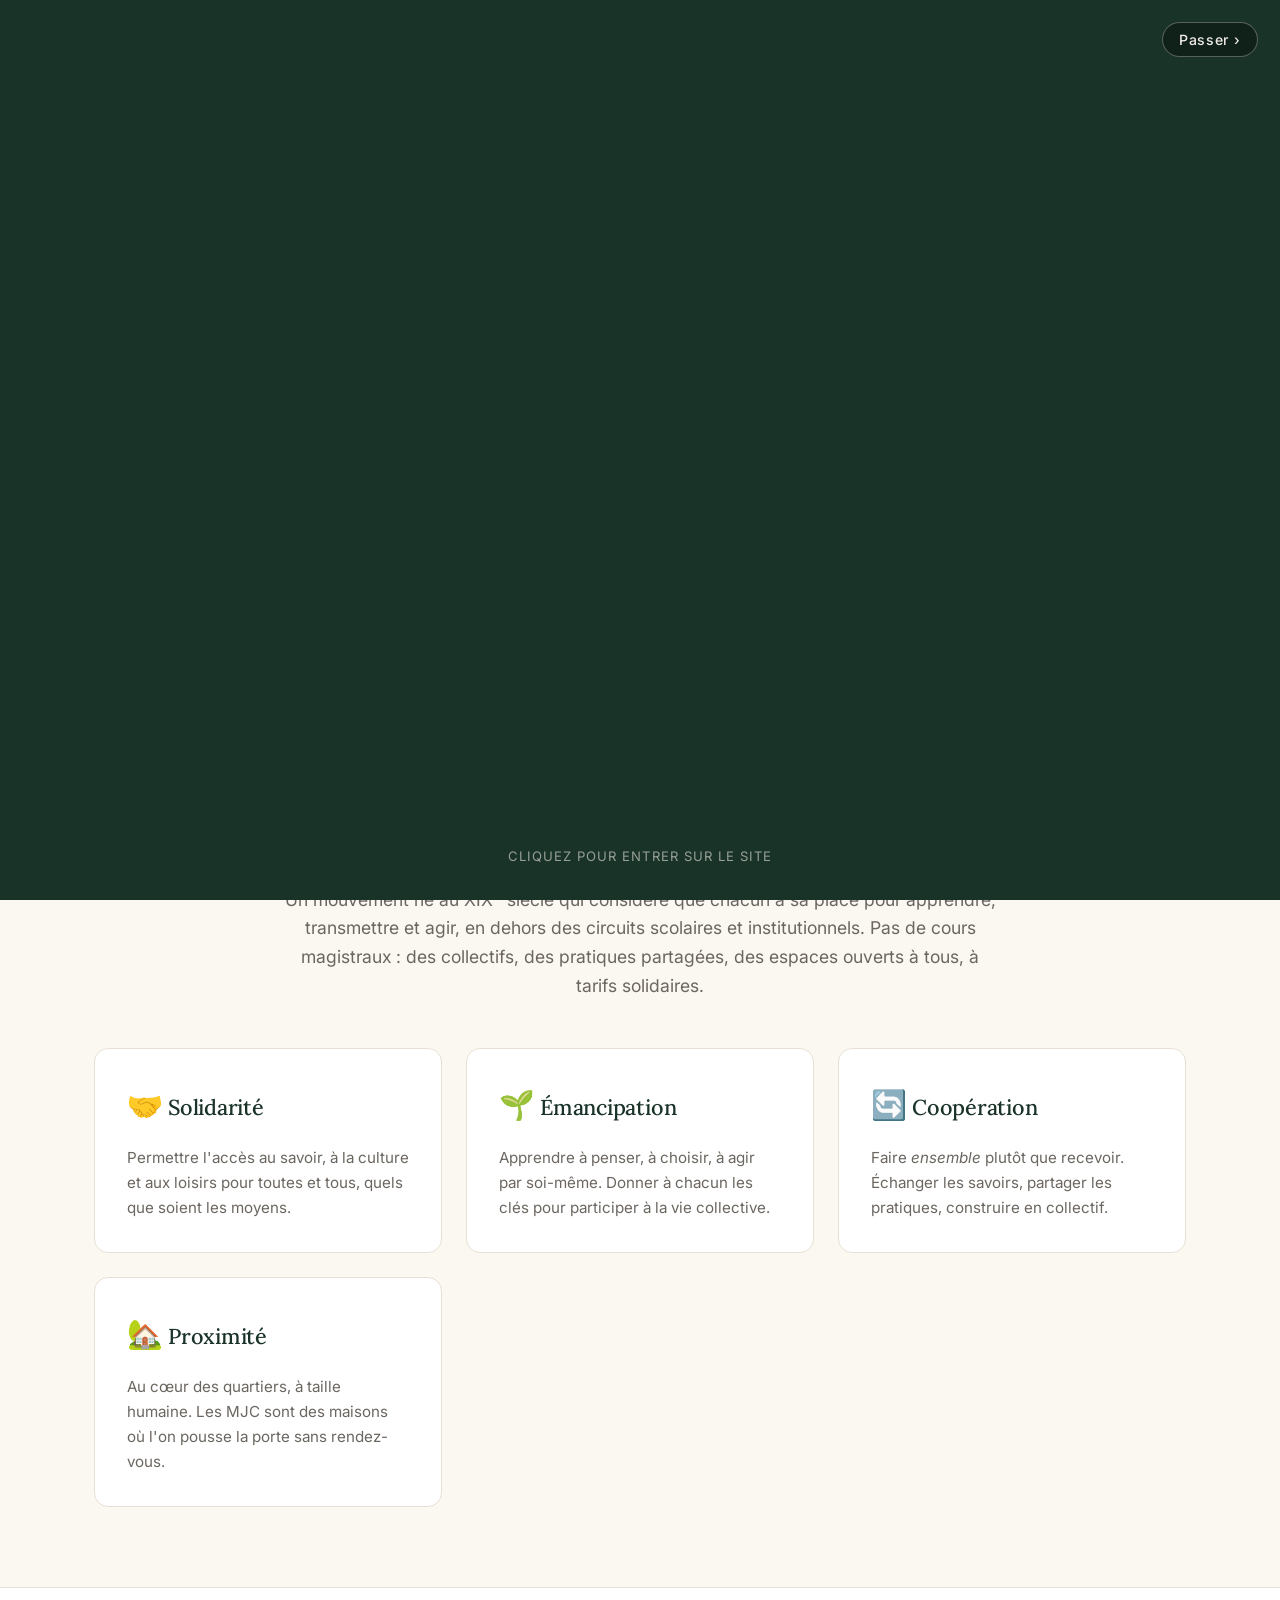
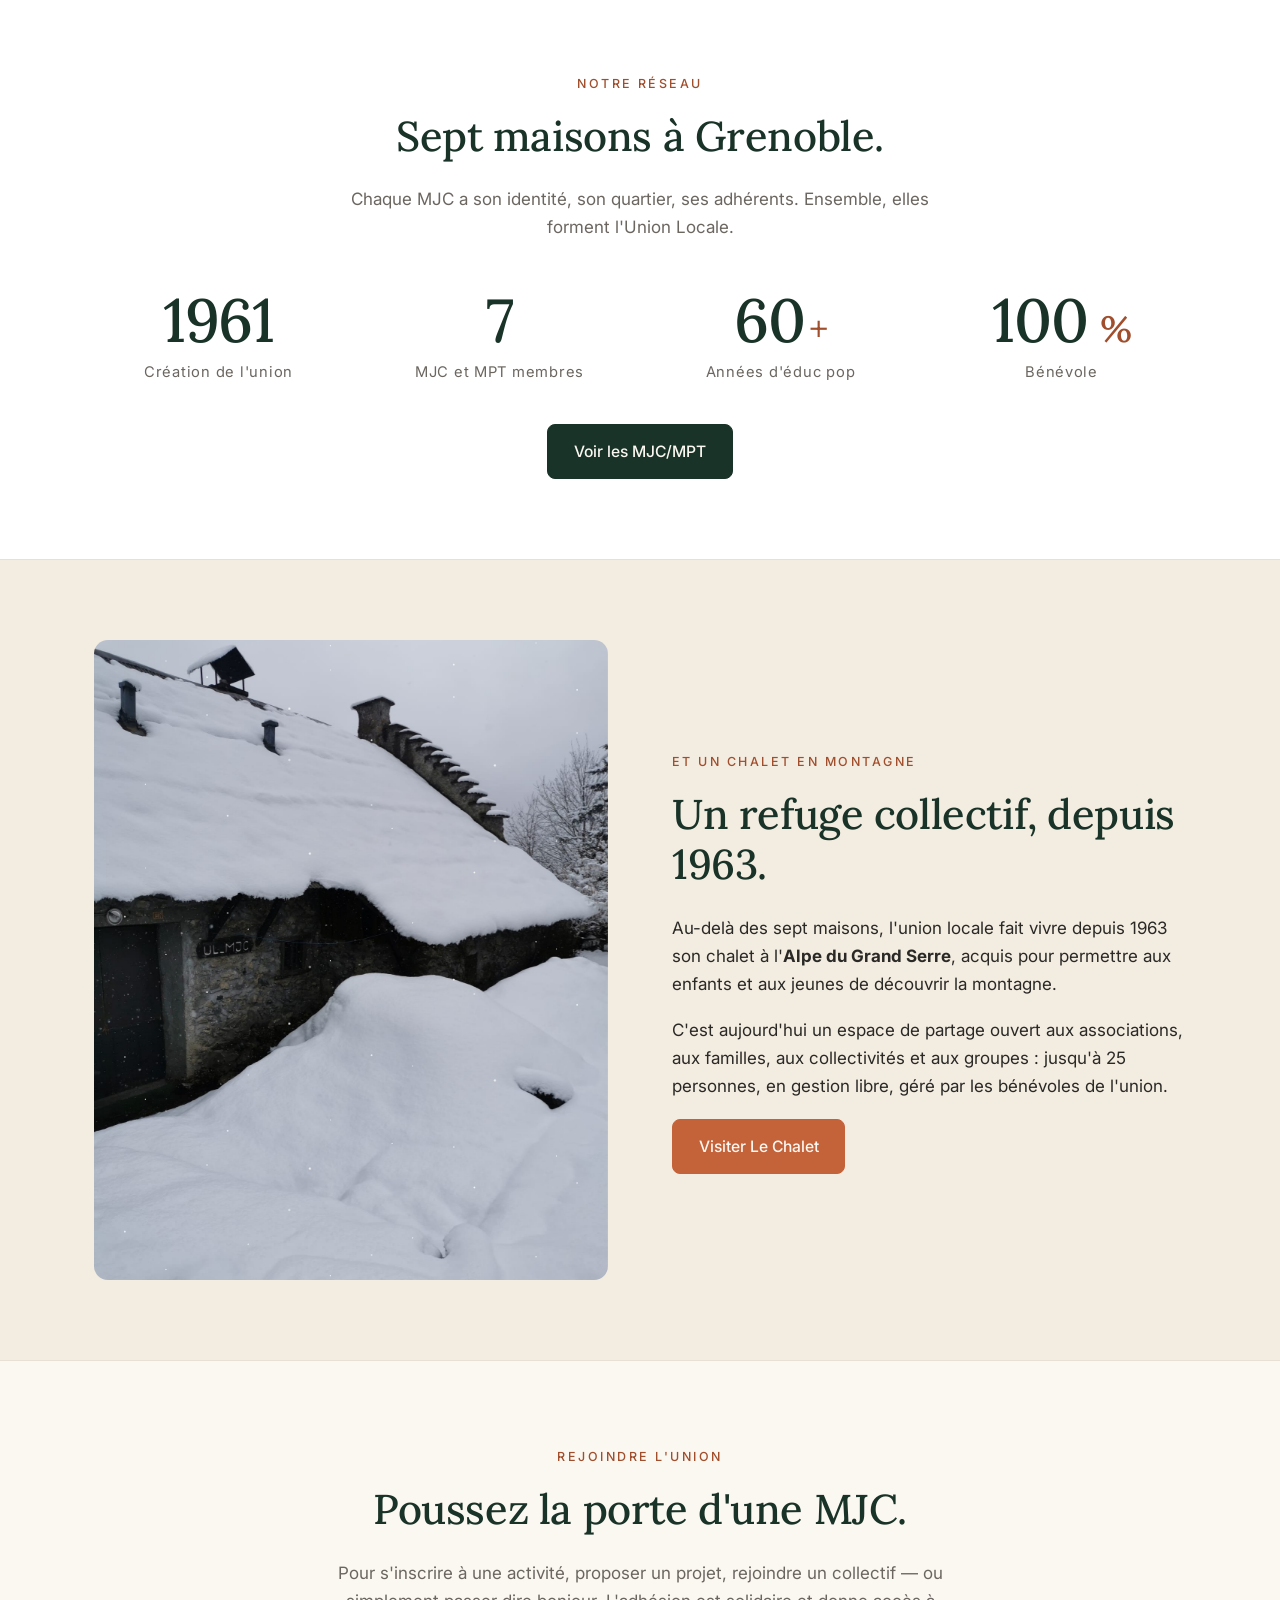
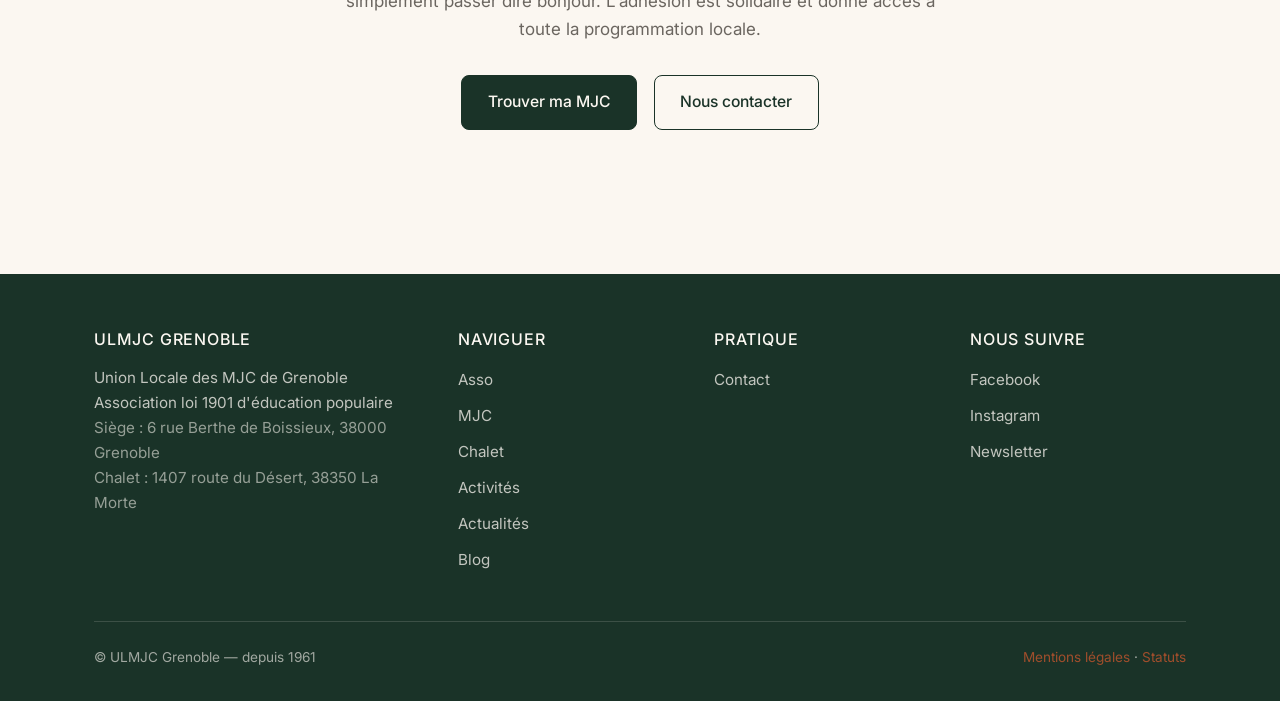
<file: index.html>
<!DOCTYPE html>
<html lang="fr">
<head>
<meta charset="UTF-8">
<meta name="viewport" content="width=device-width, initial-scale=1.0">
<meta name="description" content="L'Union Locale des MJC de Grenoble fédère 7 maisons de quartier qui font vivre l'éducation populaire depuis 1961. Et un chalet à l'Alpe du Grand Serre.">
<title>ULMJC Grenoble — l'éducation populaire en mouvement</title>
<link rel="preconnect" href="https://fonts.googleapis.com">
<link rel="preconnect" href="https://fonts.gstatic.com" crossorigin>
<link href="https://fonts.googleapis.com/css2?family=Inter:wght@300;400;500;600&family=Lora:wght@400;500;600;700&display=swap" rel="stylesheet">
<link rel="canonical" href="https://site.ulmjcgrenoble.org/">
<link rel="stylesheet" href="css/style.css?v=20260524-14">
<!-- Matomo Analytics - mode anonyme (sans cookies, IP anonymisee) -->
<script>
  var _paq = window._paq = window._paq || [];
  _paq.push(['disableCookies']);
  _paq.push(['setDoNotTrack', true]);
  _paq.push(['trackPageView']);
  _paq.push(['enableLinkTracking']);
  (function() {
    var u = "//stats.ulmjcgrenoble.org/matomo/";
    _paq.push(['setTrackerUrl', u + 'matomo.php']);
    _paq.push(['setSiteId', '1']);
    var d = document, g = d.createElement('script'), s = d.getElementsByTagName('script')[0];
    g.async = true; g.src = u + 'matomo.js'; s.parentNode.insertBefore(g, s);
  })();
</script>
<!-- End Matomo -->
<!-- Données structurées : identité de l'association pour Google -->
<script type="application/ld+json">
{
  "@context": "https://schema.org",
  "@graph": [
    {
      "@type": "Organization",
      "@id": "https://site.ulmjcgrenoble.org/#organization",
      "name": "Union Locale des MJC de Grenoble",
      "alternateName": ["ULMJC Grenoble", "ULMJC", "Union Locale des Maisons de la Jeunesse et de la Culture de Grenoble"],
      "url": "https://site.ulmjcgrenoble.org/",
      "foundingDate": "1961-09-27",
      "description": "Association loi 1901 d'éducation populaire qui fédère sept MJC et Maisons Pour Tous de Grenoble et gère un chalet à l'Alpe du Grand Serre.",
      "email": "ulmjc.gre@free.fr",
      "address": {
        "@type": "PostalAddress",
        "streetAddress": "6 rue Berthe de Boissieux",
        "postalCode": "38000",
        "addressLocality": "Grenoble",
        "addressCountry": "FR"
      }
    },
    {
      "@type": "WebSite",
      "@id": "https://site.ulmjcgrenoble.org/#website",
      "url": "https://site.ulmjcgrenoble.org/",
      "name": "ULMJC Grenoble",
      "inLanguage": "fr",
      "publisher": { "@id": "https://site.ulmjcgrenoble.org/#organization" }
    }
  ]
}
</script>
</head>
<body>

<!-- Splash d'intro : logo animé, affiché 1× par session, skipable -->
<div id="splash" class="splash" role="dialog" aria-label="Intro animée du logo ULMJC">
  <video id="splash-video" class="splash-video" playsinline muted preload="auto" aria-hidden="true">
    <source src="videos/intro.mp4" type="video/mp4">
  </video>
  <button type="button" class="splash-skip" aria-label="Passer l'intro">Passer&nbsp;›</button>
  <div class="splash-hint" aria-hidden="true">Cliquez pour entrer sur le site</div>
</div>

<header class="site-header">
  <div class="container nav">
    <a href="index.html" class="brand">
      ULMJC<span class="brand-sub">Grenoble</span>
    </a>
    <button class="nav-toggle" aria-label="Menu" onclick="document.getElementById('nav-links').classList.toggle('open')">☰</button>
    <ul class="nav-links" id="nav-links">
      <li><a href="index.html" class="active">Accueil</a></li>
      <li><a href="asso.html">Asso</a></li>
      <li><a href="les-mjc.html">MJC</a></li>
      <li><a href="chalet.php">Chalet</a></li>
      <li><a href="activites.php">Activités</a></li>
      <li><a href="actus.php">Actualités</a></li>
      <li><a href="blog.php">Blog</a></li>
      <li><a href="partenariats.php">Partenaires</a></li>
      <li><a href="contact.html">Contact</a></li>
    </ul>
  </div>
</header>

<section class="hero has-photo" data-weather-target>
  <div class="hero-bg-wrap" data-parallax>
    <video class="hero-bg" autoplay muted loop playsinline preload="metadata" poster="images/bastille.jpg" aria-hidden="true" data-loop-start="0" data-loop-end="11.2">
      <source src="videos/hero.mp4" type="video/mp4">
    </video>
  </div>
  <div class="hero-overlay"></div>
  <div class="hero-vignette"></div>
  <div class="weather-fx" aria-hidden="true"></div>
  <div class="container hero-content">
    <span class="section-eyebrow">Union Locale des MJC de Grenoble · depuis 1961</span>
    <h1>Sept maisons, un mouvement.</h1>
    <p class="lede">
      Depuis 1961, l'Union Locale des MJC de Grenoble fédère <strong>sept maisons de quartier</strong>
      qui font vivre l'éducation populaire&nbsp;: des lieux ouverts à tous pour apprendre, créer, débattre,
      faire ensemble. Et un chalet en montagne, à partager.
    </p>
    <div class="hero-actions">
      <a href="les-mjc.html" class="btn">Trouver une MJC</a>
      <a href="chalet.php" class="btn btn-ghost">Découvrir Le Chalet</a>
    </div>
  </div>
</section>

<section>
  <div class="container">
    <div class="center reveal" style="max-width: 720px; margin: 0 auto;">
      <span class="section-eyebrow">L'éducation populaire</span>
      <h2>Apprendre, créer, agir — ensemble.</h2>
      <p style="color: var(--ink-soft); font-size: 1.1rem; margin-top: 1rem;">
        Un mouvement né au XIX<sup>e</sup> siècle qui considère que chacun a sa place pour apprendre,
        transmettre et agir, en dehors des circuits scolaires et institutionnels. Pas de cours magistraux&nbsp;:
        des collectifs, des pratiques partagées, des espaces ouverts à tous, à tarifs solidaires.
      </p>
    </div>
    <div class="cards reveal-stagger">
      <div class="card">
        <div class="icon">🤝</div>
        <h3>Solidarité</h3>
        <p>Permettre l'accès au savoir, à la culture et aux loisirs pour toutes et tous, quels que soient les moyens.</p>
      </div>
      <div class="card">
        <div class="icon">🌱</div>
        <h3>Émancipation</h3>
        <p>Apprendre à penser, à choisir, à agir par soi-même. Donner à chacun les clés pour participer à la vie collective.</p>
      </div>
      <div class="card">
        <div class="icon">🔄</div>
        <h3>Coopération</h3>
        <p>Faire <em>ensemble</em> plutôt que recevoir. Échanger les savoirs, partager les pratiques, construire en collectif.</p>
      </div>
      <div class="card">
        <div class="icon">🏡</div>
        <h3>Proximité</h3>
        <p>Au cœur des quartiers, à taille humaine. Les MJC sont des maisons où l'on pousse la porte sans rendez-vous.</p>
      </div>
    </div>
  </div>
</section>

<section style="background: var(--bg-card);">
  <div class="container">
    <div class="center reveal">
      <span class="section-eyebrow">Notre réseau</span>
      <h2>Sept maisons à Grenoble.</h2>
      <p style="max-width: 620px; margin: 1rem auto 0; color: var(--ink-soft);">
        Chaque MJC a son identité, son quartier, ses adhérents. Ensemble, elles forment l'Union Locale.
      </p>
    </div>
    <div class="stats reveal-stagger">
      <div class="stat">
        <span class="stat-num"><span data-count="1961">0</span></span>
        <span class="stat-label">Création de l'union</span>
      </div>
      <div class="stat">
        <span class="stat-num"><span data-count="7">0</span></span>
        <span class="stat-label">MJC et MPT membres</span>
      </div>
      <div class="stat">
        <span class="stat-num"><span data-count="60">0</span><span class="stat-suffix">+</span></span>
        <span class="stat-label">Années d'éduc pop</span>
      </div>
      <div class="stat">
        <span class="stat-num"><span data-count="100">0</span><span class="stat-suffix">&nbsp;%</span></span>
        <span class="stat-label">Bénévole</span>
      </div>
    </div>
    <div class="center" style="margin-top: 2.5rem;">
      <a href="les-mjc.html" class="btn">Voir les MJC/MPT</a>
    </div>
  </div>
</section>

<section style="background: var(--bg-soft);">
  <div class="container">
    <div class="split reveal">
      <div class="split-img split-img-portrait"><img src="images/chalet-neige.jpg" alt="Le chalet ULMJC sous la neige à l'Alpe du Grand Serre" loading="lazy"></div>
      <div>
        <span class="section-eyebrow">Et un chalet en montagne</span>
        <h2>Un refuge collectif, depuis 1963.</h2>
        <p>
          Au-delà des sept maisons, l'union locale fait vivre depuis 1963 son chalet à l'<strong>Alpe du Grand Serre</strong>,
          acquis pour permettre aux enfants et aux jeunes de découvrir la montagne.
        </p>
        <p>
          C'est aujourd'hui un espace de partage ouvert aux associations, aux familles, aux collectivités et aux groupes&nbsp;:
          jusqu'à 25 personnes, en gestion libre, géré par les bénévoles de l'union.
        </p>
        <a href="chalet.php" class="btn btn-accent">Visiter Le Chalet</a>
      </div>
    </div>
  </div>
</section>

<section>
  <div class="container center reveal">
    <span class="section-eyebrow">Rejoindre l'union</span>
    <h2>Poussez la porte d'une MJC.</h2>
    <p style="max-width: 620px; margin: 0 auto 2rem; color: var(--ink-soft);">
      Pour s'inscrire à une activité, proposer un projet, rejoindre un collectif — ou simplement passer dire bonjour.
      L'adhésion est solidaire et donne accès à toute la programmation locale.
    </p>
    <a href="les-mjc.html" class="btn">Trouver ma MJC</a>
    <a href="contact.html" class="btn btn-ghost" style="margin-left: 0.75rem;">Nous contacter</a>
  </div>
</section>

<footer class="site-footer">
  <div class="container">
    <div class="footer-grid">
      <div>
        <h4>ULMJC Grenoble</h4>
        <p>
          Union Locale des MJC de Grenoble<br>
          Association loi 1901 d'éducation populaire<br>
          <span class="muted">Siège : 6 rue Berthe de Boissieux, 38000 Grenoble</span><br>
          <span class="muted">Chalet : 1407 route du Désert, 38350 La Morte</span>
        </p>
      </div>
      <div>
        <h4>Naviguer</h4>
        <ul>
          <li><a href="asso.html">Asso</a></li>
          <li><a href="les-mjc.html">MJC</a></li>
          <li><a href="chalet.php">Chalet</a></li>
          <li><a href="activites.php">Activités</a></li>
          <li><a href="actus.php">Actualités</a></li>
      <li><a href="blog.php">Blog</a></li>
        </ul>
      </div>
      <div>
        <h4>Pratique</h4>
        <ul>
          <li><a href="contact.html">Contact</a></li>
        </ul>
      </div>
      <div>
        <h4>Nous suivre</h4>
        <ul>
          <li><a href="#">Facebook</a></li>
          <li><a href="#">Instagram</a></li>
          <li><a href="mailto:ulmjc.gre@free.fr">Newsletter</a></li>
        </ul>
      </div>
    </div>
    <div class="footer-bottom">
      <span>© ULMJC Grenoble — depuis 1961</span>
      <span><a href="mentions-legales.html">Mentions légales</a> · <a href="#">Statuts</a></span>
    </div>
  </div>
</footer>

<script src="js/main.js?v=20260524-14"></script>

</body>
</html>
</file>
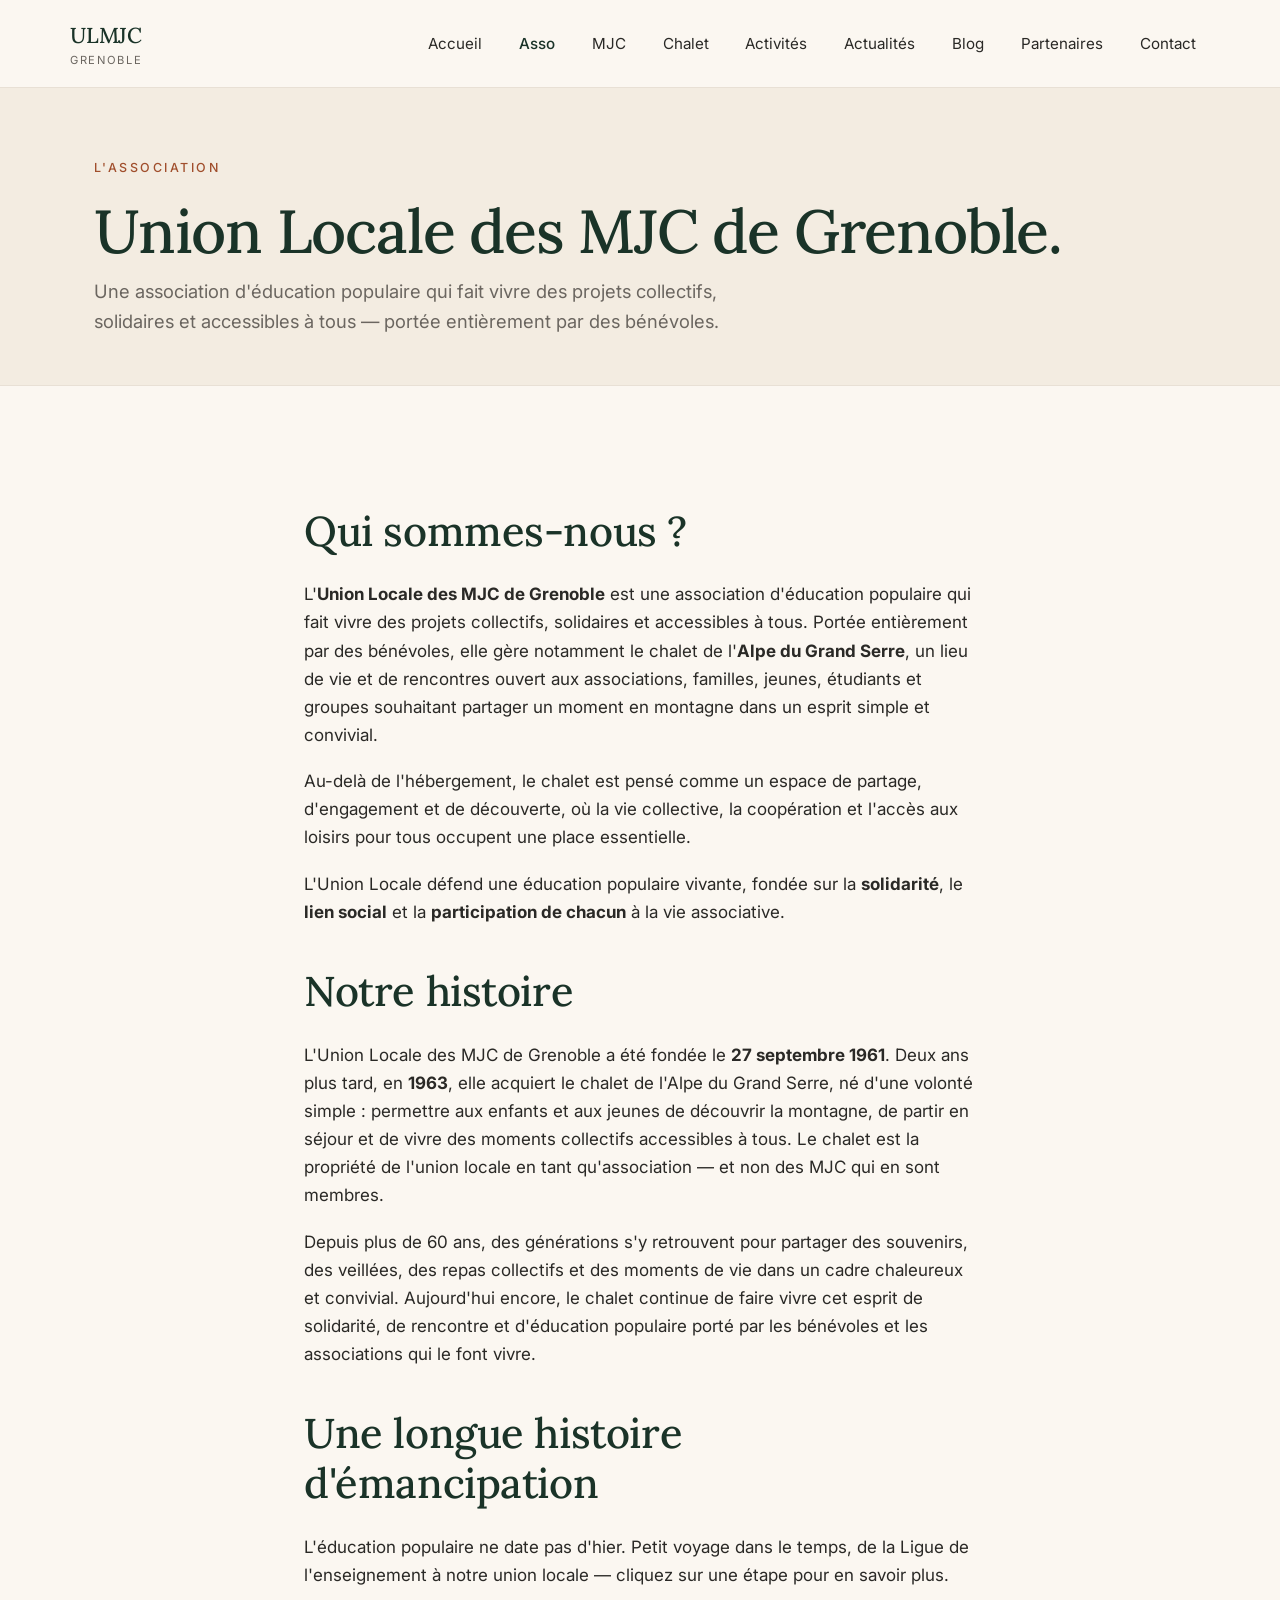
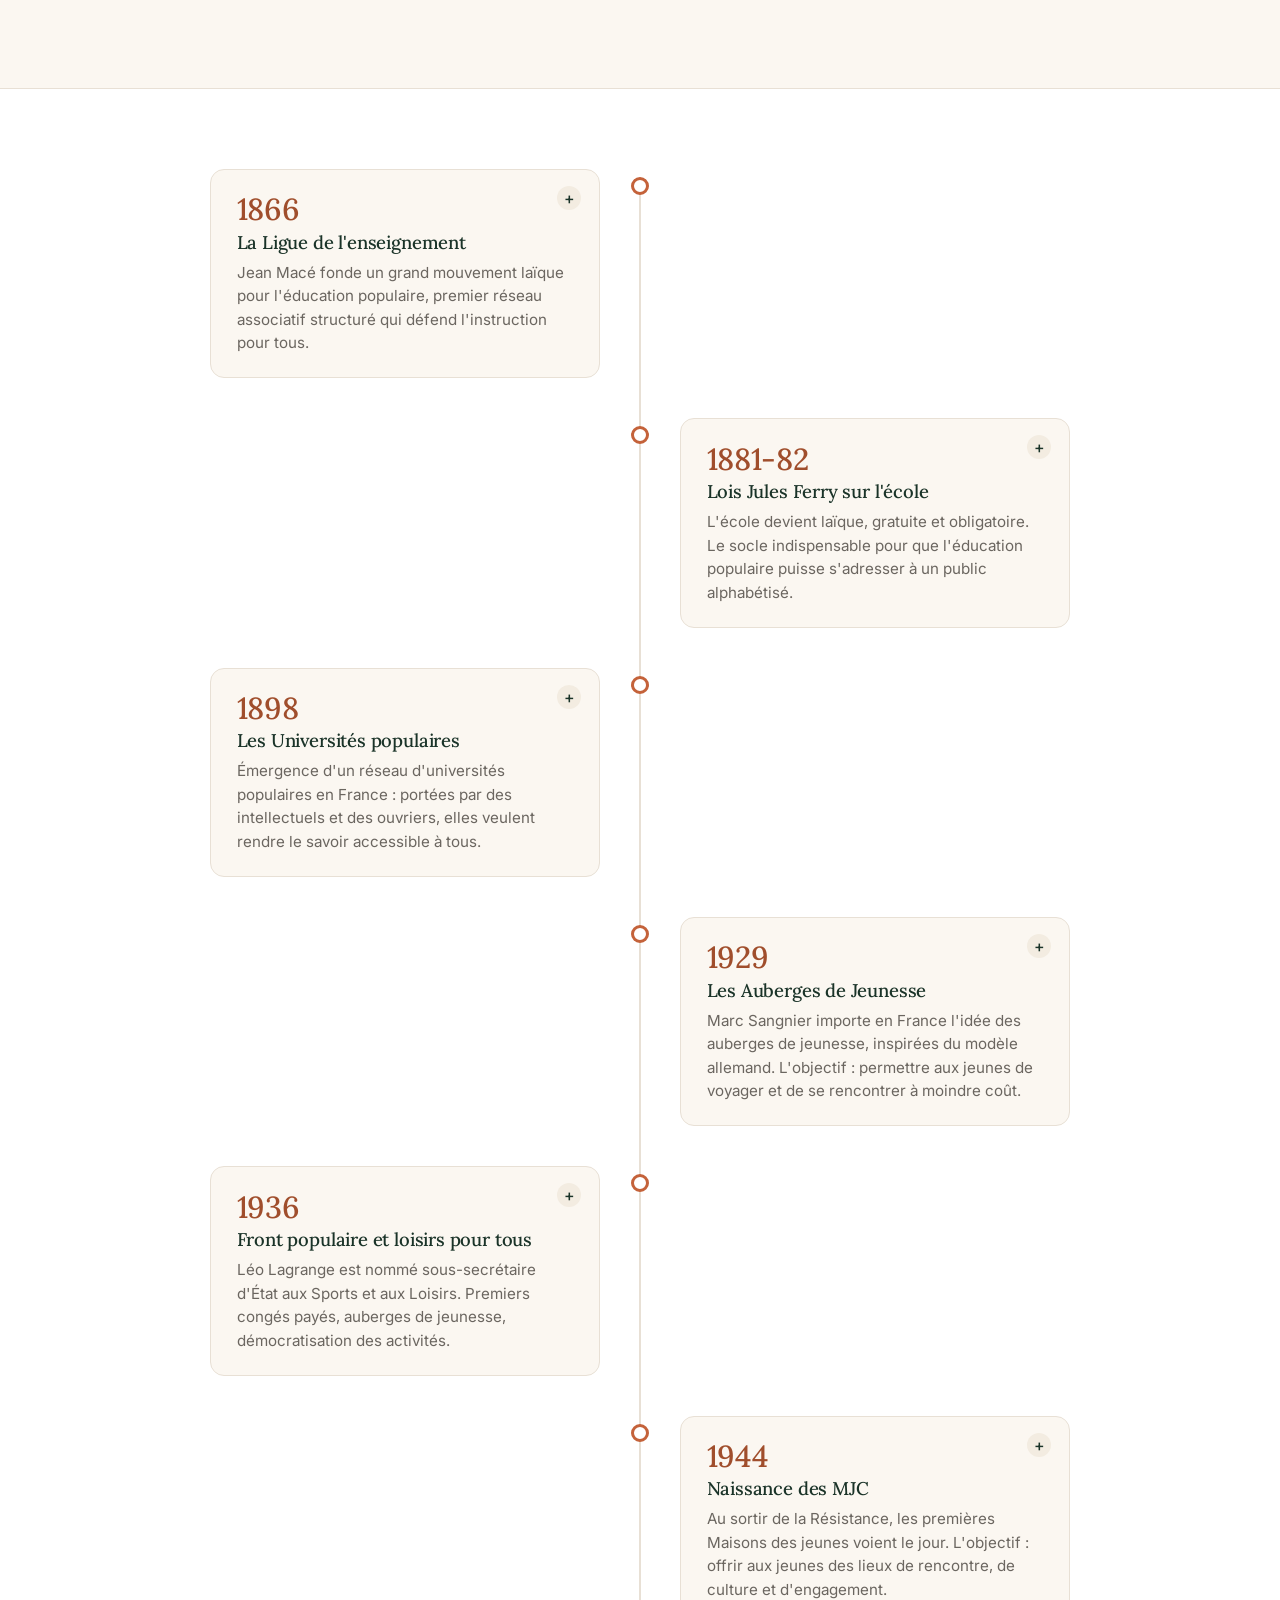
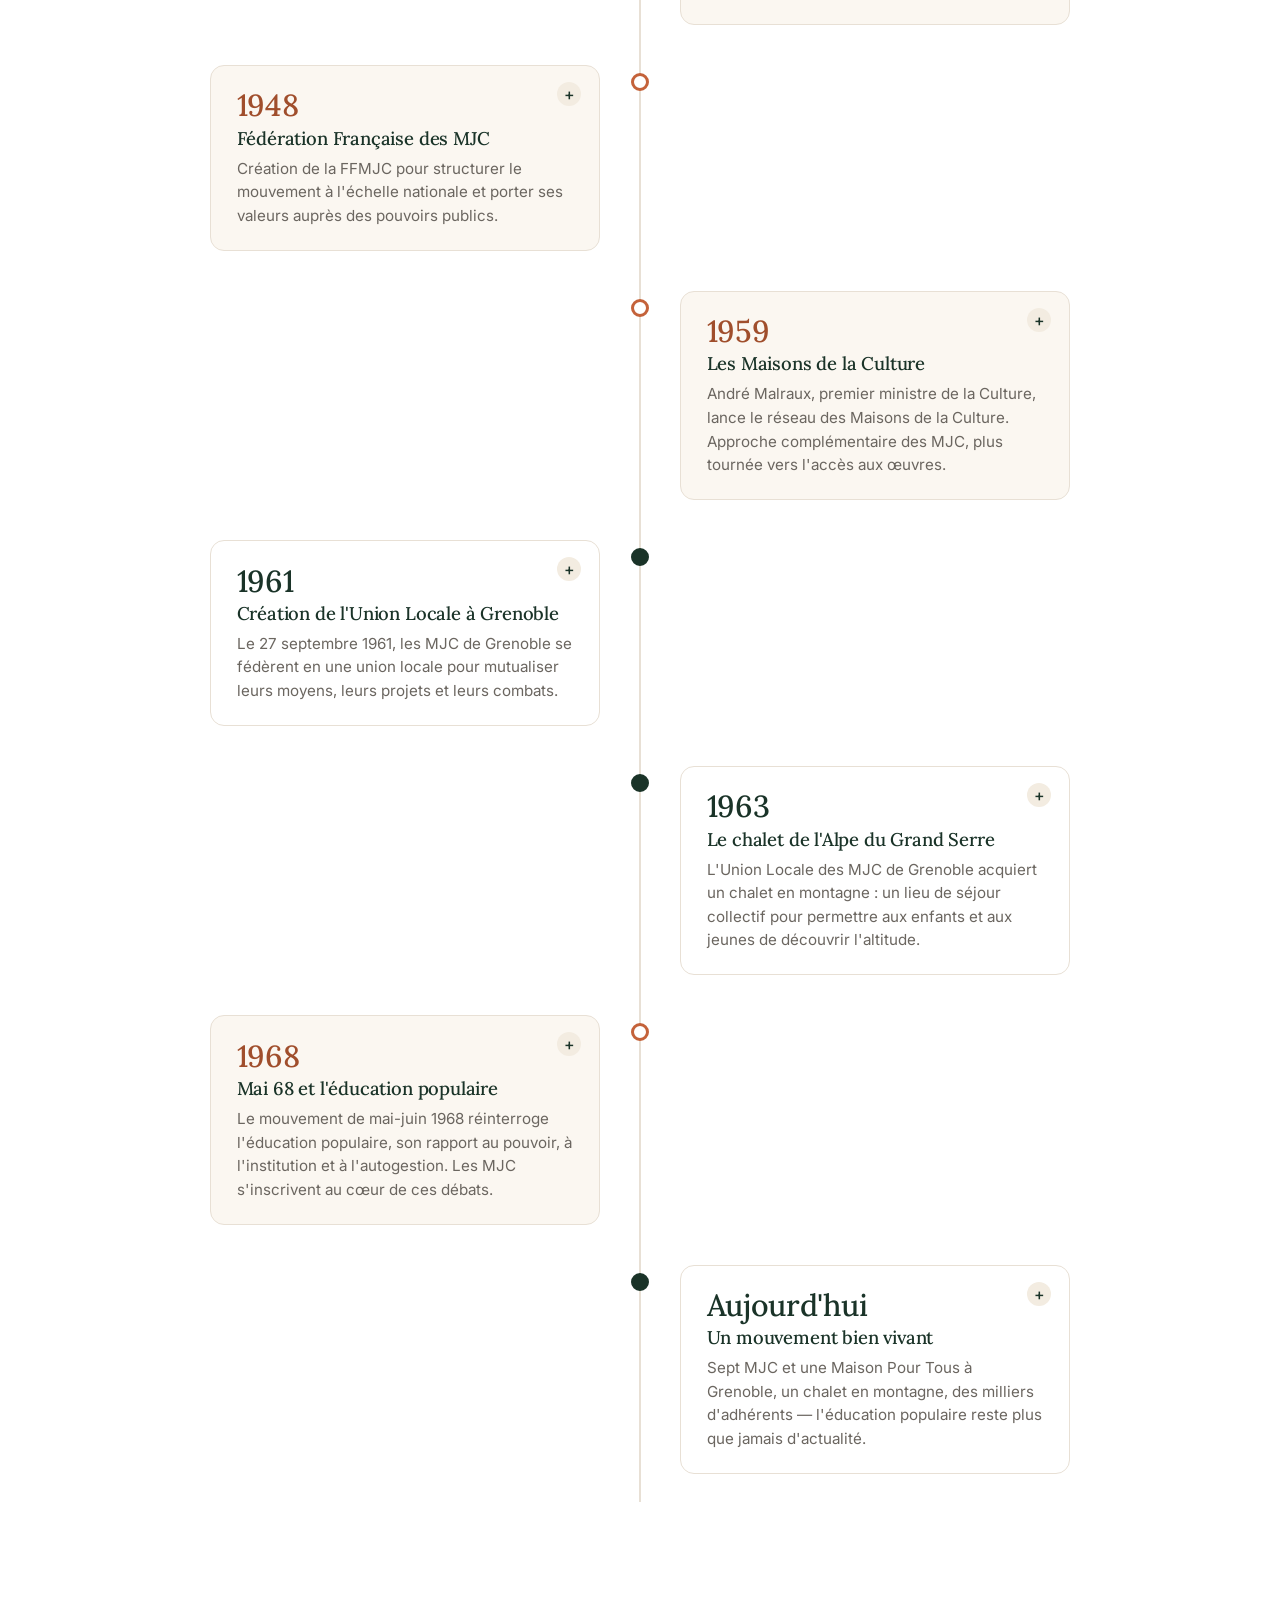
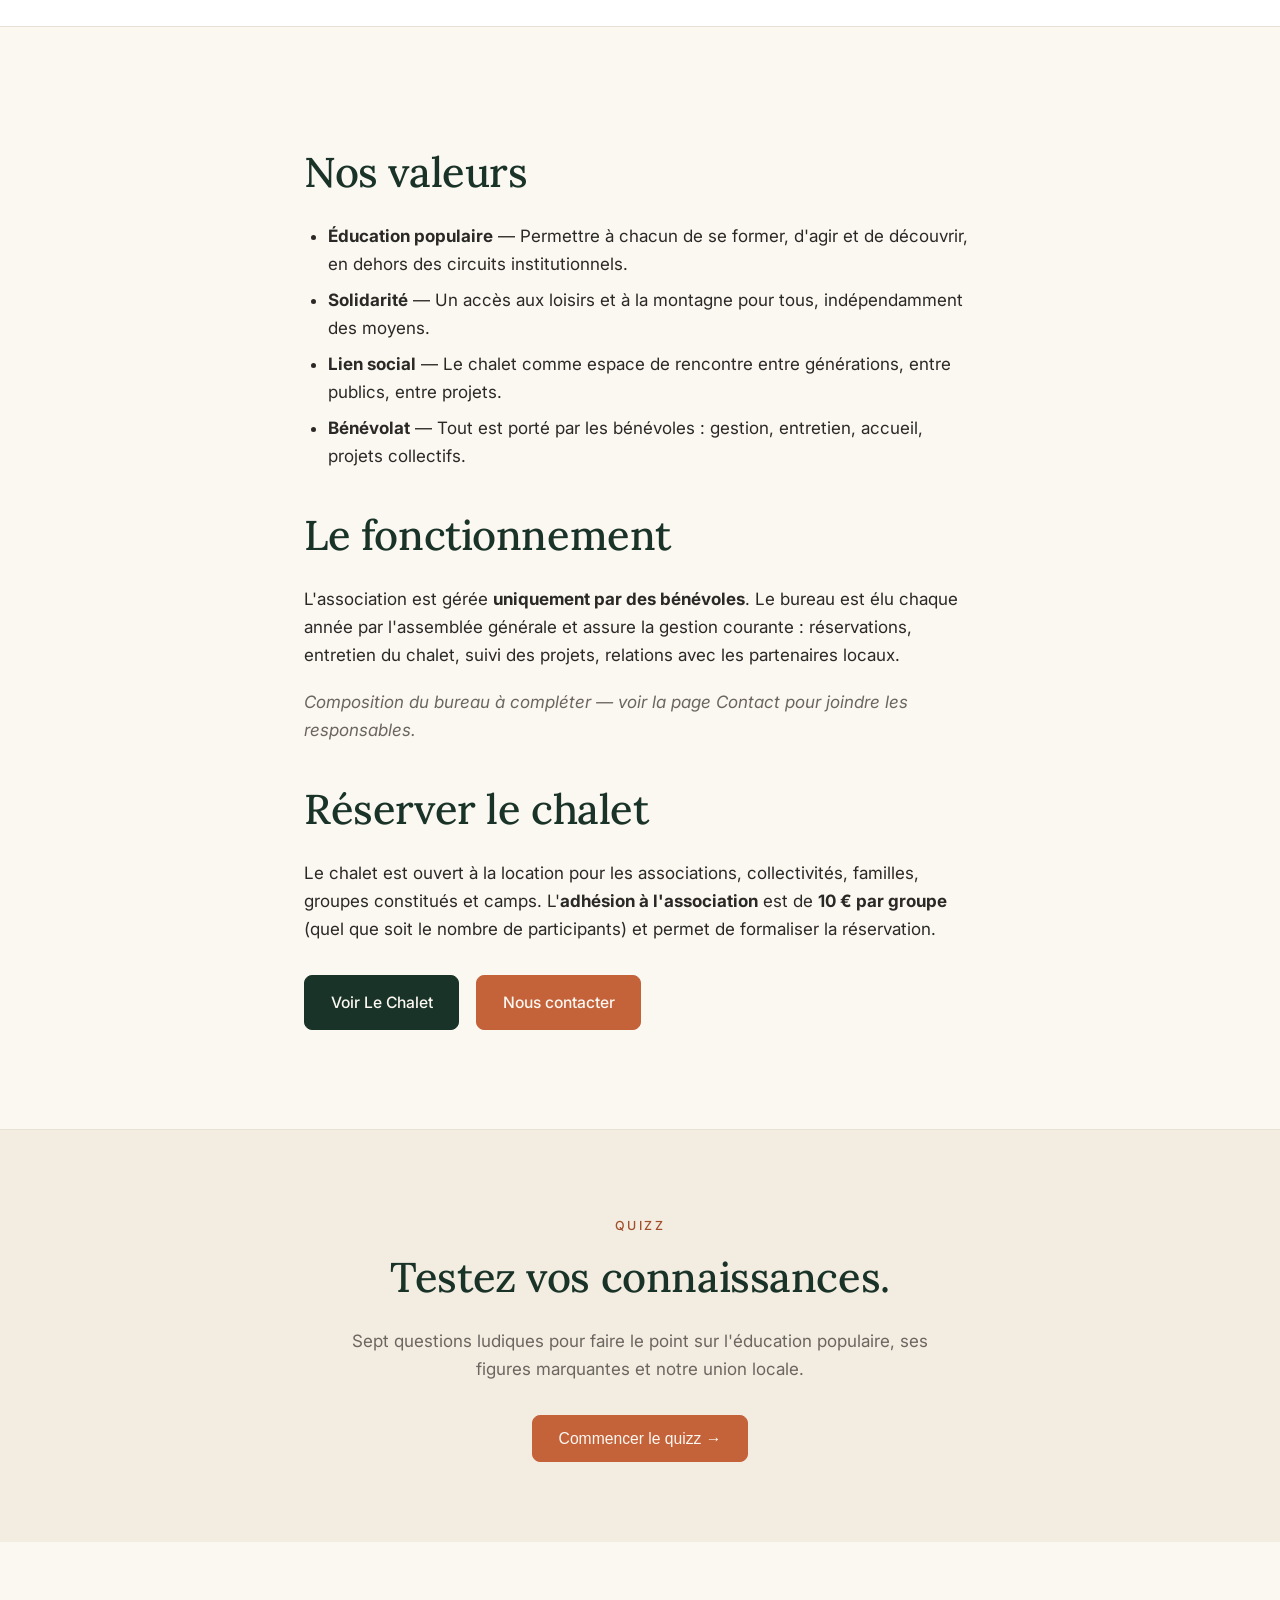
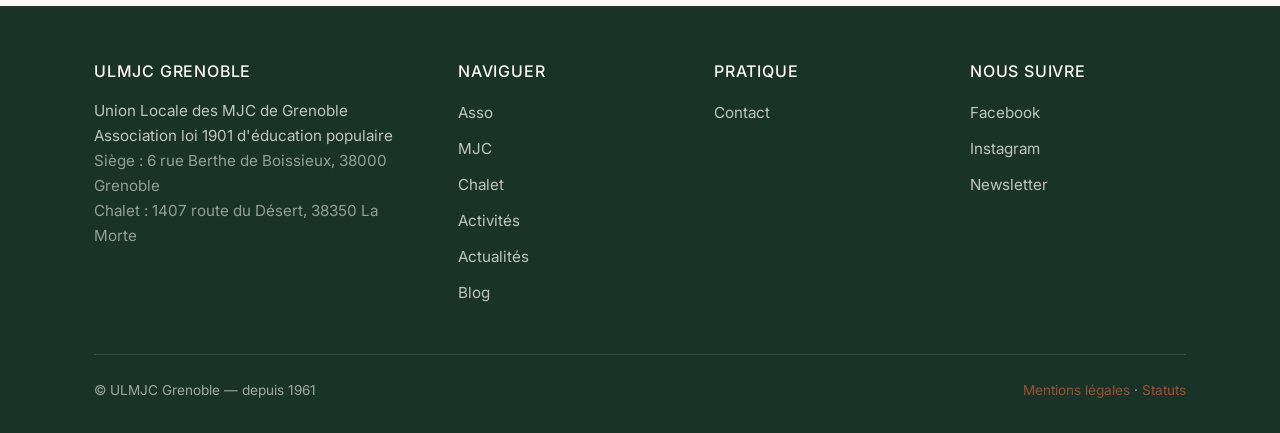
<file: asso.html>
<!DOCTYPE html>
<html lang="fr">
<head>
<meta charset="UTF-8">
<meta name="viewport" content="width=device-width, initial-scale=1.0">
<meta name="description" content="L'Union Locale des MJC de Grenoble : association d'éducation populaire, gérée par des bénévoles, qui fait vivre le chalet de l'Alpe du Grand Serre depuis 1963.">
<title>L'asso — ULMJC Grenoble</title>
<link rel="preconnect" href="https://fonts.googleapis.com">
<link rel="preconnect" href="https://fonts.gstatic.com" crossorigin>
<link href="https://fonts.googleapis.com/css2?family=Inter:wght@300;400;500;600&family=Lora:wght@400;500;600;700&display=swap" rel="stylesheet">
<link rel="canonical" href="https://site.ulmjcgrenoble.org/asso.html">
<link rel="stylesheet" href="css/style.css?v=20260524-14">
<!-- Matomo Analytics - mode anonyme (sans cookies, IP anonymisee) -->
<script>
  var _paq = window._paq = window._paq || [];
  _paq.push(['disableCookies']);
  _paq.push(['setDoNotTrack', true]);
  _paq.push(['trackPageView']);
  _paq.push(['enableLinkTracking']);
  (function() {
    var u = "//stats.ulmjcgrenoble.org/matomo/";
    _paq.push(['setTrackerUrl', u + 'matomo.php']);
    _paq.push(['setSiteId', '1']);
    var d = document, g = d.createElement('script'), s = d.getElementsByTagName('script')[0];
    g.async = true; g.src = u + 'matomo.js'; s.parentNode.insertBefore(g, s);
  })();
</script>
<!-- End Matomo -->
</head>
<body>

<header class="site-header">
  <div class="container nav">
    <a href="index.html" class="brand">ULMJC<span class="brand-sub">Grenoble</span></a>
    <button class="nav-toggle" aria-label="Menu" onclick="document.getElementById('nav-links').classList.toggle('open')">☰</button>
    <ul class="nav-links" id="nav-links">
      <li><a href="index.html">Accueil</a></li>
      <li><a href="asso.html" class="active">Asso</a></li>
      <li><a href="les-mjc.html">MJC</a></li>
      <li><a href="chalet.php">Chalet</a></li>
      <li><a href="activites.php">Activités</a></li>
      <li><a href="actus.php">Actualités</a></li>
      <li><a href="blog.php">Blog</a></li>
      <li><a href="partenariats.php">Partenaires</a></li>
      <li><a href="contact.html">Contact</a></li>
    </ul>
  </div>
</header>

<div class="page-header">
  <div class="container">
    <span class="section-eyebrow">L'association</span>
    <h1>Union Locale des MJC de Grenoble.</h1>
    <p class="lede">Une association d'éducation populaire qui fait vivre des projets collectifs, solidaires et accessibles à tous — portée entièrement par des bénévoles.</p>
  </div>
</div>

<section>
  <div class="container prose reveal">
    <h2>Qui sommes-nous&nbsp;?</h2>
    <p>
      L'<strong>Union Locale des MJC de Grenoble</strong> est une association d'éducation populaire qui fait vivre des projets
      collectifs, solidaires et accessibles à tous. Portée entièrement par des bénévoles, elle gère notamment le chalet
      de l'<strong>Alpe du Grand Serre</strong>, un lieu de vie et de rencontres ouvert aux associations, familles, jeunes,
      étudiants et groupes souhaitant partager un moment en montagne dans un esprit simple et convivial.
    </p>
    <p>
      Au-delà de l'hébergement, le chalet est pensé comme un espace de partage, d'engagement et de découverte,
      où la vie collective, la coopération et l'accès aux loisirs pour tous occupent une place essentielle.
    </p>
    <p>
      L'Union Locale défend une éducation populaire vivante, fondée sur la <strong>solidarité</strong>,
      le <strong>lien social</strong> et la <strong>participation de chacun</strong> à la vie associative.
    </p>

    <h2>Notre histoire</h2>
    <p>
      L'Union Locale des MJC de Grenoble a été fondée le <strong>27 septembre 1961</strong>. Deux ans plus tard, en
      <strong>1963</strong>, elle acquiert le chalet de l'Alpe du Grand Serre, né d'une volonté simple&nbsp;:
      permettre aux enfants et aux jeunes de découvrir la montagne, de partir en séjour et de vivre des moments collectifs
      accessibles à tous. Le chalet est la propriété de l'union locale en tant qu'association — et non des MJC qui en sont membres.
    </p>
    <p>
      Depuis plus de 60 ans, des générations s'y retrouvent pour partager des souvenirs, des veillées, des repas collectifs
      et des moments de vie dans un cadre chaleureux et convivial. Aujourd'hui encore, le chalet continue de faire vivre cet
      esprit de solidarité, de rencontre et d'éducation populaire porté par les bénévoles et les associations qui le font vivre.
    </p>

    <h2>Une longue histoire d'émancipation</h2>
    <p>
      L'éducation populaire ne date pas d'hier. Petit voyage dans le temps, de la Ligue de
      l'enseignement à notre union locale — cliquez sur une étape pour en savoir plus.
    </p>
  </div>
</section>

<section style="background: var(--bg-card); padding-top: 2rem;">
  <div class="container">
    <ol class="timeline reveal-stagger" data-timeline>

      <li class="timeline-item">
        <div class="timeline-marker"></div>
        <button type="button" class="timeline-content" aria-expanded="false">
          <span class="timeline-year">1866</span>
          <h3>La Ligue de l'enseignement</h3>
          <p>Jean Macé fonde un grand mouvement laïque pour l'éducation populaire, premier réseau associatif structuré qui défend l'instruction pour tous.</p>
          <div class="timeline-detail" hidden>
            <p>L'objectif de Macé est résolument politique&nbsp;: « instruire les électeurs pour faire la République ». La Ligue prend une ampleur nationale et reste, aujourd'hui encore, l'une des plus grandes fédérations d'éducation populaire en France.</p>
          </div>
        </button>
      </li>

      <li class="timeline-item">
        <div class="timeline-marker"></div>
        <button type="button" class="timeline-content" aria-expanded="false">
          <span class="timeline-year">1881-82</span>
          <h3>Lois Jules Ferry sur l'école</h3>
          <p>L'école devient laïque, gratuite et obligatoire. Le socle indispensable pour que l'éducation populaire puisse s'adresser à un public alphabétisé.</p>
          <div class="timeline-detail" hidden>
            <p>Jules Ferry (1832-1893), ministre de l'Instruction publique, fait voter les lois fondatrices de l'école républicaine. Sans cette base scolaire, le mouvement d'éducation populaire qui suit (universités populaires, MJC…) n'aurait pas eu le même écho dans toutes les classes sociales.</p>
          </div>
        </button>
      </li>

      <li class="timeline-item">
        <div class="timeline-marker"></div>
        <button type="button" class="timeline-content" aria-expanded="false">
          <span class="timeline-year">1898</span>
          <h3>Les Universités populaires</h3>
          <p>Émergence d'un réseau d'universités populaires en France&nbsp;: portées par des intellectuels et des ouvriers, elles veulent rendre le savoir accessible à tous.</p>
          <div class="timeline-detail" hidden>
            <p>Le mouvement, initié notamment par <strong>Georges Deherme</strong> (1870-1937) à Paris avec son université populaire « La Coopération des idées », ouvre des centaines de structures locales. Conférences, débats, cours du soir&nbsp;: les classes populaires accèdent à la culture, aux sciences, à la philosophie en dehors du système scolaire classique.</p>
          </div>
        </button>
      </li>

      <li class="timeline-item">
        <div class="timeline-marker"></div>
        <button type="button" class="timeline-content" aria-expanded="false">
          <span class="timeline-year">1929</span>
          <h3>Les Auberges de Jeunesse</h3>
          <p>Marc Sangnier importe en France l'idée des auberges de jeunesse, inspirées du modèle allemand. L'objectif&nbsp;: permettre aux jeunes de voyager et de se rencontrer à moindre coût.</p>
          <div class="timeline-detail" hidden>
            <p><strong>Marc Sangnier</strong> (1873-1950), pacifiste et catholique social, fonde la Ligue française des auberges de jeunesse. C'est l'un des premiers réseaux qui démocratisent les loisirs collectifs et l'apprentissage du « vivre-ensemble » par le voyage.</p>
          </div>
        </button>
      </li>

      <li class="timeline-item">
        <div class="timeline-marker"></div>
        <button type="button" class="timeline-content" aria-expanded="false">
          <span class="timeline-year">1936</span>
          <h3>Front populaire et loisirs pour tous</h3>
          <p>Léo Lagrange est nommé sous-secrétaire d'État aux Sports et aux Loisirs. Premiers congés payés, auberges de jeunesse, démocratisation des activités.</p>
          <div class="timeline-detail" hidden>
            <p><strong>Léo Lagrange</strong> (1900-1940) considère que « les loisirs ne sont plus un luxe mais un droit ». Il met en place les billets de train à tarif réduit, le brevet sportif populaire, soutient les colonies de vacances et les auberges. Mort au combat en 1940, il reste une figure tutélaire de l'éducation populaire.</p>
          </div>
        </button>
      </li>

      <li class="timeline-item">
        <div class="timeline-marker"></div>
        <button type="button" class="timeline-content" aria-expanded="false">
          <span class="timeline-year">1944</span>
          <h3>Naissance des MJC</h3>
          <p>Au sortir de la Résistance, les premières Maisons des jeunes voient le jour. L'objectif&nbsp;: offrir aux jeunes des lieux de rencontre, de culture et d'engagement.</p>
          <div class="timeline-detail" hidden>
            <p>Le mouvement émerge dans la mouvance de la Résistance, porté notamment par <strong>André Philip</strong> (1902-1970) et la République à reconstruire. Soutenues par le ministère de l'Éducation nationale, les MJC deviennent rapidement des piliers de la vie locale dans toute la France, à la croisée du social, du culturel et de l'éducatif.</p>
          </div>
        </button>
      </li>

      <li class="timeline-item">
        <div class="timeline-marker"></div>
        <button type="button" class="timeline-content" aria-expanded="false">
          <span class="timeline-year">1948</span>
          <h3>Fédération Française des MJC</h3>
          <p>Création de la FFMJC pour structurer le mouvement à l'échelle nationale et porter ses valeurs auprès des pouvoirs publics.</p>
          <div class="timeline-detail" hidden>
            <p>La fédération organise la formation des animateurs, soutient l'ouverture de nouvelles maisons et fait évoluer le statut associatif des MJC. C'est l'institutionnalisation d'un mouvement né dans la Résistance.</p>
          </div>
        </button>
      </li>

      <li class="timeline-item">
        <div class="timeline-marker"></div>
        <button type="button" class="timeline-content" aria-expanded="false">
          <span class="timeline-year">1959</span>
          <h3>Les Maisons de la Culture</h3>
          <p>André Malraux, premier ministre de la Culture, lance le réseau des Maisons de la Culture. Approche complémentaire des MJC, plus tournée vers l'accès aux œuvres.</p>
          <div class="timeline-detail" hidden>
            <p><strong>André Malraux</strong> (1901-1976), nommé ministre par le général de Gaulle, veut « rendre accessibles à la France les œuvres capitales de l'humanité ». Les Maisons de la Culture ouvrent dans plusieurs grandes villes (Le Havre, Grenoble, Amiens…) et dialoguent avec le réseau des MJC.</p>
          </div>
        </button>
      </li>

      <li class="timeline-item ulmjc">
        <div class="timeline-marker"></div>
        <button type="button" class="timeline-content" aria-expanded="false">
          <span class="timeline-year">1961</span>
          <h3>Création de l'Union Locale à Grenoble</h3>
          <p>Le 27 septembre 1961, les MJC de Grenoble se fédèrent en une union locale pour mutualiser leurs moyens, leurs projets et leurs combats.</p>
          <div class="timeline-detail" hidden>
            <p>L'ULMJC réunit aujourd'hui sept maisons réparties dans les quartiers de Grenoble. Une voix commune, des outils partagés et un esprit de solidarité concrète — dont le chalet de l'Alpe du Grand Serre est l'incarnation la plus connue.</p>
          </div>
        </button>
      </li>

      <li class="timeline-item ulmjc">
        <div class="timeline-marker"></div>
        <button type="button" class="timeline-content" aria-expanded="false">
          <span class="timeline-year">1963</span>
          <h3>Le chalet de l'Alpe du Grand Serre</h3>
          <p>L'Union Locale des MJC de Grenoble acquiert un chalet en montagne&nbsp;: un lieu de séjour collectif pour permettre aux enfants et aux jeunes de découvrir l'altitude.</p>
          <div class="timeline-detail" hidden>
            <p>60 ans plus tard, le chalet accueille toujours des associations, des familles et des camps de mineurs. Il est entièrement géré par les bénévoles de l'union locale.</p>
          </div>
        </button>
      </li>

      <li class="timeline-item">
        <div class="timeline-marker"></div>
        <button type="button" class="timeline-content" aria-expanded="false">
          <span class="timeline-year">1968</span>
          <h3>Mai 68 et l'éducation populaire</h3>
          <p>Le mouvement de mai-juin 1968 réinterroge l'éducation populaire, son rapport au pouvoir, à l'institution et à l'autogestion. Les MJC s'inscrivent au cœur de ces débats.</p>
          <div class="timeline-detail" hidden>
            <p>L'animation socio-culturelle, théorisée notamment par <strong>Joffre Dumazedier</strong> (1915-2002) et les penseurs de l'éduc pop, prend un nouvel essor. Les pratiques se renouvellent&nbsp;: ateliers participatifs, théâtre populaire, radios libres, mouvements écologistes naissants — tous puisent dans l'héritage des MJC.</p>
          </div>
        </button>
      </li>

      <li class="timeline-item ulmjc">
        <div class="timeline-marker"></div>
        <button type="button" class="timeline-content" aria-expanded="false">
          <span class="timeline-year">Aujourd'hui</span>
          <h3>Un mouvement bien vivant</h3>
          <p>Sept MJC et une Maison Pour Tous à Grenoble, un chalet en montagne, des milliers d'adhérents — l'éducation populaire reste plus que jamais d'actualité.</p>
          <div class="timeline-detail" hidden>
            <p>Au-delà des activités, l'union locale défend une certaine idée du vivre-ensemble&nbsp;: solidarité, émancipation, coopération, proximité. Quatre valeurs qui guident chaque projet.</p>
          </div>
        </button>
      </li>

    </ol>
  </div>
</section>

<section>
  <div class="container prose reveal">
    <h2>Nos valeurs</h2>
    <ul>
      <li><strong>Éducation populaire</strong> — Permettre à chacun de se former, d'agir et de découvrir, en dehors des circuits institutionnels.</li>
      <li><strong>Solidarité</strong> — Un accès aux loisirs et à la montagne pour tous, indépendamment des moyens.</li>
      <li><strong>Lien social</strong> — Le chalet comme espace de rencontre entre générations, entre publics, entre projets.</li>
      <li><strong>Bénévolat</strong> — Tout est porté par les bénévoles : gestion, entretien, accueil, projets collectifs.</li>
    </ul>

    <h2>Le fonctionnement</h2>
    <p>
      L'association est gérée <strong>uniquement par des bénévoles</strong>. Le bureau est élu chaque année par l'assemblée
      générale et assure la gestion courante : réservations, entretien du chalet, suivi des projets, relations avec les
      partenaires locaux.
    </p>
    <p class="muted"><em>Composition du bureau à compléter — voir la page Contact pour joindre les responsables.</em></p>

    <h2>Réserver le chalet</h2>
    <p>
      Le chalet est ouvert à la location pour les associations, collectivités, familles, groupes constitués et camps.
      L'<strong>adhésion à l'association</strong> est de <strong>10&nbsp;€ par groupe</strong> (quel que soit le nombre de participants)
      et permet de formaliser la réservation.
    </p>
    <p style="margin-top: 2rem;">
      <a href="chalet.php" class="btn">Voir Le Chalet</a>
      <a href="contact.html" class="btn btn-accent" style="margin-left: 0.75rem;">Nous contacter</a>
    </p>
  </div>
</section>

<section style="background: var(--bg-soft);">
  <div class="container">
    <div class="quiz reveal" data-quiz>
      <div class="quiz-intro center" data-quiz-intro>
        <span class="section-eyebrow">Quizz</span>
        <h2>Testez vos connaissances.</h2>
        <p style="max-width: 580px; margin: 1rem auto 2rem; color: var(--ink-soft);">
          Sept questions ludiques pour faire le point sur l'éducation populaire,
          ses figures marquantes et notre union locale.
        </p>
        <button type="button" class="btn btn-accent quiz-start">Commencer le quizz →</button>
      </div>

      <ol class="quiz-questions" hidden>

        <li class="quiz-question" data-correct="b">
          <h3>1. Qui a fondé la Ligue de l'enseignement en 1866&nbsp;?</h3>
          <ul class="quiz-answers">
            <li><button type="button" data-choice="a">Jules Ferry</button></li>
            <li><button type="button" data-choice="b">Jean Macé</button></li>
            <li><button type="button" data-choice="c">Léo Lagrange</button></li>
            <li><button type="button" data-choice="d">André Malraux</button></li>
          </ul>
          <p class="quiz-explanation" hidden>Jean Macé, journaliste et pédagogue républicain, voulait « instruire les électeurs pour faire la République ».</p>
        </li>

        <li class="quiz-question" data-correct="b">
          <h3>2. En quelle année les premiers congés payés ont-ils été instaurés en France&nbsp;?</h3>
          <ul class="quiz-answers">
            <li><button type="button" data-choice="a">1882</button></li>
            <li><button type="button" data-choice="b">1936</button></li>
            <li><button type="button" data-choice="c">1944</button></li>
            <li><button type="button" data-choice="d">1968</button></li>
          </ul>
          <p class="quiz-explanation" hidden>Sous le Front populaire, Léo Lagrange porte la loi des congés payés et lance les loisirs populaires. C'est l'acte de naissance d'une politique publique de l'éducation populaire.</p>
        </li>

        <li class="quiz-question" data-correct="a">
          <h3>3. Que signifie l'acronyme MJC&nbsp;?</h3>
          <ul class="quiz-answers">
            <li><button type="button" data-choice="a">Maisons des Jeunes et de la Culture</button></li>
            <li><button type="button" data-choice="b">Mouvement de la Jeunesse Citoyenne</button></li>
            <li><button type="button" data-choice="c">Mutuelle Jeunesse et Culture</button></li>
            <li><button type="button" data-choice="d">Maisons de Jeunes Coopératifs</button></li>
          </ul>
          <p class="quiz-explanation" hidden>Les Maisons des Jeunes et de la Culture sont nées en 1944, à la croisée du social, du culturel et de l'éducatif.</p>
        </li>

        <li class="quiz-question" data-correct="c">
          <h3>4. Quel ministre a lancé les Maisons de la Culture en 1959&nbsp;?</h3>
          <ul class="quiz-answers">
            <li><button type="button" data-choice="a">André Philip</button></li>
            <li><button type="button" data-choice="b">Jean Zay</button></li>
            <li><button type="button" data-choice="c">André Malraux</button></li>
            <li><button type="button" data-choice="d">Léo Lagrange</button></li>
          </ul>
          <p class="quiz-explanation" hidden>Premier ministre de la Culture sous De Gaulle, Malraux voulait « rendre accessibles à la France les œuvres capitales de l'humanité ».</p>
        </li>

        <li class="quiz-question" data-correct="c">
          <h3>5. En quelle année l'Union Locale des MJC de Grenoble a-t-elle été fondée&nbsp;?</h3>
          <ul class="quiz-answers">
            <li><button type="button" data-choice="a">1944</button></li>
            <li><button type="button" data-choice="b">1948</button></li>
            <li><button type="button" data-choice="c">1961</button></li>
            <li><button type="button" data-choice="d">1963</button></li>
          </ul>
          <p class="quiz-explanation" hidden>Le 27 septembre 1961, exactement. Deux ans avant l'acquisition du chalet.</p>
        </li>

        <li class="quiz-question" data-correct="c">
          <h3>6. À quelle altitude se trouve le chalet de l'ULMJC&nbsp;?</h3>
          <ul class="quiz-answers">
            <li><button type="button" data-choice="a">800 m</button></li>
            <li><button type="button" data-choice="b">1200 m</button></li>
            <li><button type="button" data-choice="c">1368 m</button></li>
            <li><button type="button" data-choice="d">2000 m</button></li>
          </ul>
          <p class="quiz-explanation" hidden>Le chalet est situé à l'Alpe du Grand Serre, station familiale de la commune de La Morte (Isère), à 1368 m.</p>
        </li>

        <li class="quiz-question" data-correct="d">
          <h3>7. Combien de MJC/MPT sont aujourd'hui membres de l'Union Locale&nbsp;?</h3>
          <ul class="quiz-answers">
            <li><button type="button" data-choice="a">4</button></li>
            <li><button type="button" data-choice="b">5</button></li>
            <li><button type="button" data-choice="c">6</button></li>
            <li><button type="button" data-choice="d">7</button></li>
          </ul>
          <p class="quiz-explanation" hidden>Parmentier, Eaux Claires, Lucie Aubrac, Abbaye, Mutualité, Anatole France, et la Maison Pour Tous Saint-Laurent.</p>
        </li>

      </ol>

      <div class="quiz-result" hidden>
        <h3>Résultat</h3>
        <p class="quiz-score-text"><span class="quiz-score-num">0</span> / 7 bonnes réponses</p>
        <p class="quiz-comment"></p>
        <button type="button" class="btn quiz-restart">Recommencer</button>
      </div>
    </div>
  </div>
</section>

<footer class="site-footer">
  <div class="container">
    <div class="footer-grid">
      <div>
        <h4>ULMJC Grenoble</h4>
        <p>
          Union Locale des MJC de Grenoble<br>
          Association loi 1901 d'éducation populaire<br>
          <span class="muted">Siège : 6 rue Berthe de Boissieux, 38000 Grenoble</span><br>
          <span class="muted">Chalet : 1407 route du Désert, 38350 La Morte</span>
        </p>
      </div>
      <div>
        <h4>Naviguer</h4>
        <ul>
          <li><a href="asso.html">Asso</a></li>
          <li><a href="les-mjc.html">MJC</a></li>
          <li><a href="chalet.php">Chalet</a></li>
          <li><a href="activites.php">Activités</a></li>
          <li><a href="actus.php">Actualités</a></li>
      <li><a href="blog.php">Blog</a></li>
        </ul>
      </div>
      <div>
        <h4>Pratique</h4>
        <ul>
          <li><a href="contact.html">Contact</a></li>
        </ul>
      </div>
      <div>
        <h4>Nous suivre</h4>
        <ul>
          <li><a href="#">Facebook</a></li>
          <li><a href="#">Instagram</a></li>
          <li><a href="mailto:ulmjc.gre@free.fr">Newsletter</a></li>
        </ul>
      </div>
    </div>
    <div class="footer-bottom">
      <span>© ULMJC Grenoble — depuis 1961</span>
      <span><a href="mentions-legales.html">Mentions légales</a> · <a href="#">Statuts</a></span>
    </div>
  </div>
</footer>

<script src="js/main.js?v=20260524-14"></script>

</body>
</html>
</file>
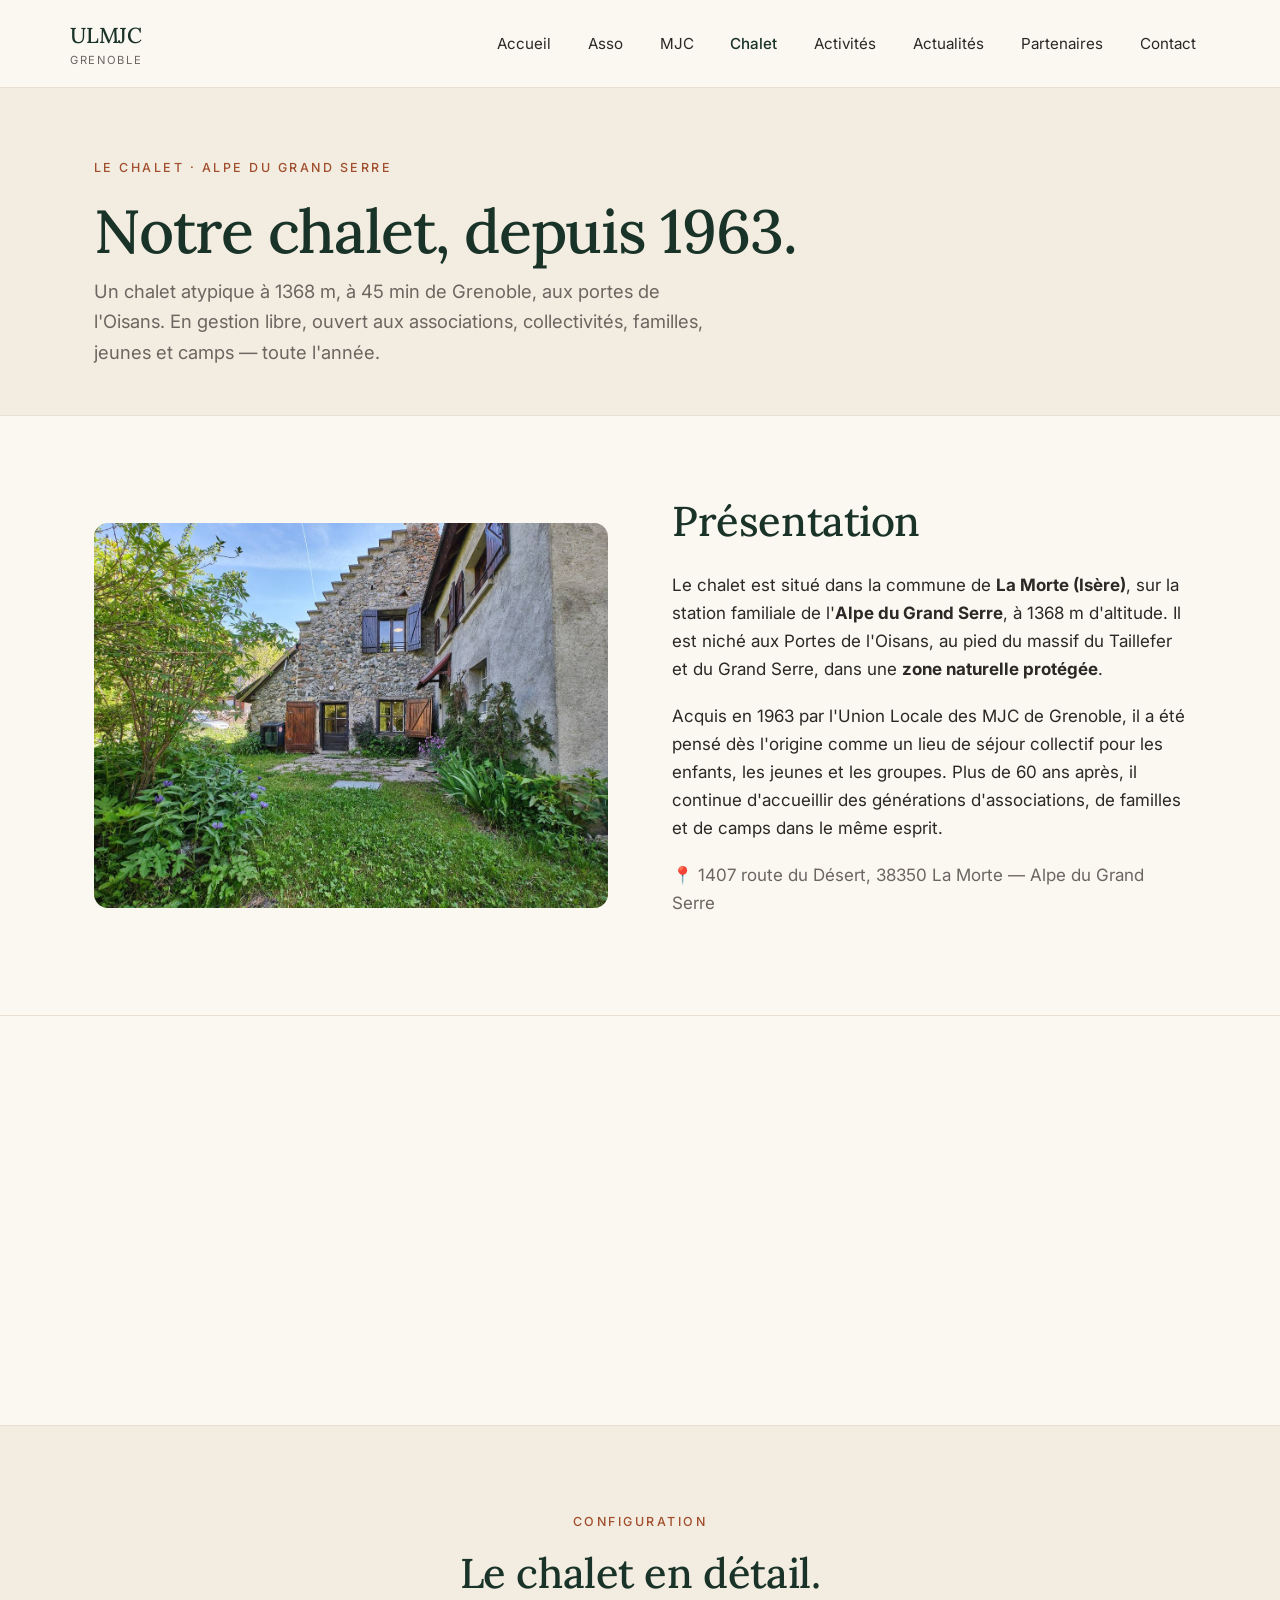
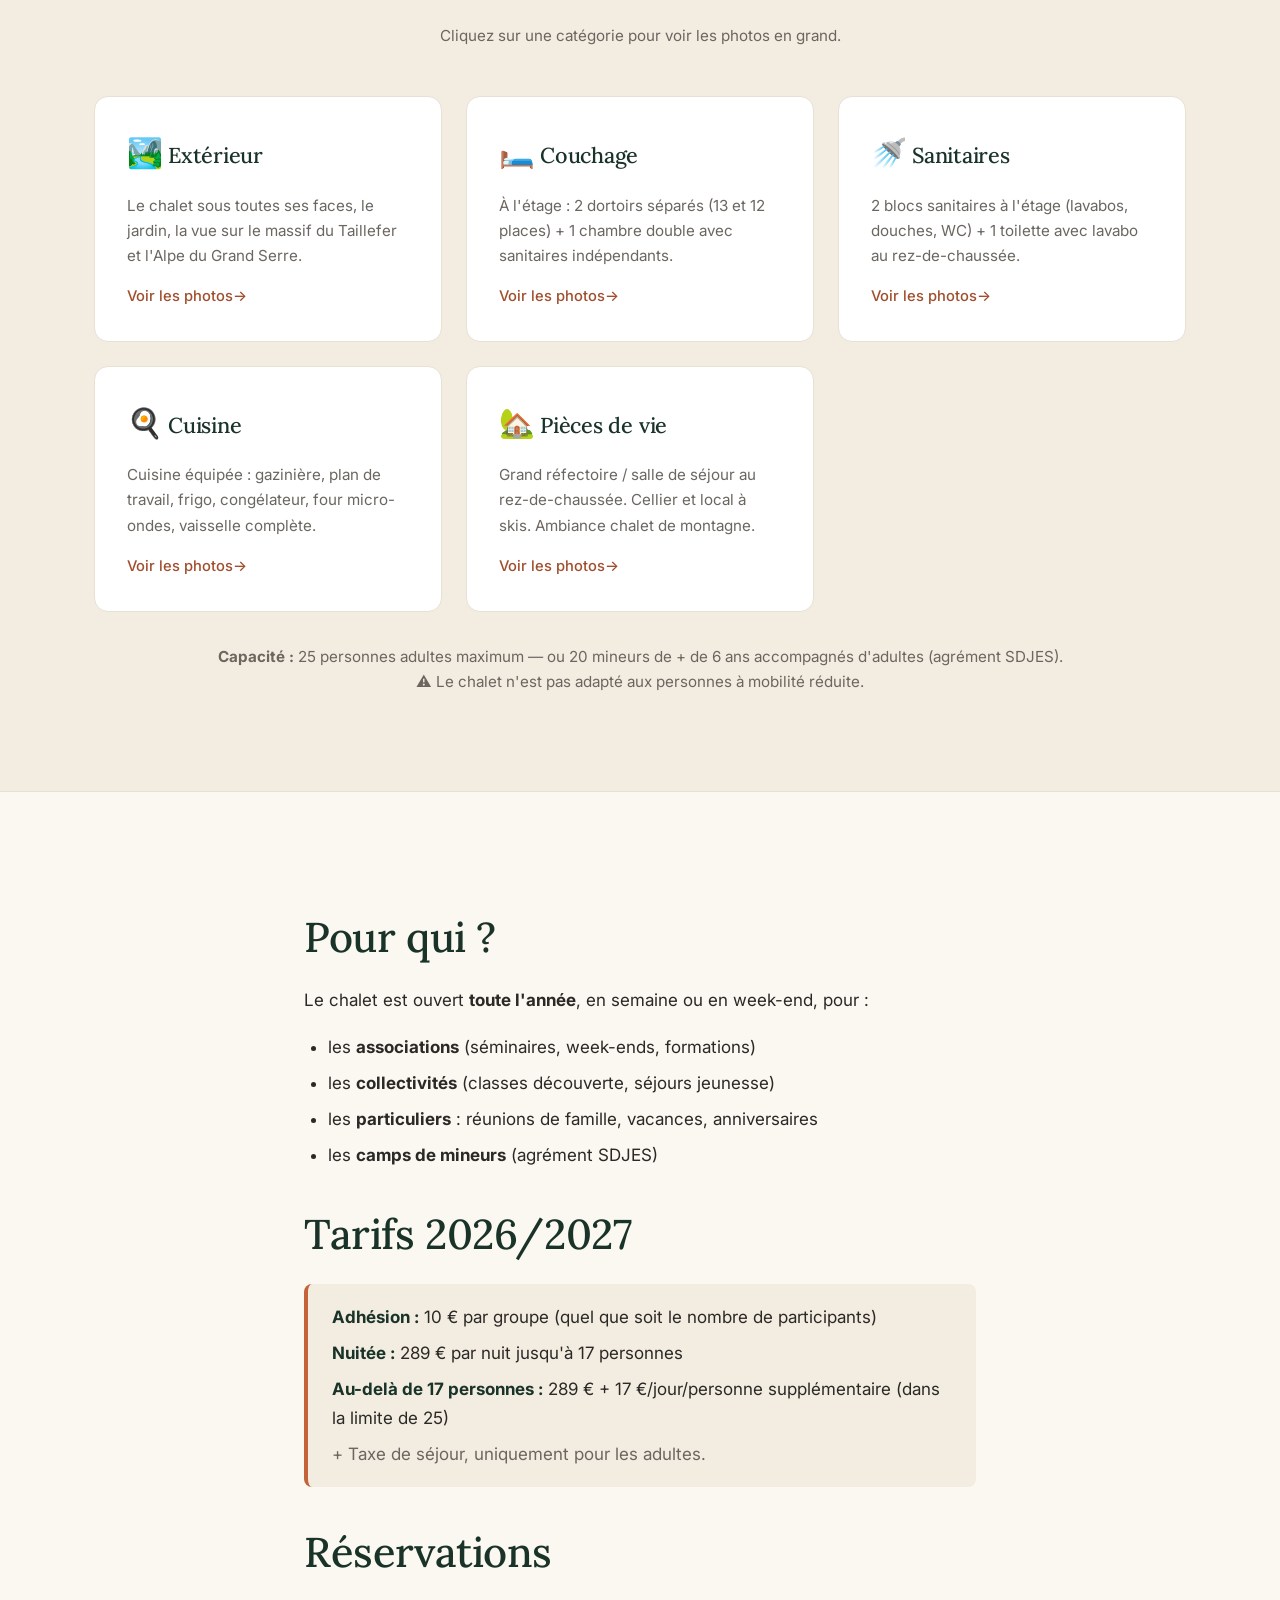
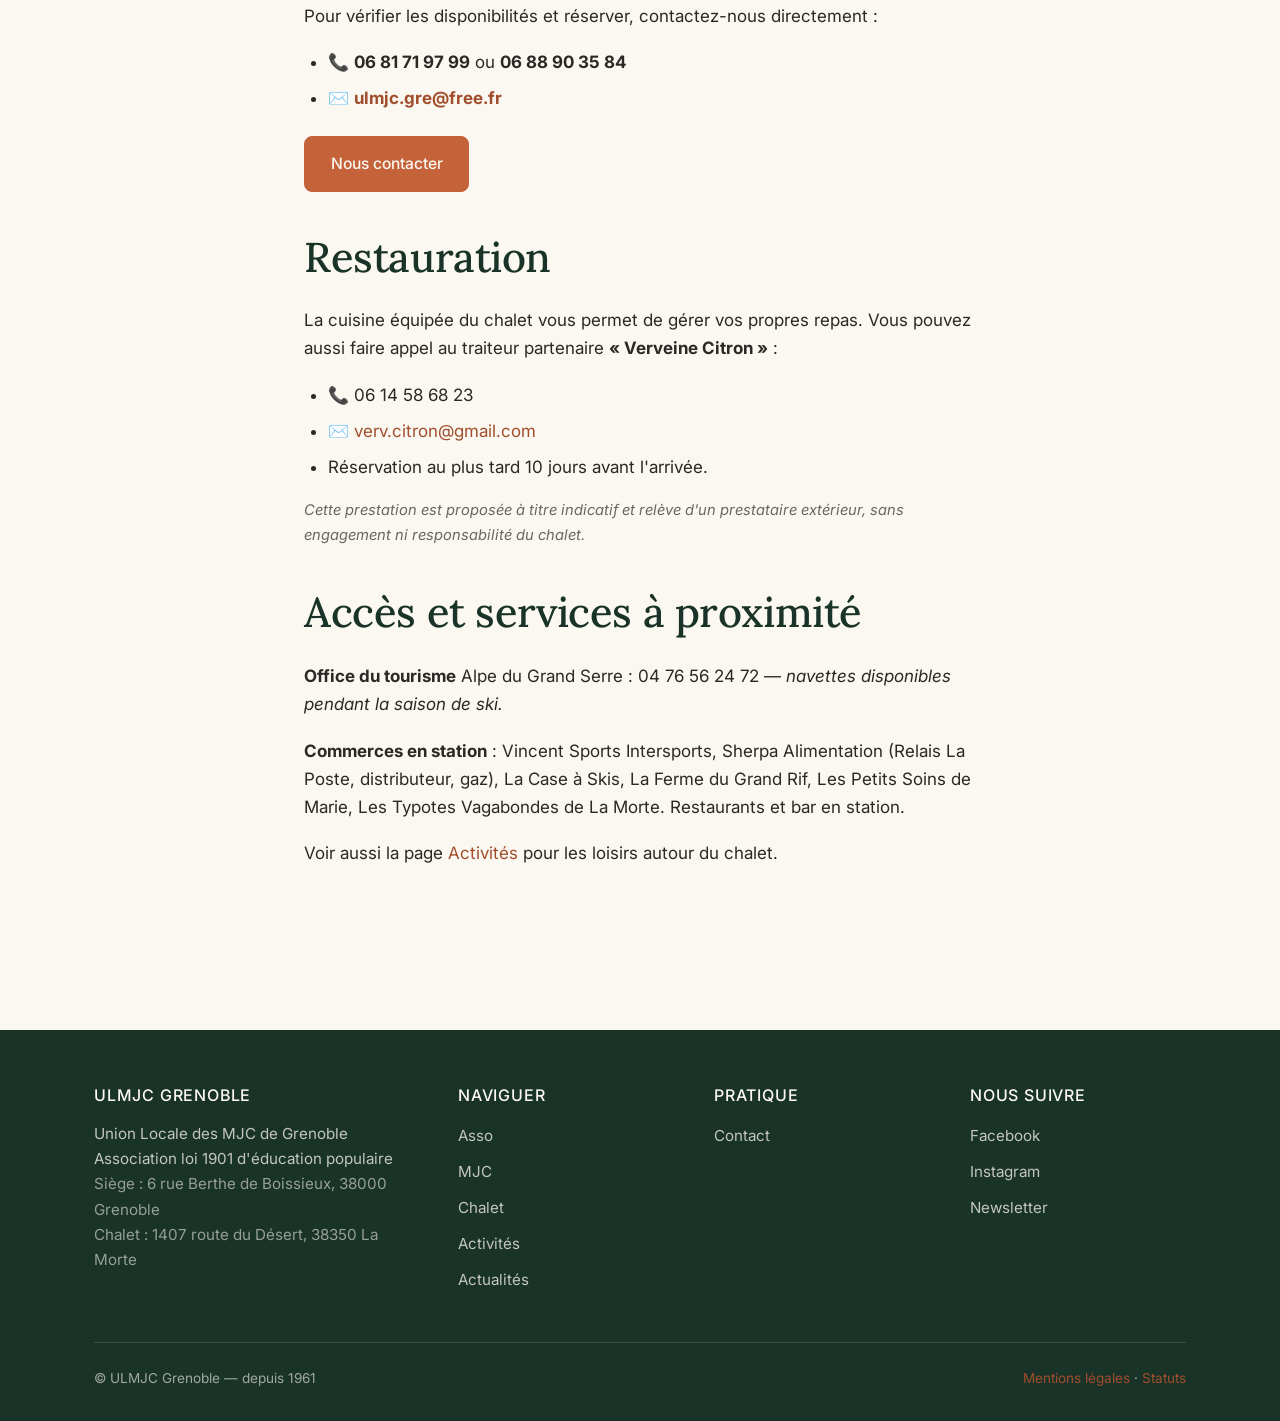
<file: chalet.html>
<!DOCTYPE html>
<html lang="fr">
<head>
<meta charset="UTF-8">
<meta name="viewport" content="width=device-width, initial-scale=1.0">
<meta name="description" content="Le chalet de l'ULMJC Grenoble, à l'Alpe du Grand Serre (1368 m) : 25 places en gestion libre, ouvert aux associations, collectivités, familles et groupes. Tarifs 2026/2027.">
<title>Le chalet — ULMJC Grenoble</title>
<link rel="preconnect" href="https://fonts.googleapis.com">
<link rel="preconnect" href="https://fonts.gstatic.com" crossorigin>
<link href="https://fonts.googleapis.com/css2?family=Inter:wght@300;400;500;600&family=Lora:wght@400;500;600;700&display=swap" rel="stylesheet">
<link rel="canonical" href="https://site.ulmjcgrenoble.org/chalet.html">
<link rel="stylesheet" href="css/style.css?v=20260524-14">
<!-- Matomo Analytics - mode anonyme (sans cookies, IP anonymisee) -->
<script>
  var _paq = window._paq = window._paq || [];
  _paq.push(['disableCookies']);
  _paq.push(['setDoNotTrack', true]);
  _paq.push(['trackPageView']);
  _paq.push(['enableLinkTracking']);
  (function() {
    var u = "//stats.ulmjcgrenoble.org/matomo/";
    _paq.push(['setTrackerUrl', u + 'matomo.php']);
    _paq.push(['setSiteId', '1']);
    var d = document, g = d.createElement('script'), s = d.getElementsByTagName('script')[0];
    g.async = true; g.src = u + 'matomo.js'; s.parentNode.insertBefore(g, s);
  })();
</script>
<!-- End Matomo -->
</head>
<body>

<header class="site-header">
  <div class="container nav">
    <a href="index.html" class="brand">ULMJC<span class="brand-sub">Grenoble</span></a>
    <button class="nav-toggle" aria-label="Menu" onclick="document.getElementById('nav-links').classList.toggle('open')">☰</button>
    <ul class="nav-links" id="nav-links">
      <li><a href="index.html">Accueil</a></li>
      <li><a href="asso.html">Asso</a></li>
      <li><a href="les-mjc.html">MJC</a></li>
      <li><a href="chalet.html" class="active">Chalet</a></li>
      <li><a href="activites.html">Activités</a></li>
      <li><a href="actus.php">Actualités</a></li>
      <li><a href="partenariats.html">Partenaires</a></li>
      <li><a href="contact.html">Contact</a></li>
    </ul>
  </div>
</header>

<div class="page-header">
  <div class="container">
    <span class="section-eyebrow">Le chalet · Alpe du Grand Serre</span>
    <h1>Notre chalet, depuis 1963.</h1>
    <p class="lede">Un chalet atypique à 1368 m, à 45 min de Grenoble, aux portes de l'Oisans. En gestion libre, ouvert aux associations, collectivités, familles, jeunes et camps — toute l'année.</p>
  </div>
</div>

<section>
  <div class="container">
    <div class="split reveal">
      <div class="split-img"><img src="images/chalet/chalet-24.jpg" alt="Façade du chalet ULMJC à l'Alpe du Grand Serre en été" loading="lazy"></div>
      <div>
        <h2>Présentation</h2>
        <p>
          Le chalet est situé dans la commune de <strong>La Morte (Isère)</strong>, sur la station familiale de l'<strong>Alpe du Grand Serre</strong>,
          à 1368&nbsp;m d'altitude. Il est niché aux Portes de l'Oisans, au pied du massif du Taillefer et du Grand Serre,
          dans une <strong>zone naturelle protégée</strong>.
        </p>
        <p>
          Acquis en 1963 par l'Union Locale des MJC de Grenoble, il a été pensé dès l'origine comme un lieu de séjour collectif pour les
          enfants, les jeunes et les groupes. Plus de 60 ans après, il continue d'accueillir des générations d'associations,
          de familles et de camps dans le même esprit.
        </p>
        <p class="muted">
          📍 1407 route du Désert, 38350 La Morte — Alpe du Grand Serre
        </p>
      </div>
    </div>
  </div>
</section>

<section>
  <div class="container">
    <div class="chalet-weather reveal" data-chalet-weather>
      <div class="weather-card">
        <div class="weather-card-header">
          <span class="section-eyebrow">Météo en direct</span>
          <h2>Aujourd'hui au chalet.</h2>
        </div>
        <div class="weather-loading">Chargement de la météo…</div>
        <div class="weather-content" hidden>
          <div class="weather-main">
            <span class="weather-emoji" data-emoji>☀️</span>
            <div>
              <div class="weather-temp"><span data-temp>—</span><span class="weather-unit">°C</span></div>
              <div class="weather-condition" data-condition>—</div>
            </div>
          </div>
          <div class="weather-details">
            <div class="weather-detail">
              <span class="weather-detail-label">Ressenti</span>
              <span class="weather-detail-value"><span data-feels>—</span>°C</span>
            </div>
            <div class="weather-detail">
              <span class="weather-detail-label">Min · Max</span>
              <span class="weather-detail-value"><span data-tmin>—</span>° / <span data-tmax>—</span>°C</span>
            </div>
            <div class="weather-detail">
              <span class="weather-detail-label">Vent</span>
              <span class="weather-detail-value"><span data-wind>—</span>&nbsp;km/h</span>
            </div>
            <div class="weather-detail" data-snow-block hidden>
              <span class="weather-detail-label">Neige du jour</span>
              <span class="weather-detail-value"><span data-snow>—</span>&nbsp;cm</span>
            </div>
          </div>
          <p class="weather-meta">À l'Alpe du Grand Serre · 1368&nbsp;m · données <a href="https://open-meteo.com" target="_blank" rel="noopener">Open-Meteo</a></p>
        </div>
      </div>
    </div>
  </div>
</section>

<section style="background: var(--bg-soft);">
  <div class="container">
    <div class="center reveal">
      <span class="section-eyebrow">Configuration</span>
      <h2>Le chalet en détail.</h2>
    </div>
    <p class="muted center" style="margin-top: 0; margin-bottom: 2rem; font-size: 0.95rem;">
      Cliquez sur une catégorie pour voir les photos en grand.
    </p>
    <div class="cards reveal-stagger chalet-cards">
      <button type="button" class="card chalet-card" data-photos="1,5,6,15,16,17,19,21,24,26,27" aria-label="Voir les photos de l'extérieur">
        <div class="icon">🏞️</div>
        <h3>Extérieur</h3>
        <p>Le chalet sous toutes ses faces, le jardin, la vue sur le massif du Taillefer et l'Alpe du Grand Serre.</p>
        <span class="card-link">Voir les photos</span>
      </button>
      <button type="button" class="card chalet-card" data-photos="2,8,10,11,13,14,22" aria-label="Voir les photos du couchage">
        <div class="icon">🛏️</div>
        <h3>Couchage</h3>
        <p>À l'étage : 2 dortoirs séparés (13 et 12 places) + 1 chambre double avec sanitaires indépendants.</p>
        <span class="card-link">Voir les photos</span>
      </button>
      <button type="button" class="card chalet-card" data-photos="7,9,18" aria-label="Voir les photos des sanitaires">
        <div class="icon">🚿</div>
        <h3>Sanitaires</h3>
        <p>2 blocs sanitaires à l'étage (lavabos, douches, WC) + 1 toilette avec lavabo au rez-de-chaussée.</p>
        <span class="card-link">Voir les photos</span>
      </button>
      <button type="button" class="card chalet-card" data-photos="3,20,23" aria-label="Voir les photos de la cuisine">
        <div class="icon">🍳</div>
        <h3>Cuisine</h3>
        <p>Cuisine équipée : gazinière, plan de travail, frigo, congélateur, four micro-ondes, vaisselle complète.</p>
        <span class="card-link">Voir les photos</span>
      </button>
      <button type="button" class="card chalet-card" data-photos="4,12,25,28" aria-label="Voir les photos des pièces de vie">
        <div class="icon">🏡</div>
        <h3>Pièces de vie</h3>
        <p>Grand réfectoire / salle de séjour au rez-de-chaussée. Cellier et local à skis. Ambiance chalet de montagne.</p>
        <span class="card-link">Voir les photos</span>
      </button>
    </div>
    <p class="muted center" style="margin-top: 2rem; font-size: 0.95rem;">
      <strong>Capacité&nbsp;:</strong> 25 personnes adultes maximum — ou 20 mineurs de + de 6 ans accompagnés d'adultes (agrément SDJES).<br>
      ⚠️ Le chalet n'est pas adapté aux personnes à mobilité réduite.
    </p>
  </div>
</section>

<section>
  <div class="container prose reveal">
    <h2>Pour qui&nbsp;?</h2>
    <p>
      Le chalet est ouvert <strong>toute l'année</strong>, en semaine ou en week-end, pour&nbsp;:
    </p>
    <ul>
      <li>les <strong>associations</strong> (séminaires, week-ends, formations)</li>
      <li>les <strong>collectivités</strong> (classes découverte, séjours jeunesse)</li>
      <li>les <strong>particuliers</strong> : réunions de famille, vacances, anniversaires</li>
      <li>les <strong>camps de mineurs</strong> (agrément SDJES)</li>
    </ul>

    <h2>Tarifs 2026/2027</h2>
    <div class="prose-callout">
      <p><strong>Adhésion&nbsp;:</strong> 10&nbsp;€ par groupe (quel que soit le nombre de participants)</p>
      <p><strong>Nuitée&nbsp;:</strong> 289&nbsp;€ par nuit jusqu'à 17 personnes</p>
      <p><strong>Au-delà de 17 personnes&nbsp;:</strong> 289&nbsp;€ + 17&nbsp;€/jour/personne supplémentaire (dans la limite de 25)</p>
      <p class="muted" style="margin-top: 0.5rem;">+ Taxe de séjour, uniquement pour les adultes.</p>
    </div>

    <h2>Réservations</h2>
    <p>Pour vérifier les disponibilités et réserver, contactez-nous directement&nbsp;:</p>
    <ul>
      <li>📞 <strong>06 81 71 97 99</strong> ou <strong>06 88 90 35 84</strong></li>
      <li>✉️ <a href="mailto:ulmjc.gre@free.fr"><strong>ulmjc.gre@free.fr</strong></a></li>
    </ul>
    <p style="margin-top: 1.5rem;">
      <a href="contact.html" class="btn btn-accent">Nous contacter</a>
    </p>

    <h2>Restauration</h2>
    <p>
      La cuisine équipée du chalet vous permet de gérer vos propres repas. Vous pouvez aussi faire appel
      au traiteur partenaire <strong>« Verveine Citron »</strong>&nbsp;:
    </p>
    <ul>
      <li>📞 06 14 58 68 23</li>
      <li>✉️ <a href="mailto:verv.citron@gmail.com">verv.citron@gmail.com</a></li>
      <li>Réservation au plus tard 10 jours avant l'arrivée.</li>
    </ul>
    <p class="muted" style="font-size: 0.92rem;">
      <em>Cette prestation est proposée à titre indicatif et relève d'un prestataire extérieur, sans engagement ni responsabilité du chalet.</em>
    </p>

    <h2>Accès et services à proximité</h2>
    <p><strong>Office du tourisme</strong> Alpe du Grand Serre&nbsp;: 04&nbsp;76&nbsp;56&nbsp;24&nbsp;72 — <em>navettes disponibles pendant la saison de ski.</em></p>
    <p><strong>Commerces en station</strong> : Vincent Sports Intersports, Sherpa Alimentation (Relais La Poste, distributeur, gaz), La Case à Skis,
      La Ferme du Grand Rif, Les Petits Soins de Marie, Les Typotes Vagabondes de La Morte. Restaurants et bar en station.</p>
    <p>Voir aussi la page <a href="activites.html">Activités</a> pour les loisirs autour du chalet.</p>
  </div>
</section>

<footer class="site-footer">
  <div class="container">
    <div class="footer-grid">
      <div>
        <h4>ULMJC Grenoble</h4>
        <p>
          Union Locale des MJC de Grenoble<br>
          Association loi 1901 d'éducation populaire<br>
          <span class="muted">Siège : 6 rue Berthe de Boissieux, 38000 Grenoble</span><br>
          <span class="muted">Chalet : 1407 route du Désert, 38350 La Morte</span>
        </p>
      </div>
      <div>
        <h4>Naviguer</h4>
        <ul>
          <li><a href="asso.html">Asso</a></li>
          <li><a href="les-mjc.html">MJC</a></li>
          <li><a href="chalet.html">Chalet</a></li>
          <li><a href="activites.html">Activités</a></li>
          <li><a href="actus.php">Actualités</a></li>
        </ul>
      </div>
      <div>
        <h4>Pratique</h4>
        <ul>
          <li><a href="contact.html">Contact</a></li>
        </ul>
      </div>
      <div>
        <h4>Nous suivre</h4>
        <ul>
          <li><a href="#">Facebook</a></li>
          <li><a href="#">Instagram</a></li>
          <li><a href="mailto:ulmjc.gre@free.fr">Newsletter</a></li>
        </ul>
      </div>
    </div>
    <div class="footer-bottom">
      <span>© ULMJC Grenoble — depuis 1961</span>
      <span><a href="mentions-legales.html">Mentions légales</a> · <a href="#">Statuts</a></span>
    </div>
  </div>
</footer>

<script src="js/main.js?v=20260524-14"></script>

</body>
</html>
</file>
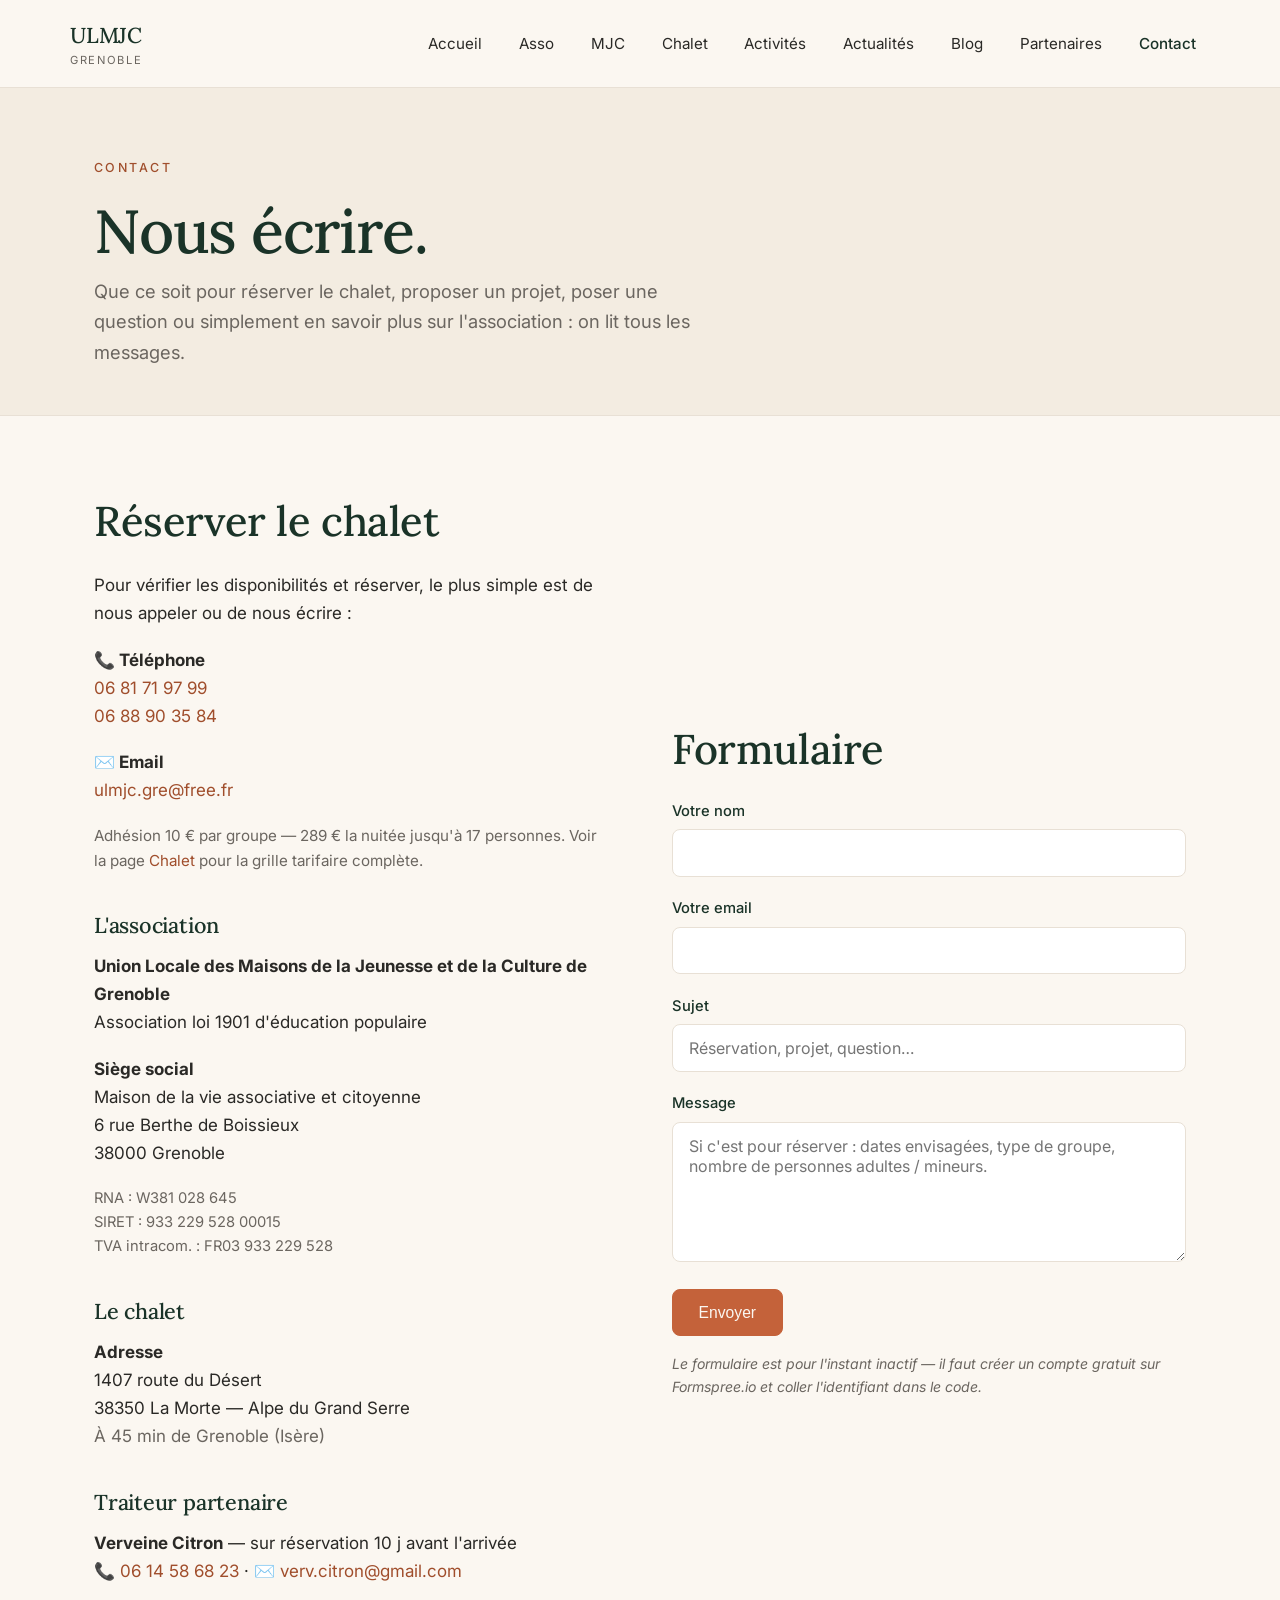
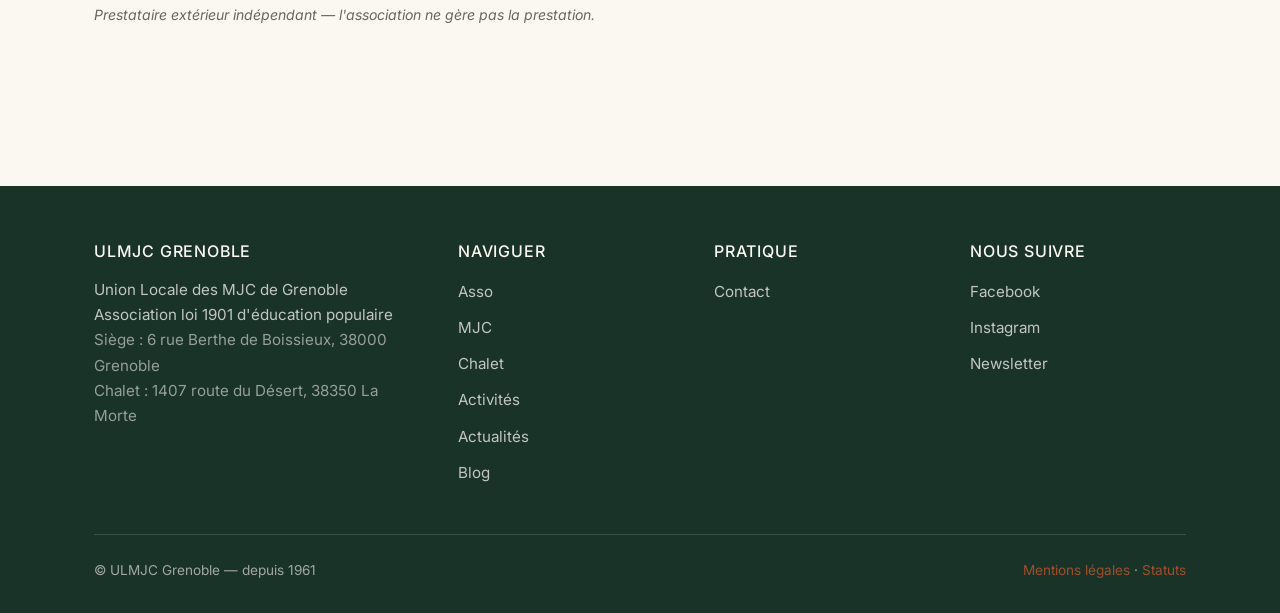
<file: contact.html>
<!DOCTYPE html>
<html lang="fr">
<head>
<meta charset="UTF-8">
<meta name="viewport" content="width=device-width, initial-scale=1.0">
<meta name="description" content="Contacter l'Union Locale des MJC de Grenoble : téléphones, email et formulaire pour réserver le chalet de l'Alpe du Grand Serre.">
<title>Contact — ULMJC Grenoble</title>
<link rel="preconnect" href="https://fonts.googleapis.com">
<link rel="preconnect" href="https://fonts.gstatic.com" crossorigin>
<link href="https://fonts.googleapis.com/css2?family=Inter:wght@300;400;500;600&family=Lora:wght@400;500;600;700&display=swap" rel="stylesheet">
<link rel="canonical" href="https://site.ulmjcgrenoble.org/contact.html">
<link rel="stylesheet" href="css/style.css?v=20260524-14">
<!-- Matomo Analytics - mode anonyme (sans cookies, IP anonymisee) -->
<script>
  var _paq = window._paq = window._paq || [];
  _paq.push(['disableCookies']);
  _paq.push(['setDoNotTrack', true]);
  _paq.push(['trackPageView']);
  _paq.push(['enableLinkTracking']);
  (function() {
    var u = "//stats.ulmjcgrenoble.org/matomo/";
    _paq.push(['setTrackerUrl', u + 'matomo.php']);
    _paq.push(['setSiteId', '1']);
    var d = document, g = d.createElement('script'), s = d.getElementsByTagName('script')[0];
    g.async = true; g.src = u + 'matomo.js'; s.parentNode.insertBefore(g, s);
  })();
</script>
<!-- End Matomo -->
</head>
<body>

<header class="site-header">
  <div class="container nav">
    <a href="index.html" class="brand">ULMJC<span class="brand-sub">Grenoble</span></a>
    <button class="nav-toggle" aria-label="Menu" onclick="document.getElementById('nav-links').classList.toggle('open')">☰</button>
    <ul class="nav-links" id="nav-links">
      <li><a href="index.html">Accueil</a></li>
      <li><a href="asso.html">Asso</a></li>
      <li><a href="les-mjc.html">MJC</a></li>
      <li><a href="chalet.php">Chalet</a></li>
      <li><a href="activites.php">Activités</a></li>
      <li><a href="actus.php">Actualités</a></li>
      <li><a href="blog.php">Blog</a></li>
      <li><a href="partenariats.php">Partenaires</a></li>
      <li><a href="contact.html" class="active">Contact</a></li>
    </ul>
  </div>
</header>

<div class="page-header">
  <div class="container">
    <span class="section-eyebrow">Contact</span>
    <h1>Nous écrire.</h1>
    <p class="lede">Que ce soit pour réserver le chalet, proposer un projet, poser une question ou simplement en savoir plus sur l'association : on lit tous les messages.</p>
  </div>
</div>

<section>
  <div class="container">
    <div class="split reveal">
      <div>
        <h2>Réserver le chalet</h2>
        <p>Pour vérifier les disponibilités et réserver, le plus simple est de nous appeler ou de nous écrire&nbsp;:</p>
        <p>
          <strong>📞 Téléphone</strong><br>
          <a href="tel:+33681719799">06 81 71 97 99</a><br>
          <a href="tel:+33688903584">06 88 90 35 84</a>
        </p>
        <p>
          <strong>✉️ Email</strong><br>
          <a href="mailto:ulmjc.gre@free.fr">ulmjc.gre@free.fr</a>
        </p>
        <p class="muted" style="font-size: 0.95rem;">
          Adhésion 10&nbsp;€ par groupe — 289&nbsp;€ la nuitée jusqu'à 17 personnes.
          Voir la page <a href="chalet.php">Chalet</a> pour la grille tarifaire complète.
        </p>

        <h3 style="margin-top: 2.5rem;">L'association</h3>
        <p>
          <strong>Union Locale des Maisons de la Jeunesse et de la Culture de Grenoble</strong><br>
          Association loi 1901 d'éducation populaire
        </p>
        <p>
          <strong>Siège social</strong><br>
          Maison de la vie associative et citoyenne<br>
          6 rue Berthe de Boissieux<br>
          38000 Grenoble
        </p>
        <p class="muted" style="font-size: 0.92rem;">
          RNA&nbsp;: W381 028 645<br>
          SIRET&nbsp;: 933 229 528 00015<br>
          TVA intracom.&nbsp;: FR03 933 229 528
        </p>

        <h3 style="margin-top: 2.5rem;">Le chalet</h3>
        <p>
          <strong>Adresse</strong><br>
          1407 route du Désert<br>
          38350 La Morte — Alpe du Grand Serre<br>
          <span class="muted">À 45 min de Grenoble (Isère)</span>
        </p>

        <h3 style="margin-top: 2.5rem;">Traiteur partenaire</h3>
        <p>
          <strong>Verveine Citron</strong> — sur réservation 10 j avant l'arrivée<br>
          📞 <a href="tel:+33614586823">06 14 58 68 23</a> · ✉️ <a href="mailto:verv.citron@gmail.com">verv.citron@gmail.com</a>
        </p>
        <p class="muted" style="font-size: 0.88rem;">
          <em>Prestataire extérieur indépendant — l'association ne gère pas la prestation.</em>
        </p>
      </div>

      <div>
        <h2>Formulaire</h2>
        <form class="form" action="https://formspree.io/f/REMPLACER_PAR_VOTRE_ID" method="POST">
          <div>
            <label for="name">Votre nom</label>
            <input type="text" id="name" name="name" required>
          </div>
          <div>
            <label for="email">Votre email</label>
            <input type="email" id="email" name="email" required>
          </div>
          <div>
            <label for="subject">Sujet</label>
            <input type="text" id="subject" name="subject" placeholder="Réservation, projet, question…">
          </div>
          <div>
            <label for="message">Message</label>
            <textarea id="message" name="message" required placeholder="Si c'est pour réserver : dates envisagées, type de groupe, nombre de personnes adultes / mineurs."></textarea>
          </div>
          <div>
            <button type="submit" class="btn btn-accent">Envoyer</button>
          </div>
        </form>
        <p class="muted" style="font-size: 0.88rem; margin-top: 1rem;">
          <em>Le formulaire est pour l'instant inactif — il faut créer un compte gratuit sur Formspree.io et coller l'identifiant dans le code.</em>
        </p>

      </div>
    </div>
  </div>
</section>

<footer class="site-footer">
  <div class="container">
    <div class="footer-grid">
      <div>
        <h4>ULMJC Grenoble</h4>
        <p>
          Union Locale des MJC de Grenoble<br>
          Association loi 1901 d'éducation populaire<br>
          <span class="muted">Siège : 6 rue Berthe de Boissieux, 38000 Grenoble</span><br>
          <span class="muted">Chalet : 1407 route du Désert, 38350 La Morte</span>
        </p>
      </div>
      <div>
        <h4>Naviguer</h4>
        <ul>
          <li><a href="asso.html">Asso</a></li>
          <li><a href="les-mjc.html">MJC</a></li>
          <li><a href="chalet.php">Chalet</a></li>
          <li><a href="activites.php">Activités</a></li>
          <li><a href="actus.php">Actualités</a></li>
      <li><a href="blog.php">Blog</a></li>
        </ul>
      </div>
      <div>
        <h4>Pratique</h4>
        <ul>
          <li><a href="contact.html">Contact</a></li>
        </ul>
      </div>
      <div>
        <h4>Nous suivre</h4>
        <ul>
          <li><a href="#">Facebook</a></li>
          <li><a href="#">Instagram</a></li>
          <li><a href="mailto:ulmjc.gre@free.fr">Newsletter</a></li>
        </ul>
      </div>
    </div>
    <div class="footer-bottom">
      <span>© ULMJC Grenoble — depuis 1961</span>
      <span><a href="mentions-legales.html">Mentions légales</a> · <a href="#">Statuts</a></span>
    </div>
  </div>
</footer>

<script src="js/main.js?v=20260524-14"></script>

</body>
</html>
</file>
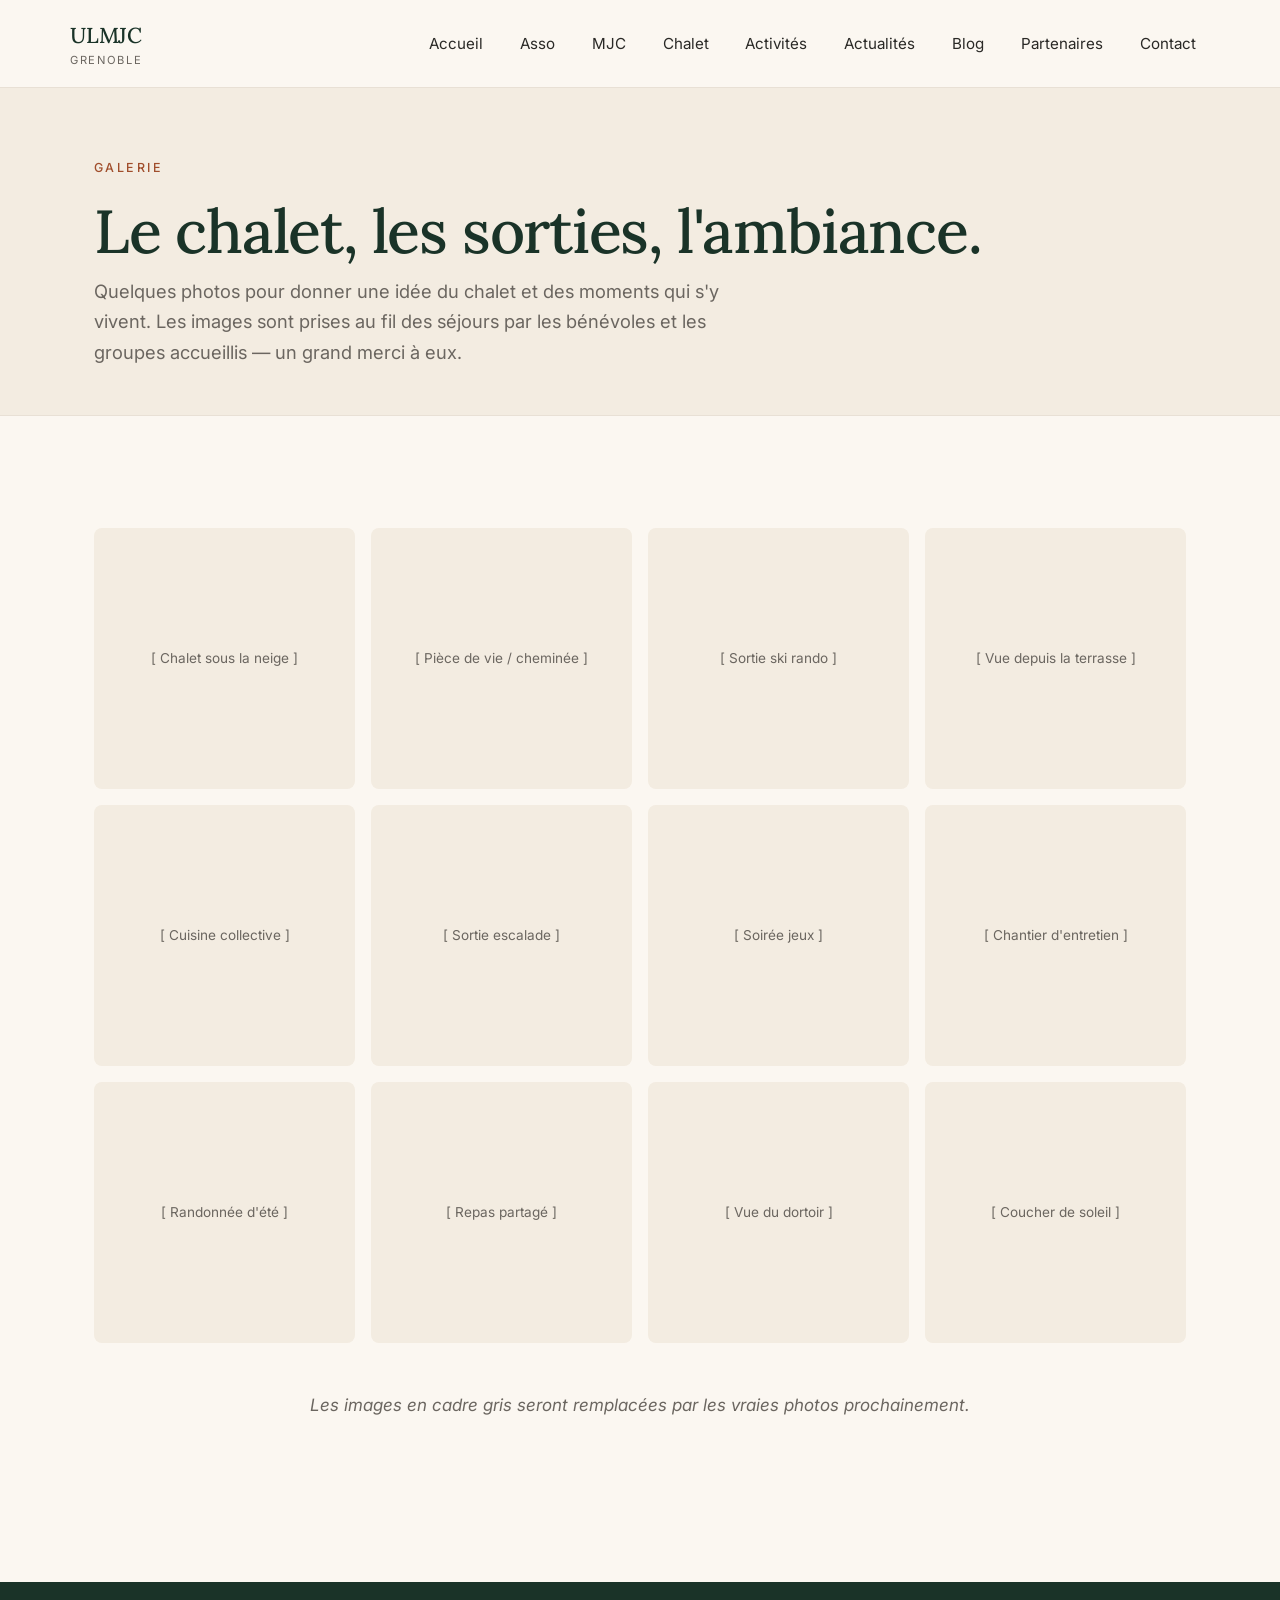
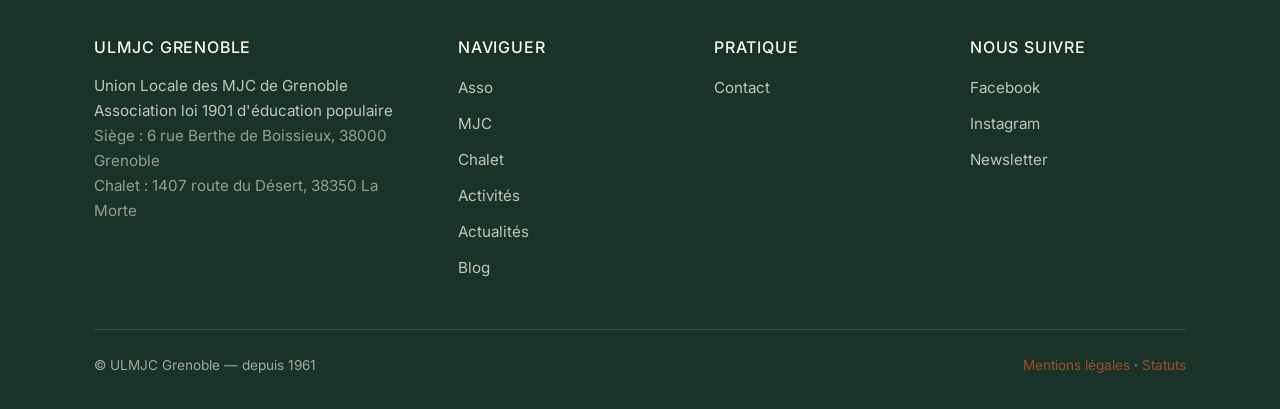
<file: galerie.html>
<!DOCTYPE html>
<html lang="fr">
<head>
<meta charset="UTF-8">
<meta name="viewport" content="width=device-width, initial-scale=1.0">
<meta name="description" content="Galerie photos du chalet de l'ULMJC Grenoble à l'Alpe du Grand Serre : le lieu, les séjours, les moments de vie collective.">
<title>Galerie — ULMJC Grenoble</title>
<link rel="preconnect" href="https://fonts.googleapis.com">
<link rel="preconnect" href="https://fonts.gstatic.com" crossorigin>
<link href="https://fonts.googleapis.com/css2?family=Inter:wght@300;400;500;600&family=Lora:wght@400;500;600;700&display=swap" rel="stylesheet">
<link rel="canonical" href="https://site.ulmjcgrenoble.org/galerie.html">
<link rel="stylesheet" href="css/style.css?v=20260524-14">
<!-- Matomo Analytics - mode anonyme (sans cookies, IP anonymisee) -->
<script>
  var _paq = window._paq = window._paq || [];
  _paq.push(['disableCookies']);
  _paq.push(['setDoNotTrack', true]);
  _paq.push(['trackPageView']);
  _paq.push(['enableLinkTracking']);
  (function() {
    var u = "//stats.ulmjcgrenoble.org/matomo/";
    _paq.push(['setTrackerUrl', u + 'matomo.php']);
    _paq.push(['setSiteId', '1']);
    var d = document, g = d.createElement('script'), s = d.getElementsByTagName('script')[0];
    g.async = true; g.src = u + 'matomo.js'; s.parentNode.insertBefore(g, s);
  })();
</script>
<!-- End Matomo -->
</head>
<body>

<header class="site-header">
  <div class="container nav">
    <a href="index.html" class="brand">ULMJC<span class="brand-sub">Grenoble</span></a>
    <button class="nav-toggle" aria-label="Menu" onclick="document.getElementById('nav-links').classList.toggle('open')">☰</button>
    <ul class="nav-links" id="nav-links">
      <li><a href="index.html">Accueil</a></li>
      <li><a href="asso.html">Asso</a></li>
      <li><a href="les-mjc.html">MJC</a></li>
      <li><a href="chalet.php">Chalet</a></li>
      <li><a href="activites.php">Activités</a></li>
      <li><a href="actus.php">Actualités</a></li>
      <li><a href="blog.php">Blog</a></li>
      <li><a href="partenariats.php">Partenaires</a></li>
      <li><a href="contact.html">Contact</a></li>
    </ul>
  </div>
</header>

<div class="page-header">
  <div class="container">
    <span class="section-eyebrow">Galerie</span>
    <h1>Le chalet, les sorties, l'ambiance.</h1>
    <p class="lede">Quelques photos pour donner une idée du chalet et des moments qui s'y vivent. Les images sont prises au fil des séjours par les bénévoles et les groupes accueillis — un grand merci à eux.</p>
  </div>
</div>

<section>
  <div class="container">
    <div class="gallery reveal-stagger">
      <div class="gallery-item">[ Chalet sous la neige ]</div>
      <div class="gallery-item">[ Pièce de vie / cheminée ]</div>
      <div class="gallery-item">[ Sortie ski rando ]</div>
      <div class="gallery-item">[ Vue depuis la terrasse ]</div>
      <div class="gallery-item">[ Cuisine collective ]</div>
      <div class="gallery-item">[ Sortie escalade ]</div>
      <div class="gallery-item">[ Soirée jeux ]</div>
      <div class="gallery-item">[ Chantier d'entretien ]</div>
      <div class="gallery-item">[ Randonnée d'été ]</div>
      <div class="gallery-item">[ Repas partagé ]</div>
      <div class="gallery-item">[ Vue du dortoir ]</div>
      <div class="gallery-item">[ Coucher de soleil ]</div>
    </div>

    <p class="muted center" style="margin-top: 3rem;">
      <em>Les images en cadre gris seront remplacées par les vraies photos prochainement.</em>
    </p>
  </div>
</section>

<footer class="site-footer">
  <div class="container">
    <div class="footer-grid">
      <div>
        <h4>ULMJC Grenoble</h4>
        <p>
          Union Locale des MJC de Grenoble<br>
          Association loi 1901 d'éducation populaire<br>
          <span class="muted">Siège : 6 rue Berthe de Boissieux, 38000 Grenoble</span><br>
          <span class="muted">Chalet : 1407 route du Désert, 38350 La Morte</span>
        </p>
      </div>
      <div>
        <h4>Naviguer</h4>
        <ul>
          <li><a href="asso.html">Asso</a></li>
          <li><a href="les-mjc.html">MJC</a></li>
          <li><a href="chalet.php">Chalet</a></li>
          <li><a href="activites.php">Activités</a></li>
          <li><a href="actus.php">Actualités</a></li>
      <li><a href="blog.php">Blog</a></li>
        </ul>
      </div>
      <div>
        <h4>Pratique</h4>
        <ul>
          <li><a href="contact.html">Contact</a></li>
        </ul>
      </div>
      <div>
        <h4>Nous suivre</h4>
        <ul>
          <li><a href="#">Facebook</a></li>
          <li><a href="#">Instagram</a></li>
          <li><a href="mailto:ulmjc.gre@free.fr">Newsletter</a></li>
        </ul>
      </div>
    </div>
    <div class="footer-bottom">
      <span>© ULMJC Grenoble — depuis 1961</span>
      <span><a href="mentions-legales.html">Mentions légales</a> · <a href="#">Statuts</a></span>
    </div>
  </div>
</footer>

<script src="js/main.js?v=20260524-14"></script>

</body>
</html>
</file>
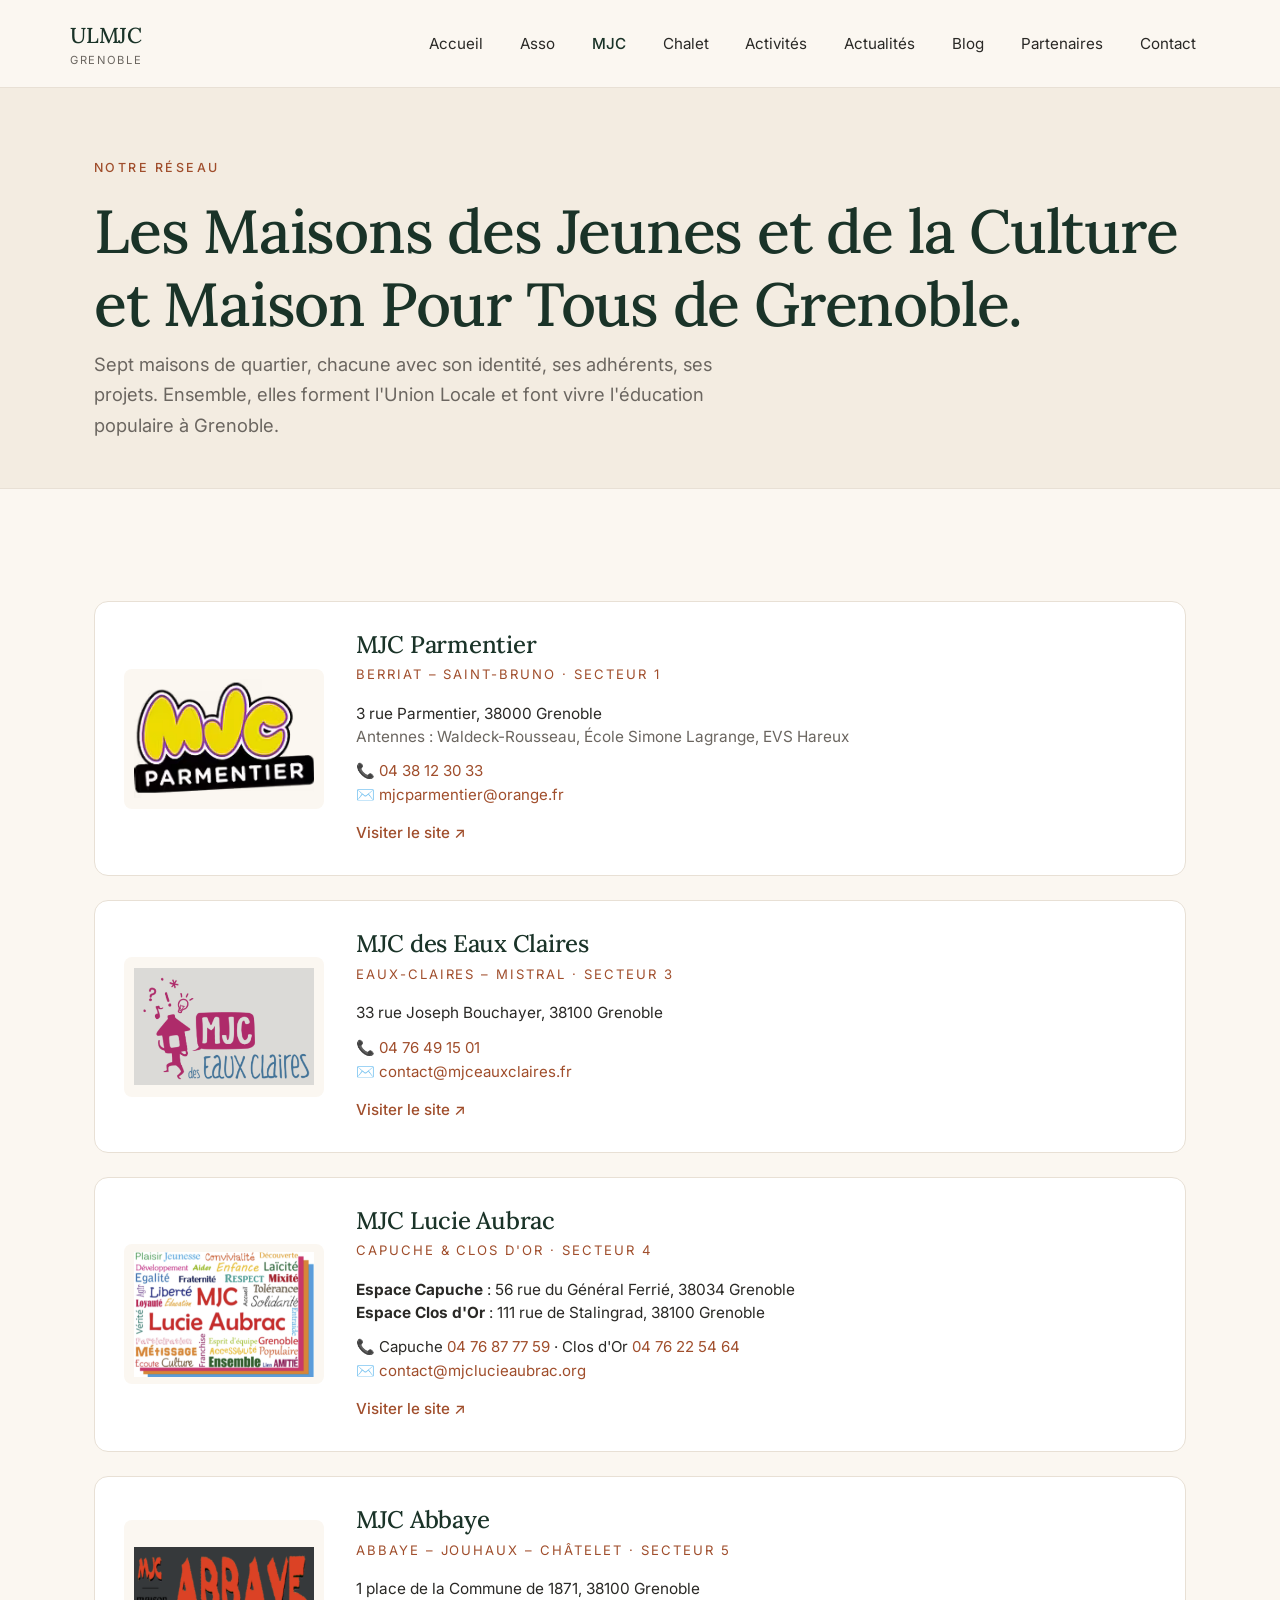
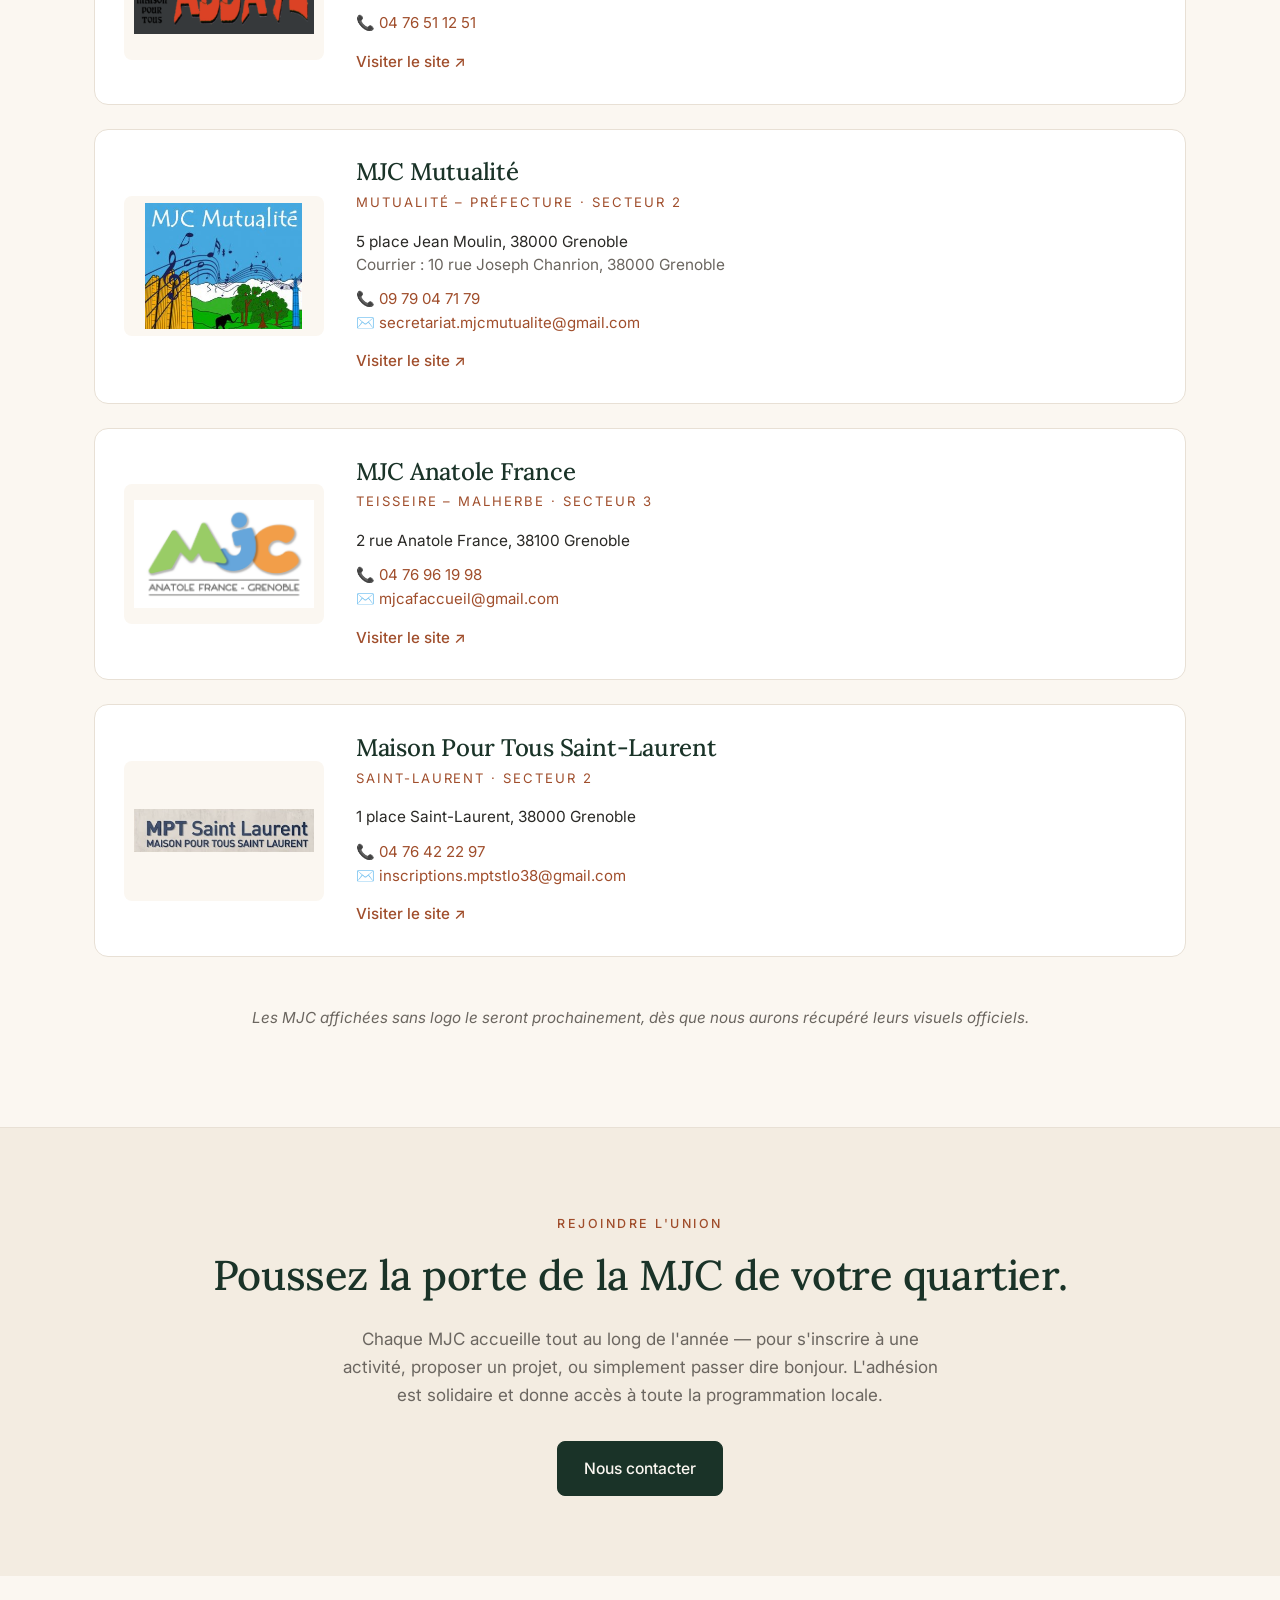
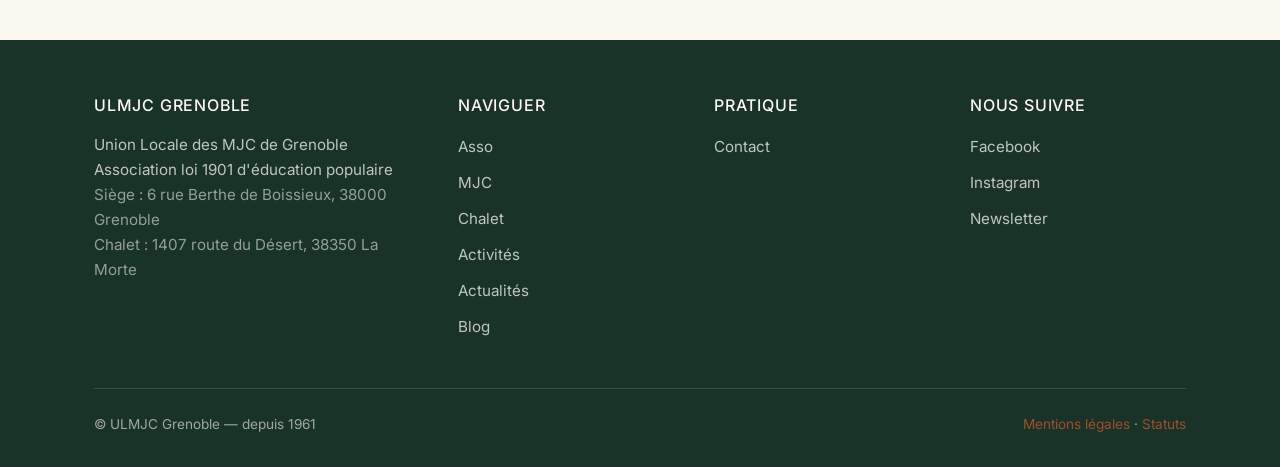
<file: les-mjc.html>
<!DOCTYPE html>
<html lang="fr">
<head>
<meta charset="UTF-8">
<meta name="viewport" content="width=device-width, initial-scale=1.0">
<meta name="description" content="Les MJC et Maison Pour Tous membres de l'Union Locale des MJC de Grenoble : Parmentier, Eaux Claires, Lucie Aubrac, Abbaye, Mutualité, Anatole France et MPT Saint-Laurent.">
<title>Les MJC/MPT — ULMJC Grenoble</title>
<link rel="preconnect" href="https://fonts.googleapis.com">
<link rel="preconnect" href="https://fonts.gstatic.com" crossorigin>
<link href="https://fonts.googleapis.com/css2?family=Inter:wght@300;400;500;600&family=Lora:wght@400;500;600;700&display=swap" rel="stylesheet">
<link rel="canonical" href="https://site.ulmjcgrenoble.org/les-mjc.html">
<link rel="stylesheet" href="css/style.css?v=20260524-14">
<!-- Matomo Analytics - mode anonyme (sans cookies, IP anonymisee) -->
<script>
  var _paq = window._paq = window._paq || [];
  _paq.push(['disableCookies']);
  _paq.push(['setDoNotTrack', true]);
  _paq.push(['trackPageView']);
  _paq.push(['enableLinkTracking']);
  (function() {
    var u = "//stats.ulmjcgrenoble.org/matomo/";
    _paq.push(['setTrackerUrl', u + 'matomo.php']);
    _paq.push(['setSiteId', '1']);
    var d = document, g = d.createElement('script'), s = d.getElementsByTagName('script')[0];
    g.async = true; g.src = u + 'matomo.js'; s.parentNode.insertBefore(g, s);
  })();
</script>
<!-- End Matomo -->
</head>
<body>

<header class="site-header">
  <div class="container nav">
    <a href="index.html" class="brand">ULMJC<span class="brand-sub">Grenoble</span></a>
    <button class="nav-toggle" aria-label="Menu" onclick="document.getElementById('nav-links').classList.toggle('open')">☰</button>
    <ul class="nav-links" id="nav-links">
      <li><a href="index.html">Accueil</a></li>
      <li><a href="asso.html">Asso</a></li>
      <li><a href="les-mjc.html" class="active">MJC</a></li>
      <li><a href="chalet.php">Chalet</a></li>
      <li><a href="activites.php">Activités</a></li>
      <li><a href="actus.php">Actualités</a></li>
      <li><a href="blog.php">Blog</a></li>
      <li><a href="partenariats.php">Partenaires</a></li>
      <li><a href="contact.html">Contact</a></li>
    </ul>
  </div>
</header>

<div class="page-header">
  <div class="container">
    <span class="section-eyebrow">Notre réseau</span>
    <h1>Les Maisons des Jeunes et de la Culture et Maison Pour Tous de Grenoble.</h1>
    <p class="lede">Sept maisons de quartier, chacune avec son identité, ses adhérents, ses projets. Ensemble, elles forment l'Union Locale et font vivre l'éducation populaire à Grenoble.</p>
  </div>
</div>

<section>
  <div class="container">
    <ul class="mjc-list reveal-stagger">

      <li class="mjc-item">
        <div class="mjc-logo">
          <img src="images/mjc/parmentier.png" alt="Logo MJC Parmentier">
        </div>
        <div class="mjc-info">
          <h2>MJC Parmentier</h2>
          <p class="mjc-quartier">Berriat – Saint-Bruno · Secteur 1</p>
          <p class="mjc-address">
            3 rue Parmentier, 38000 Grenoble<br>
            <span class="muted">Antennes&nbsp;: Waldeck-Rousseau, École Simone Lagrange, EVS Hareux</span>
          </p>
          <p class="mjc-contact">
            📞 <a href="tel:+33438123033">04 38 12 30 33</a><br>
            ✉️ <a href="mailto:mjcparmentier@orange.fr">mjcparmentier@orange.fr</a>
          </p>
          <p class="mjc-link">
            <a href="https://mjcparmentier.fr/" target="_blank" rel="noopener">Visiter le site ↗</a>
          </p>
        </div>
      </li>

      <li class="mjc-item">
        <div class="mjc-logo">
          <img src="images/mjc/eauxclaires.png" alt="Logo MJC des Eaux Claires" onerror="this.parentNode.classList.add('mjc-logo-placeholder');this.parentNode.innerHTML='<span>MJC<br><strong>Eaux Claires</strong></span>'">
        </div>
        <div class="mjc-info">
          <h2>MJC des Eaux Claires</h2>
          <p class="mjc-quartier">Eaux-Claires – Mistral · Secteur 3</p>
          <p class="mjc-address">
            33 rue Joseph Bouchayer, 38100 Grenoble
          </p>
          <p class="mjc-contact">
            📞 <a href="tel:+33476491501">04 76 49 15 01</a><br>
            ✉️ <a href="mailto:contact@mjceauxclaires.fr">contact@mjceauxclaires.fr</a>
          </p>
          <p class="mjc-link">
            <a href="https://www.mjceauxclaires.fr/" target="_blank" rel="noopener">Visiter le site ↗</a>
          </p>
        </div>
      </li>

      <li class="mjc-item">
        <div class="mjc-logo">
          <img src="images/mjc/lucie-aubrac.png" alt="Logo MJC Lucie Aubrac" onerror="this.parentNode.classList.add('mjc-logo-placeholder');this.parentNode.innerHTML='<span>MJC<br><strong>Lucie Aubrac</strong></span>'">
        </div>
        <div class="mjc-info">
          <h2>MJC Lucie Aubrac</h2>
          <p class="mjc-quartier">Capuche & Clos d'Or · Secteur 4</p>
          <p class="mjc-address">
            <strong>Espace Capuche</strong>&nbsp;: 56 rue du Général Ferrié, 38034 Grenoble<br>
            <strong>Espace Clos d'Or</strong>&nbsp;: 111 rue de Stalingrad, 38100 Grenoble
          </p>
          <p class="mjc-contact">
            📞 Capuche <a href="tel:+33476877759">04 76 87 77 59</a> · Clos d'Or <a href="tel:+33476225464">04 76 22 54 64</a><br>
            ✉️ <a href="mailto:contact@mjclucieaubrac.org">contact@mjclucieaubrac.org</a>
          </p>
          <p class="mjc-link">
            <a href="https://www.mjclucieaubrac.fr/" target="_blank" rel="noopener">Visiter le site ↗</a>
          </p>
        </div>
      </li>

      <li class="mjc-item">
        <div class="mjc-logo">
          <img src="images/mjc/abbaye.png" alt="Logo MJC Abbaye" onerror="this.parentNode.classList.add('mjc-logo-placeholder');this.parentNode.innerHTML='<span>MJC<br><strong>Abbaye</strong></span>'">
        </div>
        <div class="mjc-info">
          <h2>MJC Abbaye</h2>
          <p class="mjc-quartier">Abbaye – Jouhaux – Châtelet · Secteur 5</p>
          <p class="mjc-address">
            1 place de la Commune de 1871, 38100 Grenoble
          </p>
          <p class="mjc-contact">
            📞 <a href="tel:+33476511251">04 76 51 12 51</a>
          </p>
          <p class="mjc-link">
            <a href="https://www.mjcabbaye.fr/" target="_blank" rel="noopener">Visiter le site ↗</a>
          </p>
        </div>
      </li>

      <li class="mjc-item">
        <div class="mjc-logo">
          <img src="images/mjc/mutualite.jpg" alt="Logo MJC Mutualité">
        </div>
        <div class="mjc-info">
          <h2>MJC Mutualité</h2>
          <p class="mjc-quartier">Mutualité – Préfecture · Secteur 2</p>
          <p class="mjc-address">
            5 place Jean Moulin, 38000 Grenoble<br>
            <span class="muted">Courrier&nbsp;: 10 rue Joseph Chanrion, 38000 Grenoble</span>
          </p>
          <p class="mjc-contact">
            📞 <a href="tel:+33979047179">09 79 04 71 79</a><br>
            ✉️ <a href="mailto:secretariat.mjcmutualite@gmail.com">secretariat.mjcmutualite@gmail.com</a>
          </p>
          <p class="mjc-link">
            <a href="https://www.mjcmutualite.fr/" target="_blank" rel="noopener">Visiter le site ↗</a>
          </p>
        </div>
      </li>

      <li class="mjc-item">
        <div class="mjc-logo">
          <img src="images/mjc/anatolefrance.png" alt="Logo MJC Anatole France">
        </div>
        <div class="mjc-info">
          <h2>MJC Anatole France</h2>
          <p class="mjc-quartier">Teisseire – Malherbe · Secteur 3</p>
          <p class="mjc-address">
            2 rue Anatole France, 38100 Grenoble
          </p>
          <p class="mjc-contact">
            📞 <a href="tel:+33476961998">04 76 96 19 98</a><br>
            ✉️ <a href="mailto:mjcafaccueil@gmail.com">mjcafaccueil@gmail.com</a>
          </p>
          <p class="mjc-link">
            <a href="https://www.mjcanatolefrance.com/" target="_blank" rel="noopener">Visiter le site ↗</a>
          </p>
        </div>
      </li>

      <li class="mjc-item">
        <div class="mjc-logo">
          <img src="images/mjc/mpt-saint-laurent.png" alt="Logo MPT Saint-Laurent" onerror="this.parentNode.classList.add('mjc-logo-placeholder');this.parentNode.innerHTML='<span>MPT<br><strong>Saint-Laurent</strong></span>'">
        </div>
        <div class="mjc-info">
          <h2>Maison Pour Tous Saint-Laurent</h2>
          <p class="mjc-quartier">Saint-Laurent · Secteur 2</p>
          <p class="mjc-address">
            1 place Saint-Laurent, 38000 Grenoble
          </p>
          <p class="mjc-contact">
            📞 <a href="tel:+33476422297">04 76 42 22 97</a><br>
            ✉️ <a href="mailto:inscriptions.mptstlo38@gmail.com">inscriptions.mptstlo38@gmail.com</a>
          </p>
          <p class="mjc-link">
            <a href="https://mptstlaurent.jimdofree.com/" target="_blank" rel="noopener">Visiter le site ↗</a>
          </p>
        </div>
      </li>

    </ul>

    <p class="muted center" style="margin-top: 3rem; font-size: 0.95rem;">
      <em>Les MJC affichées sans logo le seront prochainement, dès que nous aurons récupéré leurs visuels officiels.</em>
    </p>
  </div>
</section>

<section style="background: var(--bg-soft);">
  <div class="container center reveal">
    <span class="section-eyebrow">Rejoindre l'union</span>
    <h2>Poussez la porte de la MJC de votre quartier.</h2>
    <p style="max-width: 620px; margin: 0 auto 2rem; color: var(--ink-soft);">
      Chaque MJC accueille tout au long de l'année — pour s'inscrire à une activité,
      proposer un projet, ou simplement passer dire bonjour. L'adhésion est solidaire
      et donne accès à toute la programmation locale.
    </p>
    <a href="contact.html" class="btn">Nous contacter</a>
  </div>
</section>

<footer class="site-footer">
  <div class="container">
    <div class="footer-grid">
      <div>
        <h4>ULMJC Grenoble</h4>
        <p>
          Union Locale des MJC de Grenoble<br>
          Association loi 1901 d'éducation populaire<br>
          <span class="muted">Siège : 6 rue Berthe de Boissieux, 38000 Grenoble</span><br>
          <span class="muted">Chalet : 1407 route du Désert, 38350 La Morte</span>
        </p>
      </div>
      <div>
        <h4>Naviguer</h4>
        <ul>
          <li><a href="asso.html">Asso</a></li>
          <li><a href="les-mjc.html">MJC</a></li>
          <li><a href="chalet.php">Chalet</a></li>
          <li><a href="activites.php">Activités</a></li>
          <li><a href="actus.php">Actualités</a></li>
      <li><a href="blog.php">Blog</a></li>
        </ul>
      </div>
      <div>
        <h4>Pratique</h4>
        <ul>
          <li><a href="contact.html">Contact</a></li>
        </ul>
      </div>
      <div>
        <h4>Nous suivre</h4>
        <ul>
          <li><a href="#">Facebook</a></li>
          <li><a href="#">Instagram</a></li>
          <li><a href="mailto:ulmjc.gre@free.fr">Newsletter</a></li>
        </ul>
      </div>
    </div>
    <div class="footer-bottom">
      <span>© ULMJC Grenoble — depuis 1961</span>
      <span><a href="mentions-legales.html">Mentions légales</a> · <a href="#">Statuts</a></span>
    </div>
  </div>
</footer>

<script src="js/main.js?v=20260524-14"></script>

</body>
</html>
</file>
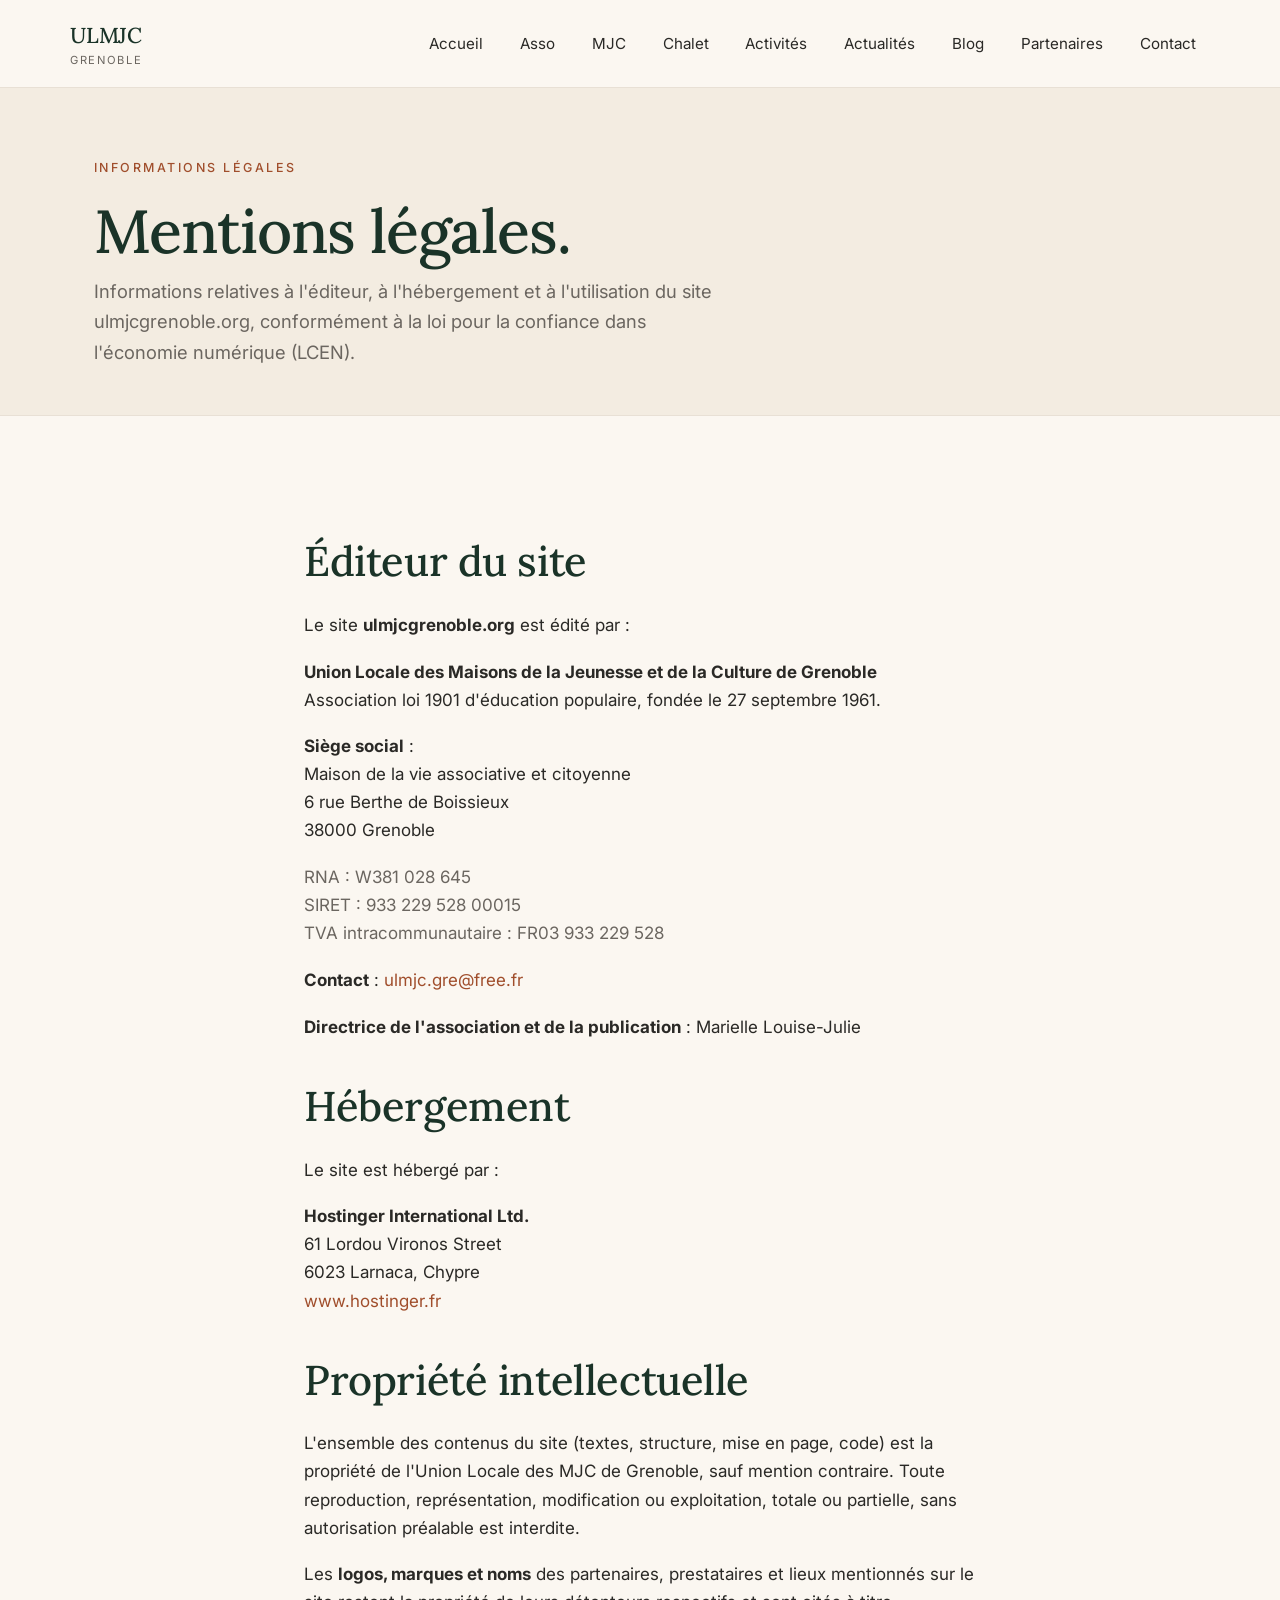
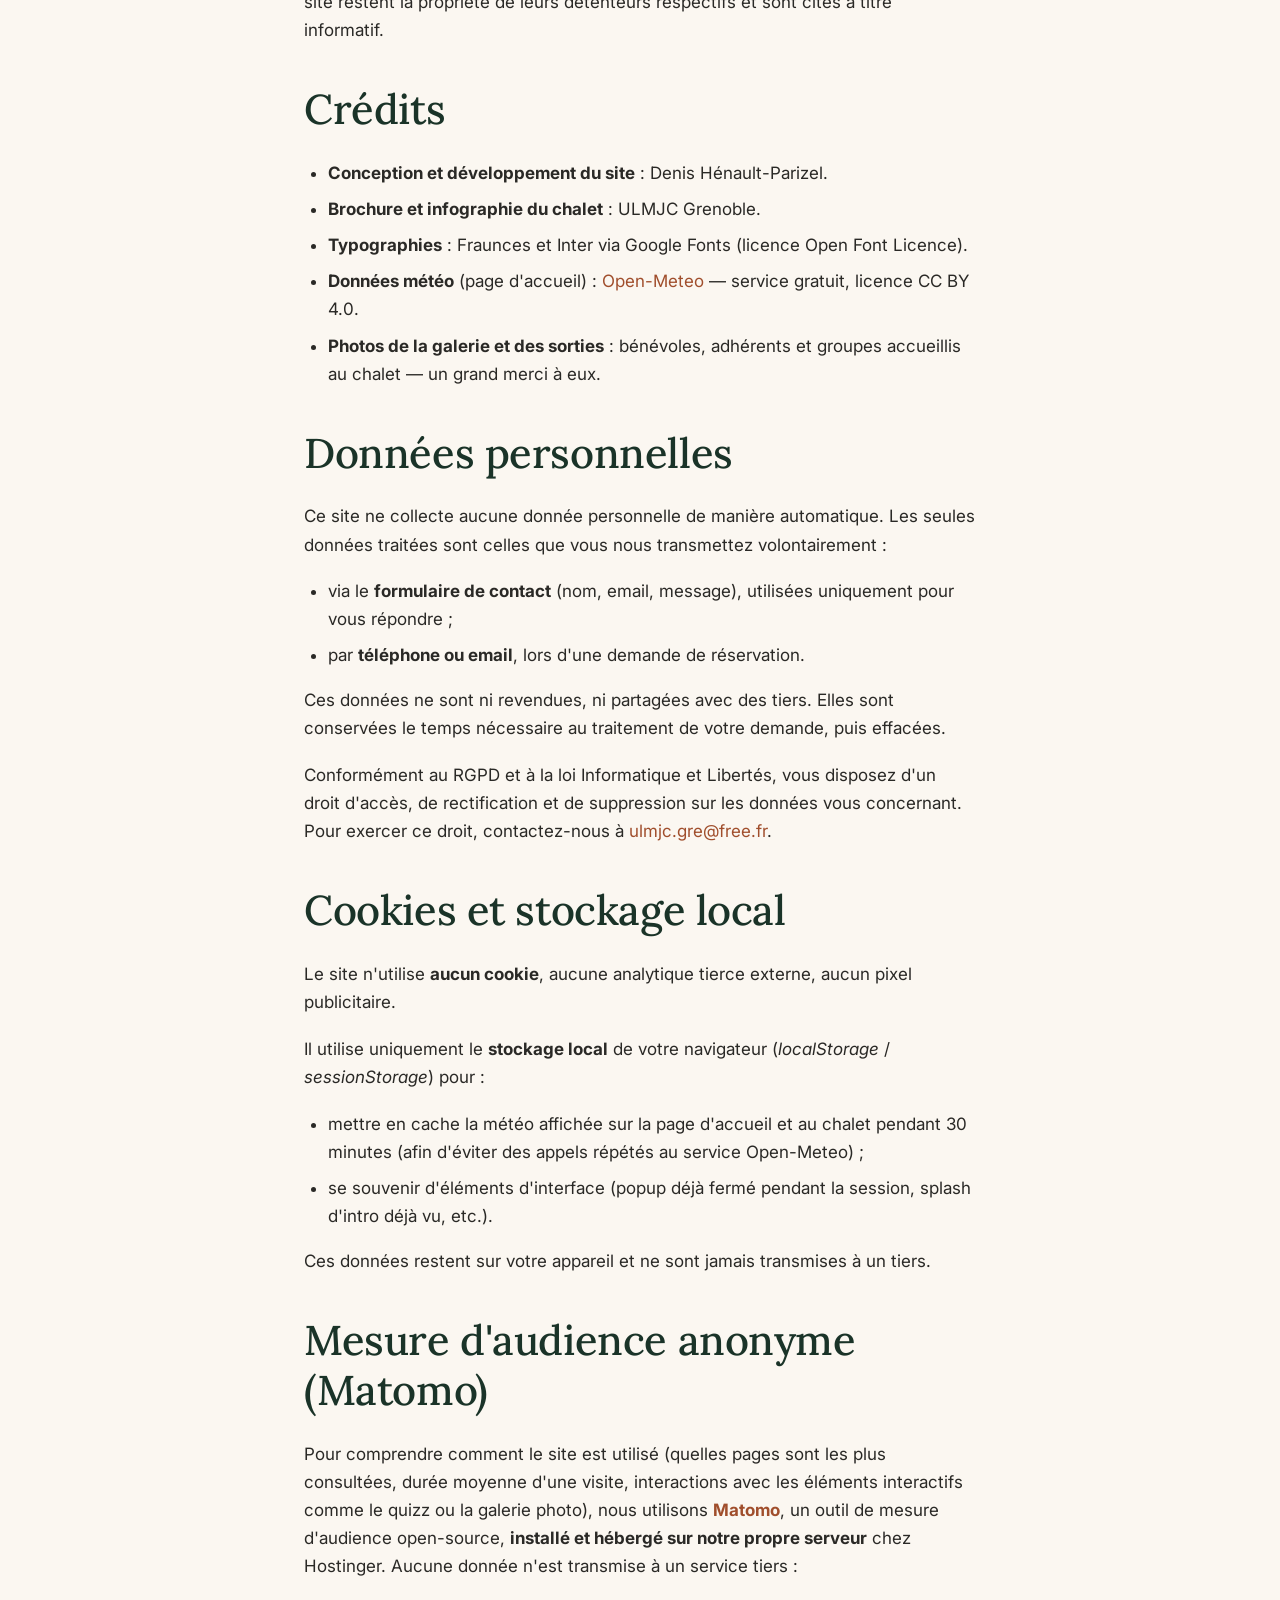
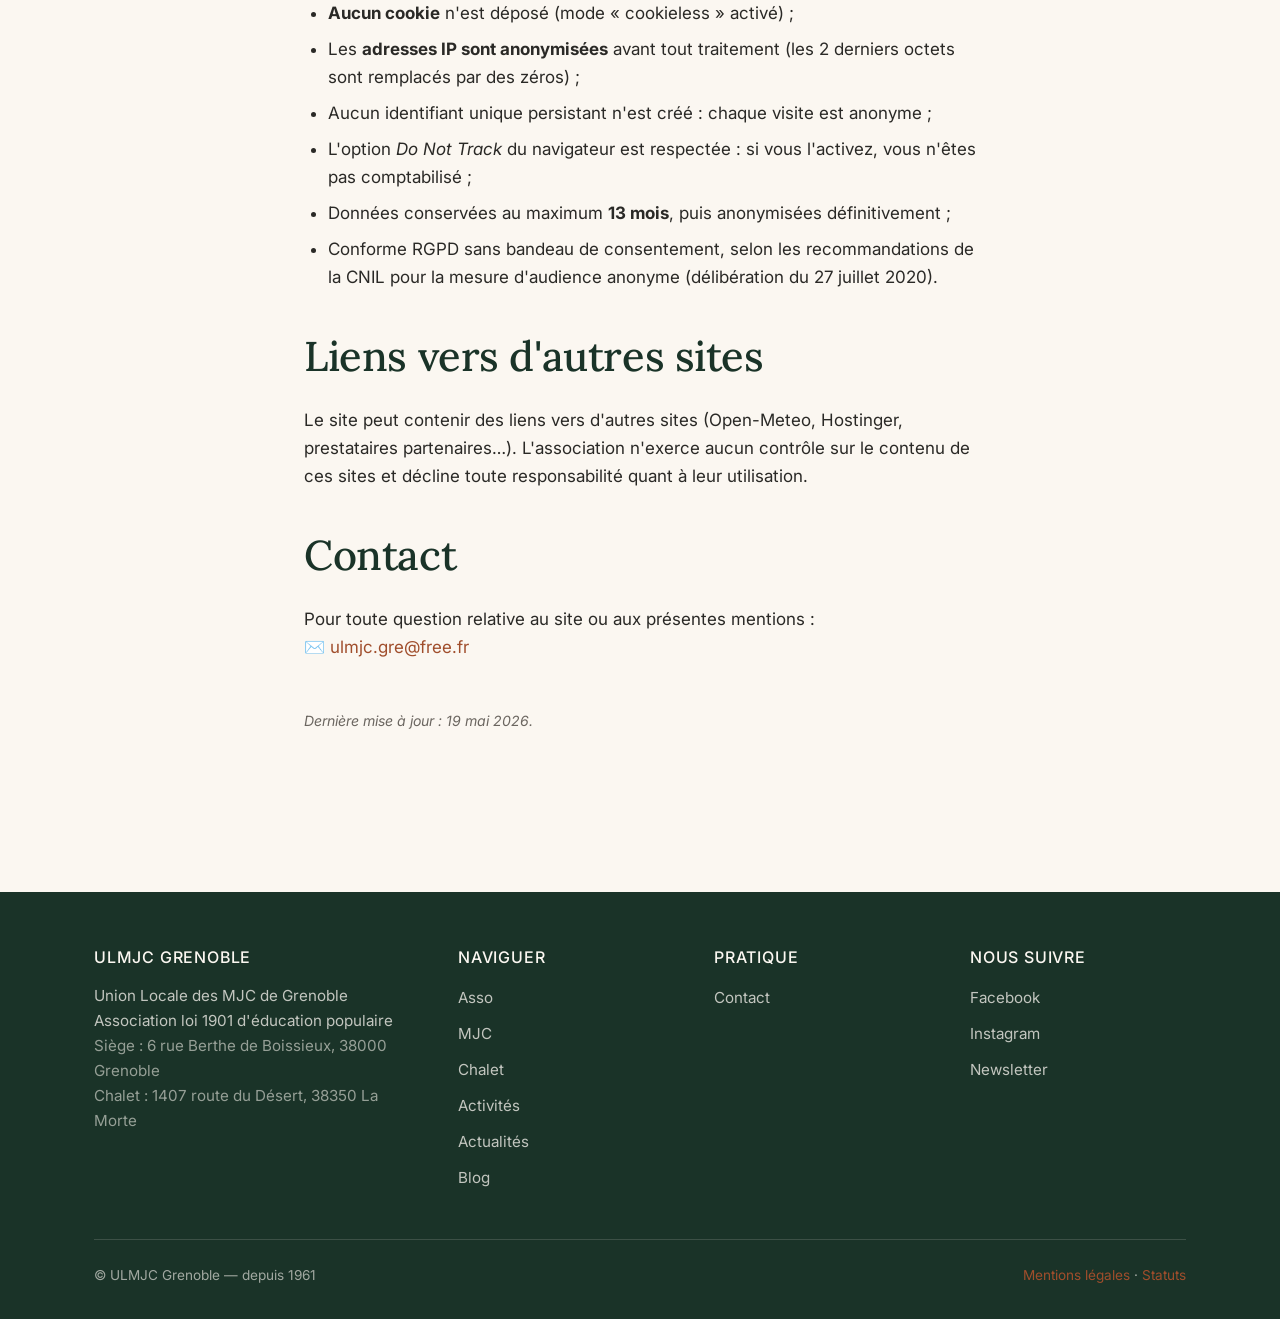
<file: mentions-legales.html>
<!DOCTYPE html>
<html lang="fr">
<head>
<meta charset="UTF-8">
<meta name="viewport" content="width=device-width, initial-scale=1.0">
<meta name="description" content="Mentions légales du site de l'Union Locale des MJC de Grenoble : éditeur, hébergeur, propriété intellectuelle, données personnelles, crédits.">
<title>Mentions légales — ULMJC Grenoble</title>
<link rel="preconnect" href="https://fonts.googleapis.com">
<link rel="preconnect" href="https://fonts.gstatic.com" crossorigin>
<link href="https://fonts.googleapis.com/css2?family=Inter:wght@300;400;500;600&family=Lora:wght@400;500;600;700&display=swap" rel="stylesheet">
<link rel="canonical" href="https://site.ulmjcgrenoble.org/mentions-legales.html">
<link rel="stylesheet" href="css/style.css?v=20260524-14">
<!-- Matomo Analytics - mode anonyme (sans cookies, IP anonymisee) -->
<script>
  var _paq = window._paq = window._paq || [];
  _paq.push(['disableCookies']);
  _paq.push(['setDoNotTrack', true]);
  _paq.push(['trackPageView']);
  _paq.push(['enableLinkTracking']);
  (function() {
    var u = "//stats.ulmjcgrenoble.org/matomo/";
    _paq.push(['setTrackerUrl', u + 'matomo.php']);
    _paq.push(['setSiteId', '1']);
    var d = document, g = d.createElement('script'), s = d.getElementsByTagName('script')[0];
    g.async = true; g.src = u + 'matomo.js'; s.parentNode.insertBefore(g, s);
  })();
</script>
<!-- End Matomo -->
</head>
<body>

<header class="site-header">
  <div class="container nav">
    <a href="index.html" class="brand">ULMJC<span class="brand-sub">Grenoble</span></a>
    <button class="nav-toggle" aria-label="Menu" onclick="document.getElementById('nav-links').classList.toggle('open')">☰</button>
    <ul class="nav-links" id="nav-links">
      <li><a href="index.html">Accueil</a></li>
      <li><a href="asso.html">Asso</a></li>
      <li><a href="les-mjc.html">MJC</a></li>
      <li><a href="chalet.php">Chalet</a></li>
      <li><a href="activites.php">Activités</a></li>
      <li><a href="actus.php">Actualités</a></li>
      <li><a href="blog.php">Blog</a></li>
      <li><a href="partenariats.php">Partenaires</a></li>
      <li><a href="contact.html">Contact</a></li>
    </ul>
  </div>
</header>

<div class="page-header">
  <div class="container">
    <span class="section-eyebrow">Informations légales</span>
    <h1>Mentions légales.</h1>
    <p class="lede">Informations relatives à l'éditeur, à l'hébergement et à l'utilisation du site ulmjcgrenoble.org, conformément à la loi pour la confiance dans l'économie numérique (LCEN).</p>
  </div>
</div>

<section>
  <div class="container prose reveal">

    <h2>Éditeur du site</h2>
    <p>
      Le site <strong>ulmjcgrenoble.org</strong> est édité par&nbsp;:
    </p>
    <p>
      <strong>Union Locale des Maisons de la Jeunesse et de la Culture de Grenoble</strong><br>
      Association loi 1901 d'éducation populaire, fondée le 27 septembre 1961.
    </p>
    <p>
      <strong>Siège social</strong>&nbsp;:<br>
      Maison de la vie associative et citoyenne<br>
      6 rue Berthe de Boissieux<br>
      38000 Grenoble
    </p>
    <p class="muted">
      RNA&nbsp;: W381 028 645<br>
      SIRET&nbsp;: 933 229 528 00015<br>
      TVA intracommunautaire&nbsp;: FR03 933 229 528
    </p>
    <p>
      <strong>Contact</strong>&nbsp;: <a href="mailto:ulmjc.gre@free.fr">ulmjc.gre@free.fr</a>
    </p>
    <p>
      <strong>Directrice de l'association et de la publication</strong>&nbsp;: Marielle Louise-Julie
    </p>

    <h2>Hébergement</h2>
    <p>
      Le site est hébergé par&nbsp;:
    </p>
    <p>
      <strong>Hostinger International Ltd.</strong><br>
      61 Lordou Vironos Street<br>
      6023 Larnaca, Chypre<br>
      <a href="https://www.hostinger.fr" target="_blank" rel="noopener">www.hostinger.fr</a>
    </p>

    <h2>Propriété intellectuelle</h2>
    <p>
      L'ensemble des contenus du site (textes, structure, mise en page, code) est la propriété de
      l'Union Locale des MJC de Grenoble, sauf mention contraire. Toute reproduction, représentation,
      modification ou exploitation, totale ou partielle, sans autorisation préalable est interdite.
    </p>
    <p>
      Les <strong>logos, marques et noms</strong> des partenaires, prestataires et lieux mentionnés sur le site
      restent la propriété de leurs détenteurs respectifs et sont cités à titre informatif.
    </p>

    <h2>Crédits</h2>
    <ul>
      <li><strong>Conception et développement du site</strong>&nbsp;: Denis Hénault-Parizel.</li>
      <li><strong>Brochure et infographie du chalet</strong>&nbsp;: ULMJC Grenoble.</li>
      <li><strong>Typographies</strong>&nbsp;: Fraunces et Inter via Google Fonts (licence Open Font Licence).</li>
      <li><strong>Données météo</strong> (page d'accueil)&nbsp;: <a href="https://open-meteo.com" target="_blank" rel="noopener">Open-Meteo</a> — service gratuit, licence CC BY 4.0.</li>
      <li><strong>Photos de la galerie et des sorties</strong>&nbsp;: bénévoles, adhérents et groupes accueillis au chalet — un grand merci à eux.</li>
    </ul>

    <h2>Données personnelles</h2>
    <p>
      Ce site ne collecte aucune donnée personnelle de manière automatique. Les seules données traitées
      sont celles que vous nous transmettez volontairement&nbsp;:
    </p>
    <ul>
      <li>via le <strong>formulaire de contact</strong> (nom, email, message), utilisées uniquement pour vous répondre&nbsp;;</li>
      <li>par <strong>téléphone ou email</strong>, lors d'une demande de réservation.</li>
    </ul>
    <p>
      Ces données ne sont ni revendues, ni partagées avec des tiers. Elles sont conservées le temps nécessaire
      au traitement de votre demande, puis effacées.
    </p>
    <p>
      Conformément au RGPD et à la loi Informatique et Libertés, vous disposez d'un droit d'accès, de rectification
      et de suppression sur les données vous concernant. Pour exercer ce droit, contactez-nous à
      <a href="mailto:ulmjc.gre@free.fr">ulmjc.gre@free.fr</a>.
    </p>

    <h2>Cookies et stockage local</h2>
    <p>
      Le site n'utilise <strong>aucun cookie</strong>, aucune analytique tierce externe, aucun pixel publicitaire.
    </p>
    <p>
      Il utilise uniquement le <strong>stockage local</strong> de votre navigateur (<em>localStorage</em> / <em>sessionStorage</em>) pour&nbsp;:
    </p>
    <ul>
      <li>mettre en cache la météo affichée sur la page d'accueil et au chalet pendant 30 minutes (afin d'éviter des appels répétés au service Open-Meteo)&nbsp;;</li>
      <li>se souvenir d'éléments d'interface (popup déjà fermé pendant la session, splash d'intro déjà vu, etc.).</li>
    </ul>
    <p>
      Ces données restent sur votre appareil et ne sont jamais transmises à un tiers.
    </p>

    <h2>Mesure d'audience anonyme (Matomo)</h2>
    <p>
      Pour comprendre comment le site est utilisé (quelles pages sont les plus consultées, durée moyenne d'une visite,
      interactions avec les éléments interactifs comme le quizz ou la galerie photo), nous utilisons
      <strong><a href="https://matomo.org" target="_blank" rel="noopener">Matomo</a></strong>,
      un outil de mesure d'audience open-source, <strong>installé et hébergé sur notre propre serveur</strong> chez Hostinger.
      Aucune donnée n'est transmise à un service tiers&nbsp;:
    </p>
    <ul>
      <li><strong>Aucun cookie</strong> n'est déposé (mode « cookieless » activé)&nbsp;;</li>
      <li>Les <strong>adresses IP sont anonymisées</strong> avant tout traitement (les 2 derniers octets sont remplacés par des zéros)&nbsp;;</li>
      <li>Aucun identifiant unique persistant n'est créé&nbsp;: chaque visite est anonyme&nbsp;;</li>
      <li>L'option <em>Do Not Track</em> du navigateur est respectée&nbsp;: si vous l'activez, vous n'êtes pas comptabilisé&nbsp;;</li>
      <li>Données conservées au maximum <strong>13 mois</strong>, puis anonymisées définitivement&nbsp;;</li>
      <li>Conforme RGPD sans bandeau de consentement, selon les recommandations de la CNIL pour la mesure d'audience anonyme (délibération du 27 juillet 2020).</li>
    </ul>

    <h2>Liens vers d'autres sites</h2>
    <p>
      Le site peut contenir des liens vers d'autres sites (Open-Meteo, Hostinger, prestataires partenaires…).
      L'association n'exerce aucun contrôle sur le contenu de ces sites et décline toute responsabilité quant
      à leur utilisation.
    </p>

    <h2>Contact</h2>
    <p>
      Pour toute question relative au site ou aux présentes mentions&nbsp;:<br>
      ✉️ <a href="mailto:ulmjc.gre@free.fr">ulmjc.gre@free.fr</a>
    </p>

    <p class="muted" style="font-size: 0.88rem; margin-top: 3rem;"><em>Dernière mise à jour&nbsp;: 19 mai 2026.</em></p>
  </div>
</section>

<footer class="site-footer">
  <div class="container">
    <div class="footer-grid">
      <div>
        <h4>ULMJC Grenoble</h4>
        <p>
          Union Locale des MJC de Grenoble<br>
          Association loi 1901 d'éducation populaire<br>
          <span class="muted">Siège : 6 rue Berthe de Boissieux, 38000 Grenoble</span><br>
          <span class="muted">Chalet : 1407 route du Désert, 38350 La Morte</span>
        </p>
      </div>
      <div>
        <h4>Naviguer</h4>
        <ul>
          <li><a href="asso.html">Asso</a></li>
          <li><a href="les-mjc.html">MJC</a></li>
          <li><a href="chalet.php">Chalet</a></li>
          <li><a href="activites.php">Activités</a></li>
          <li><a href="actus.php">Actualités</a></li>
      <li><a href="blog.php">Blog</a></li>
        </ul>
      </div>
      <div>
        <h4>Pratique</h4>
        <ul>
          <li><a href="contact.html">Contact</a></li>
        </ul>
      </div>
      <div>
        <h4>Nous suivre</h4>
        <ul>
          <li><a href="#">Facebook</a></li>
          <li><a href="#">Instagram</a></li>
          <li><a href="mailto:ulmjc.gre@free.fr">Newsletter</a></li>
        </ul>
      </div>
    </div>
    <div class="footer-bottom">
      <span>© ULMJC Grenoble — depuis 1961</span>
      <span><a href="mentions-legales.html">Mentions légales</a> · <a href="#">Statuts</a></span>
    </div>
  </div>
</footer>

<script src="js/main.js?v=20260524-14"></script>
<!-- Compteur anonyme - sans cookie, RGPD-friendly, donnees agregees -->

</body>
</html>
</file>
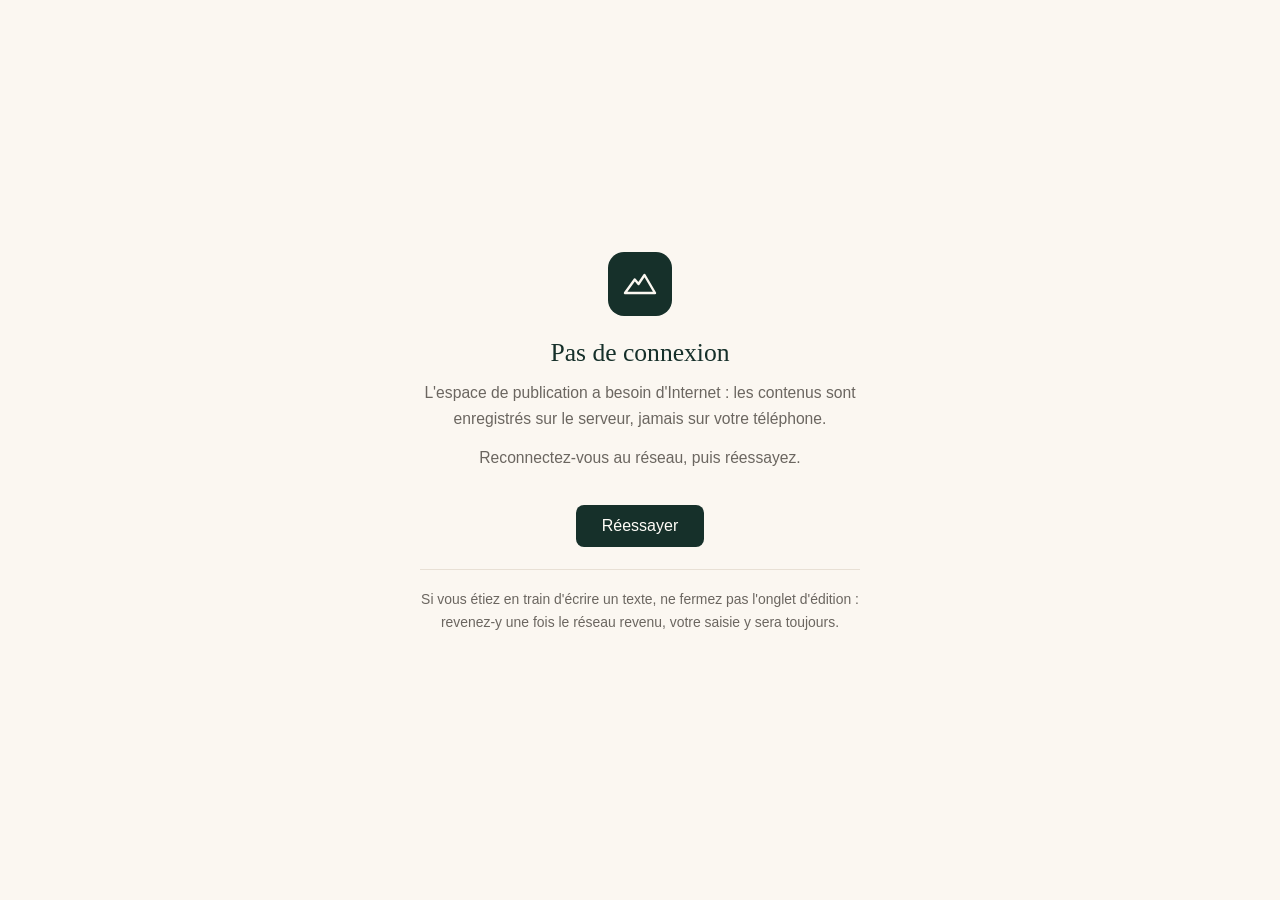
<file: admin/offline.html>
<!DOCTYPE html>
<html lang="fr">
<head>
<meta charset="UTF-8">
<meta name="viewport" content="width=device-width, initial-scale=1">
<title>Hors connexion | Publication ULMJC</title>
<style>
  :root{ --bg:#FBF7F1; --pine:#16302A; --terra:#C4623A; --ink:#2A2926; --soft:#6B6660; --line:#E8E0D5; }
  *{ box-sizing:border-box; }
  body{ margin:0; min-height:100vh; display:flex; align-items:center; justify-content:center;
        background:var(--bg); color:var(--ink); padding:24px;
        font-family:'Segoe UI',-apple-system,BlinkMacSystemFont,Helvetica,Arial,sans-serif; }
  .box{ max-width:440px; text-align:center; }
  .mark{ width:64px; height:64px; margin:0 auto 22px; border-radius:16px; background:var(--pine);
         display:flex; align-items:center; justify-content:center; }
  .mark svg{ width:36px; height:36px; }
  h1{ font-family:Georgia,'Times New Roman',serif; font-weight:400; font-size:1.6rem;
      color:var(--pine); margin:0 0 12px; }
  p{ line-height:1.65; color:var(--soft); margin:0 0 14px; font-size:.98rem; }
  .note{ margin-top:22px; padding-top:18px; border-top:1px solid var(--line);
         font-size:.87rem; color:var(--soft); }
  button{ margin-top:20px; background:var(--pine); color:#FFFDF8; border:0; border-radius:8px;
          padding:12px 26px; font-size:1rem; cursor:pointer; font-family:inherit; }
  button:hover{ background:#24443A; }
</style>
</head>
<body>
  <div class="box">
    <div class="mark" aria-hidden="true">
      <svg viewBox="0 0 24 24" fill="none" stroke="#FBF7F1" stroke-width="1.6" stroke-linecap="round" stroke-linejoin="round">
        <path d="M2 18h20L15 6l-4 6-2.5-3L2 18z"/>
      </svg>
    </div>

    <h1>Pas de connexion</h1>

    <p>L'espace de publication a besoin d'Internet : les contenus sont enregistrés
       sur le serveur, jamais sur votre téléphone.</p>

    <p>Reconnectez-vous au réseau, puis réessayez.</p>

    <button type="button" onclick="location.reload()">Réessayer</button>

    <p class="note">Si vous étiez en train d'écrire un texte, ne fermez pas l'onglet
       d'édition : revenez-y une fois le réseau revenu, votre saisie y sera toujours.</p>
  </div>
</body>
</html>
</file>
<file: css/style.css>
/* =========================================================
   ULMJC Grenoble : style nordique chaleureux
   Palette : crème, pin foncé, terre cuite, charbon chaud
   Typo : Lora (titres) + Inter (texte)
   ========================================================= */

:root {
  --bg: #fbf7f1;
  --bg-card: #ffffff;
  --bg-soft: #f3ece1;
  --ink: #2a2926;
  --ink-soft: #6b6660;
  --pine: #1a3328;
  --pine-soft: #2d4a3d;
  --terra: #c4623a;
  --terra-dark: #a04e2c;
  --line: #e8e0d5;
  --shadow: 0 2px 8px rgba(42, 41, 38, 0.06), 0 12px 32px rgba(42, 41, 38, 0.05);
  --radius: 14px;
  --radius-sm: 8px;
  --maxw: 1140px;
}

* { box-sizing: border-box; }

html { scroll-behavior: smooth; }

body {
  margin: 0;
  font-family: 'Inter', -apple-system, BlinkMacSystemFont, sans-serif;
  font-size: 17px;
  line-height: 1.65;
  color: var(--ink);
  background: var(--bg);
  -webkit-font-smoothing: antialiased;
}

h1, h2, h3, h4 {
  font-family: 'Lora', Georgia, serif;
  font-weight: 500;
  color: var(--pine);
  letter-spacing: -0.01em;
  margin: 0 0 0.6em;
  line-height: 1.2;
}


h1 { font-size: clamp(2.4rem, 5vw, 3.8rem); letter-spacing: -0.02em; }
h2 { font-size: clamp(1.8rem, 3.5vw, 2.6rem); }
h3 { font-size: 1.35rem; }

p { margin: 0 0 1.1em; }

a {
  color: var(--terra-dark);
  text-decoration: none;
  border-bottom: 1px solid transparent;
  transition: border-color 0.2s;
}
a:hover { border-bottom-color: var(--terra); }

.container {
  max-width: var(--maxw);
  margin: 0 auto;
  padding: 0 1.5rem;
}

.muted { color: var(--ink-soft); }
.center { text-align: center; }

/* ---------- Header / navigation ---------- */

.site-header {
  background: var(--bg);
  border-bottom: 1px solid var(--line);
  position: sticky;
  top: 0;
  z-index: 100;
  backdrop-filter: blur(10px);
  background: rgba(251, 247, 241, 0.85);
}

.nav {
  display: flex;
  align-items: center;
  justify-content: space-between;
  padding: 1.1rem 0;
}

.brand {
  font-family: 'Lora', Georgia, serif;
  font-size: 1.35rem;
  font-weight: 500;
  color: var(--pine);
  border: none;
  letter-spacing: -0.01em;
}
.brand:hover { border: none; color: var(--pine-soft); }
.brand .brand-sub {
  display: block;
  font-family: 'Inter', sans-serif;
  font-size: 0.7rem;
  font-weight: 400;
  color: var(--ink-soft);
  letter-spacing: 0.15em;
  text-transform: uppercase;
  margin-top: -2px;
}

.nav-links {
  display: flex;
  gap: 0.5rem;
  list-style: none;
  margin: 0;
  padding: 0;
}
.nav-links a {
  display: inline-block;
  padding: 0.5rem 0.9rem;
  color: var(--ink);
  font-size: 0.95rem;
  border: none;
  border-radius: var(--radius-sm);
}
.nav-links a:hover { background: var(--bg-soft); color: var(--pine); border: none; }
.nav-links a.active { color: var(--pine); font-weight: 500; }

.nav-toggle {
  display: none;
  background: transparent;
  border: 1px solid var(--line);
  border-radius: var(--radius-sm);
  padding: 0.5rem 0.7rem;
  cursor: pointer;
  font-size: 1rem;
  color: var(--pine);
}

@media (max-width: 820px) {
  .nav-links {
    position: absolute;
    top: 100%;
    left: 0;
    right: 0;
    flex-direction: column;
    background: var(--bg);
    border-bottom: 1px solid var(--line);
    padding: 0.5rem 1.5rem 1rem;
    gap: 0;
    display: none;
  }
  .nav-links.open { display: flex; }
  .nav-links a { padding: 0.7rem 0; border-bottom: 1px solid var(--line); border-radius: 0; }
  .nav-links li:last-child a { border-bottom: none; }
  .nav-toggle { display: block; }
}

/* ---------- Boutons ---------- */

.btn {
  display: inline-block;
  padding: 0.85rem 1.6rem;
  background: var(--pine);
  color: var(--bg);
  border-radius: var(--radius-sm);
  font-weight: 500;
  font-size: 0.98rem;
  border: 1px solid var(--pine);
  cursor: pointer;
  transition: all 0.2s;
}
.btn:hover { background: var(--pine-soft); color: var(--bg); border-color: var(--pine-soft); border-bottom-color: var(--pine-soft); }

.btn-accent { background: var(--terra); border-color: var(--terra); }
.btn-accent:hover { background: var(--terra-dark); border-color: var(--terra-dark); border-bottom-color: var(--terra-dark); }

.btn-ghost {
  background: transparent;
  color: var(--pine);
  border-color: var(--pine);
}
.btn-ghost:hover { background: var(--pine); color: var(--bg); border-bottom-color: var(--pine); }

/* ---------- Sections ---------- */

section { padding: 5rem 0; }
section + section { border-top: 1px solid var(--line); }

.section-eyebrow {
  display: inline-block;
  font-size: 0.78rem;
  font-weight: 500;
  letter-spacing: 0.2em;
  text-transform: uppercase;
  color: var(--terra-dark);
  margin-bottom: 1rem;
}

/* ---------- Hero ---------- */

.hero {
  padding: 6rem 0 5rem;
  background: linear-gradient(180deg, var(--bg) 0%, var(--bg-soft) 100%);
  border-bottom: 1px solid var(--line);
  position: relative;
  overflow: hidden;
  min-height: 540px;
  display: flex;
  align-items: center;
}
.hero::before {
  content: '';
  position: absolute;
  top: -100px;
  right: -100px;
  width: 400px;
  height: 400px;
  background: radial-gradient(circle, rgba(196, 98, 58, 0.08) 0%, transparent 70%);
  border-radius: 50%;
  pointer-events: none;
  z-index: 3;
}

/* Média de fond (vidéo ou photo) */
.hero-video,
.hero-bg-wrap {
  position: absolute;
  inset: 0;
  z-index: 0;
}
.hero-video {
  width: 100%;
  height: 100%;
  object-fit: cover;
  opacity: 0;
  transition: opacity 1.4s ease;
}
.hero-video.loaded { opacity: 1; }

/* Wrapper photo : zone du parallaxe au scroll (JS animera translateY ici) */
.hero-bg-wrap {
  overflow: hidden;
  will-change: transform;
  /* le wrapper déborde un peu en haut/bas pour absorber le mouvement parallaxe */
  top: -8%;
  bottom: -8%;
  inset-block: -8%;
}

/* Photo : Ken Burns plus marqué (scale + dérive lente) */
.hero-bg {
  position: absolute;
  inset: 0;
  width: 100%;
  height: 100%;
  object-fit: cover;
  transition: filter 1.8s ease;
  will-change: transform, filter;
}
img.hero-bg {
  animation: kenBurns 24s ease-in-out infinite alternate;
  transform-origin: 55% 45%;
}
/* Vidéo : couleurs natives, aucun filtre */
video.hero-bg {
  background: var(--pine);
  filter: none !important; /* la vidéo garde ses couleurs natives (pas le filtre .hero.has-photo) */
  animation: none;
}

/* Quand le hero contient une vidéo, on adoucit overlay + vignette
   (la vidéo a déjà du mouvement et de la variation, pas besoin d'assombrir autant) */
.hero:has(video.hero-bg) .hero-overlay {
  background:
    linear-gradient(180deg, rgba(26, 51, 40, 0.25) 0%, rgba(26, 51, 40, 0.08) 50%, rgba(26, 51, 40, 0.35) 100%);
}
/* Vignette plus marquée et plus serrée derrière le bloc texte */
.hero:has(video.hero-bg) .hero-vignette {
  background:
    radial-gradient(ellipse 55% 60% at 28% 50%, rgba(10, 20, 15, 0.75) 0%, rgba(10, 20, 15, 0.35) 40%, transparent 75%);
}
/* Halo subtil sous le texte du hero pour décoller de la vidéo */
.hero:has(video.hero-bg) h1,
.hero:has(video.hero-bg) .lede,
.hero:has(video.hero-bg) .section-eyebrow {
  text-shadow: 0 1px 16px rgba(0, 0, 0, 0.65), 0 1px 3px rgba(0, 0, 0, 0.45);
}

/* Sur mobile, la vignette s'étale sur toute la largeur (le texte est centré) */
@media (max-width: 820px) {
  .hero:has(video.hero-bg) .hero-vignette {
    background:
      radial-gradient(ellipse 100% 65% at 50% 50%, rgba(10, 20, 15, 0.70) 0%, rgba(10, 20, 15, 0.35) 50%, transparent 80%);
  }
}
@keyframes kenBurns {
  0%   { transform: scale(1.08) translate(0%, 0%); }
  50%  { transform: scale(1.14) translate(-2%, -1.5%); }
  100% { transform: scale(1.10) translate(1.5%, -2%); }
}

/* Overlay sombre/teinté pour lisibilité du texte */
.hero-overlay {
  position: absolute;
  inset: 0;
  z-index: 1;
  background:
    linear-gradient(180deg, rgba(26, 51, 40, 0.55) 0%, rgba(26, 51, 40, 0.35) 50%, rgba(26, 51, 40, 0.65) 100%);
  pointer-events: none;
}

/* Vignette derrière le bloc de texte pour renforcer la lisibilité */
.hero-vignette {
  position: absolute;
  inset: 0;
  z-index: 1;
  pointer-events: none;
  background:
    radial-gradient(ellipse 80% 70% at 30% 50%, rgba(20, 38, 30, 0.55) 0%, transparent 65%);
}
@media (max-width: 820px) {
  .hero-vignette {
    background:
      radial-gradient(ellipse 110% 80% at 50% 50%, rgba(20, 38, 30, 0.55) 0%, transparent 70%);
  }
}

/* Quand le hero a un média (vidéo ou photo), on inverse les couleurs du texte */
.hero.has-video,
.hero.has-photo {
  background: var(--pine);
  border-bottom: none;
}
.hero.has-video .section-eyebrow,
.hero.has-photo .section-eyebrow { color: rgba(251, 247, 241, 0.9); }
.hero.has-video h1,
.hero.has-photo h1 { color: var(--bg); }
.hero.has-video .lede,
.hero.has-photo .lede { color: rgba(251, 247, 241, 0.92); }
.hero.has-video .btn-ghost,
.hero.has-photo .btn-ghost {
  color: var(--bg);
  border-color: rgba(251, 247, 241, 0.6);
}
.hero.has-video .btn-ghost:hover,
.hero.has-photo .btn-ghost:hover {
  background: var(--bg);
  color: var(--pine);
}

/* Hero photo : léger assombrissement de base pour la lisibilité du texte. */
.hero.has-photo .hero-bg { filter: brightness(0.88) saturate(0.95); }

.hero-content {
  max-width: 720px;
  position: relative;
  z-index: 2;
}
.hero h1 { margin-bottom: 1.2rem; }
.hero .lede {
  font-size: 1.25rem;
  color: var(--ink-soft);
  margin-bottom: 2rem;
  font-weight: 300;
  line-height: 1.55;
}
.hero-actions { display: flex; gap: 1rem; flex-wrap: wrap; }

@media (prefers-reduced-motion: reduce) {
  .hero-video { display: none; }
}

/* ---------- Cartes ---------- */

.cards {
  display: grid;
  grid-template-columns: repeat(auto-fit, minmax(260px, 1fr));
  gap: 1.5rem;
  margin-top: 3rem;
}

.card {
  background: var(--bg-card);
  border: 1px solid var(--line);
  border-radius: var(--radius);
  padding: 2rem;
  transition: transform 0.2s, box-shadow 0.2s, border-color 0.2s;
}
.card:hover {
  transform: translateY(-3px);
  box-shadow: var(--shadow);
  border-color: var(--pine-soft);
}
.card .icon {
  font-size: 1.8rem;
  margin-bottom: 1rem;
  display: inline-block;
}
.card h3 { color: var(--pine); margin-bottom: 0.5rem; }
.card p { margin: 0; color: var(--ink-soft); font-size: 0.95rem; }
.card .card-link {
  display: inline-block;
  margin-top: 1rem;
  color: var(--terra-dark);
  font-size: 0.92rem;
  font-weight: 500;
  border: none;
}
.card .card-link::after { content: ' →'; transition: transform 0.2s; display: inline-block; }
.card:hover .card-link::after { transform: translateX(4px); }

/* ---------- Split (image + texte) ---------- */

.split {
  display: grid;
  grid-template-columns: 1fr 1fr;
  gap: 4rem;
  align-items: center;
}
.split-img {
  border-radius: var(--radius);
  overflow: hidden;
  aspect-ratio: 4/3;
  background: var(--bg-soft);
  display: flex;
  align-items: center;
  justify-content: center;
  color: var(--ink-soft);
  font-size: 0.9rem;
}
.split-img img { width: 100%; height: 100%; object-fit: cover; }
/* Variante "portrait" : on affiche la photo en entier (pas de crop) */
.split-img-portrait {
  aspect-ratio: auto;
  background: transparent;
  align-self: center;
  max-height: 640px;
  border-radius: var(--radius);
  overflow: hidden;
  position: relative;
}
/* Effet "chute de neige" sur la photo (deux couches pour la profondeur) */
.split-img-portrait::before,
.split-img-portrait::after {
  content: '';
  position: absolute;
  inset: -8% 0;
  pointer-events: none;
  z-index: 2;
  background-image:
    radial-gradient(2px 2px at 6% 4%, rgba(255,255,255,0.95), transparent 70%),
    radial-gradient(1.5px 1.5px at 14% 16%, rgba(255,255,255,0.85), transparent 70%),
    radial-gradient(2px 2px at 22% 28%, rgba(255,255,255,0.9), transparent 70%),
    radial-gradient(1.5px 1.5px at 30% 8%, rgba(255,255,255,0.8), transparent 70%),
    radial-gradient(2.5px 2.5px at 38% 38%, rgba(255,255,255,0.95), transparent 70%),
    radial-gradient(1.5px 1.5px at 46% 18%, rgba(255,255,255,0.85), transparent 70%),
    radial-gradient(2px 2px at 54% 48%, rgba(255,255,255,0.9), transparent 70%),
    radial-gradient(1.5px 1.5px at 62% 6%, rgba(255,255,255,0.8), transparent 70%),
    radial-gradient(2px 2px at 70% 24%, rgba(255,255,255,0.95), transparent 70%),
    radial-gradient(2.5px 2.5px at 78% 56%, rgba(255,255,255,0.9), transparent 70%),
    radial-gradient(1.5px 1.5px at 86% 12%, rgba(255,255,255,0.85), transparent 70%),
    radial-gradient(2px 2px at 94% 32%, rgba(255,255,255,0.95), transparent 70%),
    radial-gradient(1.5px 1.5px at 10% 62%, rgba(255,255,255,0.8), transparent 70%),
    radial-gradient(2px 2px at 26% 72%, rgba(255,255,255,0.9), transparent 70%),
    radial-gradient(2.5px 2.5px at 42% 84%, rgba(255,255,255,0.95), transparent 70%),
    radial-gradient(1.5px 1.5px at 58% 76%, rgba(255,255,255,0.8), transparent 70%),
    radial-gradient(2px 2px at 74% 90%, rgba(255,255,255,0.9), transparent 70%),
    radial-gradient(1.5px 1.5px at 90% 80%, rgba(255,255,255,0.85), transparent 70%);
  background-size: 100% 35vh;
  background-repeat: repeat-y;
  animation: snowFall 6s linear infinite;
}
.split-img-portrait::after {
  background-size: 100% 50vh;
  opacity: 0.7;
  animation-duration: 9s;
  /* même direction que la couche principale (vers le bas), juste plus lent pour la profondeur */
}
.split-img-portrait img {
  width: 100%;
  height: auto;
  object-fit: contain;
  display: block;
  animation: kenBurnsPortrait 28s ease-in-out infinite alternate;
  transform-origin: 50% 35%;
  will-change: transform;
}
@keyframes kenBurnsPortrait {
  0%   { transform: scale(1.00) translate(0%, 0%); }
  50%  { transform: scale(1.06) translate(-1.2%, -1.5%); }
  100% { transform: scale(1.03) translate(1.2%, 1.5%); }
}
@media (max-width: 820px) {
  .split { grid-template-columns: 1fr; gap: 2rem; }
}

/* ---------- Footer ---------- */

.site-footer {
  background: var(--pine);
  color: var(--bg);
  padding: 3.5rem 0 2rem;
  margin-top: 4rem;
}
.site-footer h4 {
  color: var(--bg);
  font-size: 1rem;
  margin-bottom: 1rem;
  font-family: 'Inter', sans-serif;
  font-weight: 500;
  letter-spacing: 0.05em;
  text-transform: uppercase;
}
.footer-grid {
  display: grid;
  grid-template-columns: 1.5fr 1fr 1fr 1fr;
  gap: 2.5rem;
  margin-bottom: 2.5rem;
}
.footer-grid ul { list-style: none; padding: 0; margin: 0; }
.footer-grid li { margin-bottom: 0.5rem; }
.footer-grid a { color: rgba(251, 247, 241, 0.75); border: none; font-size: 0.95rem; }
.footer-grid a:hover { color: var(--bg); border: none; }
.footer-grid p { color: rgba(251, 247, 241, 0.75); font-size: 0.95rem; }
.site-footer .muted { color: rgba(251, 247, 241, 0.55); }
.footer-bottom {
  border-top: 1px solid rgba(251, 247, 241, 0.15);
  padding-top: 1.5rem;
  font-size: 0.85rem;
  color: rgba(251, 247, 241, 0.6);
  display: flex;
  justify-content: space-between;
  flex-wrap: wrap;
  gap: 1rem;
}
@media (max-width: 820px) {
  .footer-grid { grid-template-columns: 1fr 1fr; }
}

/* ---------- Page header (autres pages) ---------- */

.page-header {
  padding: 4rem 0 3rem;
  background: var(--bg-soft);
  border-bottom: 1px solid var(--line);
}
.page-header h1 { margin-bottom: 0.5rem; }
.page-header .lede { color: var(--ink-soft); font-size: 1.15rem; margin: 0; max-width: 640px; }

/* ---------- Prose (contenu de page longue) ---------- */

.prose {
  max-width: 720px;
  margin: 0 auto;
}
.prose h2 { margin-top: 2.5rem; }
.prose h3 { margin-top: 2rem; }
.prose ul { padding-left: 1.5rem; }
.prose li { margin-bottom: 0.5rem; }

.prose-callout {
  background: var(--bg-soft);
  border-left: 4px solid var(--terra);
  border-radius: var(--radius-sm);
  padding: 1.2rem 1.5rem;
  margin: 1.5rem 0 2rem;
}
.prose-callout p { margin-bottom: 0.5rem; }
.prose-callout p:last-child { margin-bottom: 0; }
.prose-callout strong { color: var(--pine); }

/* ---------- Galerie ---------- */

.gallery {
  display: grid;
  grid-template-columns: repeat(auto-fill, minmax(240px, 1fr));
  gap: 1rem;
  margin-top: 2rem;
}
.gallery-item {
  aspect-ratio: 1;
  border-radius: var(--radius-sm);
  overflow: hidden;
  background: var(--bg-soft);
  position: relative;
  display: flex;
  align-items: center;
  justify-content: center;
  color: var(--ink-soft);
  font-size: 0.85rem;
  text-align: center;
  padding: 1rem;
  cursor: pointer;
  transition: transform 0.2s;
}
.gallery-item:hover { transform: scale(1.02); }
.gallery-item img { width: 100%; height: 100%; object-fit: cover; }

/* ---------- Formulaire ---------- */

.form {
  display: grid;
  gap: 1.2rem;
  max-width: 560px;
}
.form label {
  display: block;
  font-size: 0.92rem;
  font-weight: 500;
  margin-bottom: 0.4rem;
  color: var(--pine);
}
.form input, .form textarea {
  width: 100%;
  padding: 0.8rem 1rem;
  font-family: inherit;
  font-size: 1rem;
  background: var(--bg-card);
  border: 1px solid var(--line);
  border-radius: var(--radius-sm);
  color: var(--ink);
  transition: border-color 0.2s;
}
.form input:focus, .form textarea:focus {
  outline: none;
  border-color: var(--pine-soft);
}
.form textarea { min-height: 140px; resize: vertical; }

/* ---------- Actu list ---------- */

.actus-list { display: grid; gap: 2rem; }
.actu-item {
  display: grid;
  grid-template-columns: 200px 1fr;
  gap: 2rem;
  padding: 1.5rem;
  background: var(--bg-card);
  border: 1px solid var(--line);
  border-radius: var(--radius);
  transition: border-color 0.2s;
}
.actu-item:hover { border-color: var(--pine-soft); }
.actu-date {
  font-size: 0.85rem;
  letter-spacing: 0.1em;
  text-transform: uppercase;
  color: var(--terra-dark);
  font-weight: 500;
}
.actu-item h3 { margin: 0.3rem 0 0.7rem; }
.actu-item p { margin: 0; color: var(--ink-soft); font-size: 0.95rem; }

/* Bande de photos cliquables sous une actu (ouvre le lightbox existant) */
.actu-photos {
  display: grid;
  grid-template-columns: repeat(auto-fill, minmax(110px, 1fr));
  gap: 0.5rem;
  margin-top: 1rem;
}
.actu-photos[hidden] { display: none; }
.actu-photos:empty { display: none; }
.actu-photos a {
  display: block;
  aspect-ratio: 4 / 3;
  overflow: hidden;
  border-radius: var(--radius-sm);
  background: var(--bg);
  border: 1px solid var(--line);
  cursor: zoom-in;
  transition: transform 0.2s ease, box-shadow 0.2s ease, border-color 0.2s ease;
}
.actu-photos a img {
  width: 100%;
  height: 100%;
  object-fit: cover;
  display: block;
  transition: transform 0.4s ease;
}
.actu-photos a:hover {
  transform: translateY(-2px);
  box-shadow: 0 4px 12px rgba(42, 41, 38, 0.12);
  border-color: var(--pine-soft);
}
.actu-photos a:hover img {
  transform: scale(1.06);
}
.actu-photos a:focus-visible {
  outline: 2px solid var(--terra);
  outline-offset: 2px;
}
@media (max-width: 720px) {
  .actu-item { grid-template-columns: 1fr; gap: 0.5rem; }
}

/* ---------- Activités liste ---------- */

.activity-list {
  display: grid;
  grid-template-columns: repeat(auto-fit, minmax(280px, 1fr));
  gap: 1.5rem;
  margin-top: 2rem;
}
.activity {
  background: var(--bg-card);
  border: 1px solid var(--line);
  border-radius: var(--radius);
  padding: 1.8rem;
}
.activity h3 { font-size: 1.2rem; margin-bottom: 0.3rem; }
.activity .activity-meta {
  font-size: 0.85rem;
  color: var(--terra-dark);
  letter-spacing: 0.05em;
  margin-bottom: 0.8rem;
}
.activity p { margin: 0; font-size: 0.95rem; color: var(--ink-soft); }

/* ---------- Chiffres clés ---------- */

.stats {
  display: grid;
  grid-template-columns: repeat(auto-fit, minmax(180px, 1fr));
  gap: 2rem;
  margin-top: 3rem;
  text-align: center;
}
.stat .stat-num {
  font-family: 'Lora', Georgia, serif;
  font-size: clamp(2.5rem, 5vw, 3.8rem);
  font-weight: 500;
  color: var(--pine);
  line-height: 1;
  letter-spacing: -0.02em;
  display: block;
}
.stat .stat-label {
  display: block;
  margin-top: 0.6rem;
  font-size: 0.92rem;
  color: var(--ink-soft);
  letter-spacing: 0.05em;
}
.stat .stat-suffix {
  font-size: 0.6em;
  color: var(--terra-dark);
  margin-left: 0.1em;
}

/* ===========================================================
   ANIMATIONS : discrètes, classe nordique
   =========================================================== */

/* Apparition au scroll */
.reveal {
  opacity: 0;
  transform: translateY(24px);
  transition: opacity 0.7s cubic-bezier(0.16, 1, 0.3, 1),
              transform 0.7s cubic-bezier(0.16, 1, 0.3, 1);
}
.reveal.in {
  opacity: 1;
  transform: translateY(0);
}

/* Décalage pour des grilles d'éléments (cards, activities, gallery) */
.reveal-stagger > * {
  opacity: 0;
  transform: translateY(20px);
  transition: opacity 0.6s cubic-bezier(0.16, 1, 0.3, 1),
              transform 0.6s cubic-bezier(0.16, 1, 0.3, 1);
}
.reveal-stagger.in > *:nth-child(1) { transition-delay: 0.00s; }
.reveal-stagger.in > *:nth-child(2) { transition-delay: 0.08s; }
.reveal-stagger.in > *:nth-child(3) { transition-delay: 0.16s; }
.reveal-stagger.in > *:nth-child(4) { transition-delay: 0.24s; }
.reveal-stagger.in > *:nth-child(5) { transition-delay: 0.32s; }
.reveal-stagger.in > *:nth-child(6) { transition-delay: 0.40s; }
.reveal-stagger.in > *:nth-child(7) { transition-delay: 0.48s; }
.reveal-stagger.in > *:nth-child(8) { transition-delay: 0.56s; }
.reveal-stagger.in > *:nth-child(9) { transition-delay: 0.64s; }
.reveal-stagger.in > *:nth-child(10) { transition-delay: 0.72s; }
.reveal-stagger.in > *:nth-child(11) { transition-delay: 0.80s; }
.reveal-stagger.in > *:nth-child(12) { transition-delay: 0.88s; }
.reveal-stagger.in > * { opacity: 0; }
.reveal-stagger.in > * { opacity: 1; transform: translateY(0); }

/* Entrée du hero, déclenchée automatiquement */
@keyframes heroFadeUp {
  from { opacity: 0; transform: translateY(28px); }
  to   { opacity: 1; transform: translateY(0); }
}
.hero .section-eyebrow { animation: heroFadeUp 0.7s cubic-bezier(0.16, 1, 0.3, 1) 0.1s both; }
.hero h1              { animation: heroFadeUp 0.8s cubic-bezier(0.16, 1, 0.3, 1) 0.25s both; }
.hero .lede           { animation: heroFadeUp 0.8s cubic-bezier(0.16, 1, 0.3, 1) 0.45s both; }
.hero-actions         { animation: heroFadeUp 0.8s cubic-bezier(0.16, 1, 0.3, 1) 0.65s both; }

/* Carte : survol enrichi avec trait sous le titre */
.card h3 {
  position: relative;
  display: inline-block;
}
.card h3::after {
  content: '';
  position: absolute;
  left: 0;
  bottom: -4px;
  height: 2px;
  width: 0;
  background: var(--terra);
  transition: width 0.35s cubic-bezier(0.16, 1, 0.3, 1);
}
.card:hover h3::after { width: 100%; }
.card { transition: transform 0.25s cubic-bezier(0.16, 1, 0.3, 1), box-shadow 0.25s, border-color 0.2s; }
.card:hover { transform: translateY(-5px); }

/* Galerie : zoom doux + overlay au survol */
.gallery-item {
  overflow: hidden;
  position: relative;
}
.gallery-item img,
.gallery-item .placeholder-img {
  transition: transform 0.5s cubic-bezier(0.16, 1, 0.3, 1);
}
.gallery-item:hover img,
.gallery-item:hover .placeholder-img { transform: scale(1.06); }

/* Respect des préférences accessibilité */
@media (prefers-reduced-motion: reduce) {
  .reveal,
  .reveal-stagger > *,
  .hero .section-eyebrow,
  .hero h1,
  .hero .lede,
  .hero-actions,
  .gallery-item img,
  .card {
    animation: none !important;
    transition: none !important;
    opacity: 1 !important;
    transform: none !important;
  }
}

/* ===========================================================
   TIMELINE INTERACTIVE : page asso.html
   =========================================================== */

.timeline {
  list-style: none;
  padding: 0;
  margin: 3rem auto 2rem;
  max-width: 940px;
  position: relative;
  counter-reset: timeline;
}
/* Ligne verticale au centre (desktop) */
.timeline::before {
  content: '';
  position: absolute;
  left: 50%;
  top: 12px;
  bottom: 12px;
  width: 2px;
  background: var(--line);
  transform: translateX(-50%);
  z-index: 0;
}
/* Ligne "remplie" qui grandit au scroll */
.timeline::after {
  content: '';
  position: absolute;
  left: 50%;
  top: 12px;
  width: 2px;
  height: var(--timeline-fill, 0%);
  background: linear-gradient(180deg, var(--terra) 0%, var(--pine) 100%);
  transform: translateX(-50%);
  z-index: 1;
  transition: height 0.2s ease-out;
  pointer-events: none;
}

.timeline-item {
  position: relative;
  width: 50%;
  padding: 0 2.5rem 2.5rem;
  box-sizing: border-box;
}
.timeline-item:nth-child(even) {
  margin-left: 50%;
}

.timeline-marker {
  position: absolute;
  width: 18px;
  height: 18px;
  top: 8px;
  background: var(--bg-card);
  border: 3px solid var(--terra);
  border-radius: 50%;
  z-index: 2;
  transition: transform 0.25s, box-shadow 0.25s, border-color 0.25s;
}
.timeline-item:nth-child(odd) .timeline-marker { right: -9px; }
.timeline-item:nth-child(even) .timeline-marker { left: -9px; }

/* Card cliquable (bouton reset) */
.timeline-content {
  display: block;
  width: 100%;
  text-align: left;
  background: var(--bg);
  border: 1px solid var(--line);
  border-radius: var(--radius);
  padding: 1.4rem 1.6rem;
  font: inherit;
  color: inherit;
  cursor: pointer;
  transition: transform 0.2s, box-shadow 0.2s, border-color 0.2s;
  position: relative;
}
.timeline-content:hover,
.timeline-content:focus-visible {
  transform: translateY(-3px);
  box-shadow: var(--shadow);
  border-color: var(--pine-soft);
  outline: none;
}
.timeline-content:hover ~ .timeline-marker,
.timeline-item:has(.timeline-content:hover) .timeline-marker {
  transform: scale(1.25);
  box-shadow: 0 0 0 6px rgba(196, 98, 58, 0.18);
}

.timeline-year {
  display: block;
  font-family: 'Lora', Georgia, serif;
  font-size: clamp(1.5rem, 2.5vw, 1.9rem);
  font-weight: 500;
  color: var(--terra-dark);
  margin-bottom: 0.3rem;
  letter-spacing: -0.01em;
  line-height: 1.1;
}
.timeline-content h3 {
  margin: 0 0 0.5rem;
  font-size: 1.15rem;
  color: var(--pine);
}
.timeline-content p {
  margin: 0;
  color: var(--ink-soft);
  font-size: 0.95rem;
  line-height: 1.55;
}

/* Bloc détail (caché par défaut, révélé au clic) */
.timeline-detail {
  margin-top: 1rem;
  padding-top: 1rem;
  border-top: 1px dashed var(--line);
}
.timeline-detail p {
  font-size: 0.92rem;
  color: var(--ink);
}
.timeline-content[aria-expanded="true"] {
  border-color: var(--pine-soft);
  box-shadow: var(--shadow);
}
.timeline-content[aria-expanded="true"] .timeline-marker {
  transform: scale(1.2);
}
/* Petit indicateur "+" / "−" en haut à droite de la card */
.timeline-content::after {
  content: '+';
  position: absolute;
  top: 1rem;
  right: 1.1rem;
  width: 24px;
  height: 24px;
  border-radius: 50%;
  background: var(--bg-soft);
  color: var(--pine);
  display: flex;
  align-items: center;
  justify-content: center;
  font-size: 1rem;
  font-weight: 500;
  line-height: 1;
  transition: transform 0.2s, background 0.2s;
}
.timeline-content[aria-expanded="true"]::after {
  content: '−';
  background: var(--terra);
  color: var(--bg);
  transform: rotate(180deg);
}

/* Items ULMJC mis en avant en vert pine */
.timeline-item.ulmjc .timeline-marker {
  background: var(--pine);
  border-color: var(--pine);
}
.timeline-item.ulmjc .timeline-year {
  color: var(--pine);
}
.timeline-item.ulmjc .timeline-content {
  background: var(--bg-card);
}
.timeline-item.ulmjc .timeline-content:hover,
.timeline-item.ulmjc .timeline-content[aria-expanded="true"] {
  border-color: var(--pine);
}
.timeline-item.ulmjc:has(.timeline-content:hover) .timeline-marker {
  box-shadow: 0 0 0 6px rgba(26, 51, 40, 0.18);
}

/* Reveal stagger : pas d'override d'opacité sur les items animés au scroll */

/* ----- Responsive : tablette/mobile, tout à gauche ----- */
@media (max-width: 720px) {
  .timeline::before,
  .timeline::after {
    left: 20px;
    transform: none;
  }
  .timeline-item {
    width: 100%;
    padding: 0 0 2rem 50px;
    margin-left: 0 !important;
  }
  .timeline-item .timeline-marker {
    left: 12px !important;
    right: auto !important;
  }
  .timeline-content {
    padding: 1.2rem 1.3rem;
  }
  .timeline-content::after {
    top: 0.9rem;
    right: 0.9rem;
  }
}

/* ===========================================================
   QUIZZ : page asso.html
   =========================================================== */

.quiz {
  max-width: 760px;
  margin: 0 auto;
}
.quiz-questions {
  list-style: none;
  padding: 0;
  margin: 0;
  counter-reset: quiz;
  gap: 1.5rem;
}
.quiz-questions:not([hidden]) {
  display: grid;
}
.quiz-questions[hidden] { display: none; }
.quiz-question {
  background: var(--bg-card);
  border: 1px solid var(--line);
  border-radius: var(--radius);
  padding: 1.6rem 1.8rem;
  transition: border-color 0.2s;
}
.quiz-question.answered {
  border-color: var(--pine-soft);
}
.quiz-question h3 {
  margin: 0 0 1.2rem;
  font-size: 1.1rem;
  line-height: 1.4;
}

.quiz-answers {
  list-style: none;
  padding: 0;
  margin: 0;
  display: grid;
  grid-template-columns: 1fr 1fr;
  gap: 0.6rem;
}
@media (max-width: 600px) {
  .quiz-answers { grid-template-columns: 1fr; }
}

.quiz-answers button {
  display: block;
  width: 100%;
  text-align: left;
  background: var(--bg);
  border: 1px solid var(--line);
  border-radius: var(--radius-sm);
  padding: 0.85rem 1rem;
  font: inherit;
  font-size: 0.95rem;
  color: var(--ink);
  cursor: pointer;
  transition: background 0.2s, border-color 0.2s, transform 0.1s;
  position: relative;
}
.quiz-answers button:hover:not(:disabled) {
  background: var(--bg-soft);
  border-color: var(--pine-soft);
  transform: translateX(2px);
}
.quiz-answers button:focus-visible {
  outline: 2px solid var(--terra);
  outline-offset: 2px;
}
.quiz-answers button:disabled {
  cursor: default;
  transform: none;
}
.quiz-answers button.correct {
  background: rgba(45, 74, 61, 0.10);
  border-color: var(--pine);
  color: var(--pine);
  font-weight: 500;
}
.quiz-answers button.correct::before {
  content: '✓ ';
  font-weight: 700;
}
.quiz-answers button.incorrect {
  background: rgba(196, 98, 58, 0.10);
  border-color: var(--terra);
  color: var(--terra-dark);
  text-decoration: line-through;
  text-decoration-thickness: 1px;
}
.quiz-answers button.incorrect::before {
  content: '✗ ';
  font-weight: 700;
  text-decoration: none;
  display: inline-block;
}

.quiz-explanation {
  margin: 1.2rem 0 0;
  padding: 0.9rem 1.1rem;
  background: var(--bg-soft);
  border-left: 3px solid var(--terra);
  border-radius: var(--radius-sm);
  font-size: 0.92rem;
  line-height: 1.55;
  color: var(--ink);
  animation: quizFadeIn 0.4s ease;
}
@keyframes quizFadeIn {
  from { opacity: 0; transform: translateY(-4px); }
  to   { opacity: 1; transform: translateY(0); }
}

.quiz-result {
  margin-top: 2rem;
  padding: 2rem 2.2rem;
  background: var(--pine);
  color: var(--bg);
  border-radius: var(--radius);
  text-align: center;
  animation: quizFadeIn 0.5s ease;
}
.quiz-result h3 {
  color: var(--bg);
  margin: 0 0 0.8rem;
  font-size: 1.4rem;
}
.quiz-score-text {
  font-family: 'Lora', Georgia, serif;
  font-size: clamp(2rem, 5vw, 2.8rem);
  font-weight: 500;
  margin: 0 0 0.5rem;
  color: var(--bg);
}
.quiz-score-num { color: var(--terra); }
.quiz-comment {
  margin: 0 0 1.5rem;
  font-size: 1.05rem;
  color: rgba(251, 247, 241, 0.9);
}
.quiz-restart {
  background: var(--terra);
  border-color: var(--terra);
}
.quiz-restart:hover {
  background: var(--terra-dark);
  border-color: var(--terra-dark);
}

/* ===========================================================
   WIDGET MÉTÉO : page chalet.html (Open-Meteo, Alpe du Grand Serre)
   =========================================================== */

.chalet-weather {
  max-width: 720px;
  margin: 0 auto;
}
.weather-card {
  background: var(--bg-card);
  border: 1px solid var(--line);
  border-radius: var(--radius);
  padding: 2rem 2.2rem;
  box-shadow: var(--shadow);
}
.weather-card-header {
  text-align: center;
  margin-bottom: 1.5rem;
}
.weather-card-header h2 {
  margin: 0.5rem 0 0;
  font-size: clamp(1.4rem, 3vw, 1.8rem);
}
.weather-loading {
  text-align: center;
  padding: 1.5rem 1rem;
  color: var(--ink-soft);
  font-style: italic;
  font-size: 0.95rem;
}
.weather-main {
  display: flex;
  align-items: center;
  gap: 1.5rem;
  margin-bottom: 1.5rem;
  padding-bottom: 1.5rem;
  border-bottom: 1px solid var(--line);
  justify-content: center;
}
.weather-emoji {
  font-size: clamp(3rem, 7vw, 4.5rem);
  line-height: 1;
  display: inline-block;
  transform-origin: center;
}

/* Animations contextuelles selon la condition météo */
.weather-card.is-clear:not(.is-night) .weather-emoji {
  animation: weatherSpin 14s linear infinite;
}
/* Nuit claire : la lune respire doucement plutôt que de tourner */
.weather-card.is-clear.is-night .weather-emoji,
.weather-card.is-cloud.is-night .weather-emoji {
  animation: weatherMoonGlow 4s ease-in-out infinite;
}
@keyframes weatherMoonGlow {
  0%, 100% { opacity: 0.9; transform: scale(1); filter: drop-shadow(0 0 4px rgba(200, 220, 255, 0.3)); }
  50%      { opacity: 1; transform: scale(1.05); filter: drop-shadow(0 0 14px rgba(200, 220, 255, 0.6)); }
}
.weather-card.is-cloud .weather-emoji {
  animation: weatherFloat 5s ease-in-out infinite;
}
.weather-card.is-rain .weather-emoji {
  animation: weatherBounce 1.4s ease-in-out infinite;
}
.weather-card.is-snow .weather-emoji {
  animation: weatherSway 3.5s ease-in-out infinite;
}
.weather-card.is-fog .weather-emoji {
  animation: weatherPulse 2.8s ease-in-out infinite;
}
.weather-card.is-thunder .weather-emoji {
  animation: weatherShake 0.6s ease-in-out infinite;
}
@keyframes weatherSpin {
  from { transform: rotate(0deg); }
  to   { transform: rotate(360deg); }
}
@keyframes weatherFloat {
  0%, 100% { transform: translateX(0); }
  50%      { transform: translateX(10px); }
}
@keyframes weatherBounce {
  0%, 100% { transform: translateY(0); }
  50%      { transform: translateY(-8px); }
}
@keyframes weatherSway {
  0%, 100% { transform: translateY(0) rotate(0deg); }
  25%      { transform: translateY(-4px) rotate(-10deg); }
  75%      { transform: translateY(-4px) rotate(10deg); }
}
@keyframes weatherPulse {
  0%, 100% { opacity: 0.6; transform: scale(0.96); }
  50%      { opacity: 1; transform: scale(1.04); }
}
@keyframes weatherShake {
  0%, 100% { transform: translateX(0); }
  20%, 60% { transform: translateX(-4px); }
  40%, 80% { transform: translateX(4px); }
}

/* Entrée du widget (slide-up + fade) */
.chalet-weather .weather-card {
  opacity: 0;
  transform: translateY(20px);
  transition: opacity 0.8s cubic-bezier(0.16, 1, 0.3, 1),
              transform 0.8s cubic-bezier(0.16, 1, 0.3, 1);
}
.chalet-weather .weather-card.shown {
  opacity: 1;
  transform: translateY(0);
}
.chalet-weather .weather-card:hover {
  transform: translateY(-3px);
  transition: transform 0.25s ease;
}

/* Note : on garde les animations même si prefers-reduced-motion,
   elles sont gentilles (pas de strobe, pas de mouvement violent). */
.weather-temp {
  font-family: 'Lora', Georgia, serif;
  font-size: clamp(2.2rem, 5vw, 3rem);
  font-weight: 500;
  color: var(--pine);
  line-height: 1;
  letter-spacing: -0.02em;
}
.weather-temp .weather-unit {
  font-size: 0.55em;
  color: var(--terra-dark);
  margin-left: 0.1em;
  vertical-align: top;
  margin-top: 0.2em;
  display: inline-block;
}
.weather-condition {
  font-size: 1.05rem;
  color: var(--ink-soft);
  margin-top: 0.4rem;
}
.weather-details {
  display: grid;
  grid-template-columns: repeat(auto-fit, minmax(150px, 1fr));
  gap: 1.2rem;
  text-align: center;
}
.weather-detail-label {
  display: block;
  font-size: 0.74rem;
  letter-spacing: 0.12em;
  text-transform: uppercase;
  color: var(--terra-dark);
  font-weight: 500;
  margin-bottom: 0.3rem;
}
.weather-detail-value {
  display: block;
  font-family: 'Lora', Georgia, serif;
  font-size: 1.15rem;
  color: var(--pine);
  font-weight: 500;
}
.weather-meta {
  font-size: 0.78rem;
  color: var(--ink-soft);
  margin: 1.3rem 0 0;
  text-align: center;
}

/* ===========================================================
   CARDS CLIQUABLES DU CHALET : buttons qui ouvrent le lightbox
   =========================================================== */

/* Reset du style natif du <button> pour qu'il ressemble aux .card <div> */
.chalet-card {
  font: inherit;
  text-align: left;
  cursor: pointer;
  width: 100%;
  color: inherit;
}
.chalet-card:focus-visible {
  outline: 2px solid var(--terra);
  outline-offset: 3px;
}
/* Card-link en span dans un button : on garde le visuel mais on l'aligne sur la gauche */
.chalet-card .card-link {
  pointer-events: none; /* le clic est géré par le button parent */
}

/* ===========================================================
   GALERIE DU CHALET : page chalet.html (grid + lightbox)
   =========================================================== */

.chalet-gallery {
  display: grid;
  grid-template-columns: repeat(auto-fill, minmax(180px, 1fr));
  gap: 0.6rem;
  margin: 2rem 0 0;
}
.chalet-photo {
  display: block;
  position: relative;
  aspect-ratio: 4 / 3;
  overflow: hidden;
  border-radius: var(--radius-sm);
  background: var(--bg-card);
  border: 1px solid var(--line);
  cursor: zoom-in;
  transition: transform 0.25s ease, box-shadow 0.25s ease;
}
.chalet-photo img {
  width: 100%;
  height: 100%;
  object-fit: cover;
  display: block;
  transition: transform 0.45s ease;
}
.chalet-photo:hover {
  transform: translateY(-2px);
  box-shadow: 0 4px 14px rgba(42, 41, 38, 0.15);
  border-color: var(--pine-soft);
}
.chalet-photo:hover img {
  transform: scale(1.05);
}
.chalet-photo:focus-visible {
  outline: 2px solid var(--terra);
  outline-offset: 3px;
}

/* ----- Lightbox plein écran ----- */

.lightbox {
  position: fixed;
  inset: 0;
  z-index: 10000;
  background: rgba(20, 38, 30, 0.95);
  display: flex;
  align-items: center;
  justify-content: center;
  opacity: 0;
  pointer-events: none;
  transition: opacity 0.3s ease;
}
.lightbox.open {
  opacity: 1;
  pointer-events: auto;
}
.lightbox-img {
  max-width: 92vw;
  max-height: 88vh;
  object-fit: contain;
  border-radius: 6px;
  box-shadow: 0 10px 40px rgba(0, 0, 0, 0.5);
  transition: opacity 0.2s ease;
}
.lightbox-img.swapping { opacity: 0; }

.lightbox-close,
.lightbox-prev,
.lightbox-next {
  position: absolute;
  background: rgba(0, 0, 0, 0.4);
  border: 1px solid rgba(251, 247, 241, 0.3);
  color: rgba(251, 247, 241, 0.95);
  cursor: pointer;
  font-family: inherit;
  border-radius: 999px;
  backdrop-filter: blur(8px);
  transition: background 0.2s, transform 0.2s;
  display: flex;
  align-items: center;
  justify-content: center;
}
.lightbox-close:hover,
.lightbox-prev:hover,
.lightbox-next:hover {
  background: rgba(0, 0, 0, 0.7);
}

.lightbox-close {
  top: 1.2rem;
  right: 1.2rem;
  width: 44px;
  height: 44px;
  font-size: 1.5rem;
  line-height: 1;
}
.lightbox-prev,
.lightbox-next {
  top: 50%;
  transform: translateY(-50%);
  width: 50px;
  height: 50px;
  font-size: 1.6rem;
  line-height: 1;
}
.lightbox-prev { left: 1.2rem; }
.lightbox-next { right: 1.2rem; }
.lightbox-prev:hover { transform: translateY(-50%) translateX(-3px); }
.lightbox-next:hover { transform: translateY(-50%) translateX(3px); }

.lightbox-counter {
  position: absolute;
  bottom: 1.2rem;
  left: 50%;
  transform: translateX(-50%);
  color: rgba(251, 247, 241, 0.85);
  font-size: 0.88rem;
  letter-spacing: 0.06em;
  background: rgba(0, 0, 0, 0.35);
  padding: 0.4rem 0.9rem;
  border-radius: 999px;
  backdrop-filter: blur(8px);
}

body.lightbox-active { overflow: hidden; }

/* Mobile : boutons un peu plus petits, plus en bas */
@media (max-width: 600px) {
  .lightbox-prev,
  .lightbox-next {
    width: 40px;
    height: 40px;
    font-size: 1.3rem;
  }
  .lightbox-prev { left: 0.6rem; }
  .lightbox-next { right: 0.6rem; }
  .lightbox-close {
    top: 0.6rem;
    right: 0.6rem;
    width: 38px;
    height: 38px;
  }
  .lightbox-img {
    max-width: 96vw;
    max-height: 82vh;
  }
}

/* ===========================================================
   LISTE DES MJC / MPT : page les-mjc.html
   =========================================================== */

.mjc-list {
  list-style: none;
  padding: 0;
  margin: 2rem 0 0;
  display: grid;
  gap: 1.5rem;
}

.mjc-item {
  display: grid;
  grid-template-columns: 200px 1fr;
  gap: 2rem;
  align-items: center;
  background: var(--bg-card);
  border: 1px solid var(--line);
  border-radius: var(--radius);
  padding: 1.8rem;
  transition: border-color 0.2s, box-shadow 0.2s, transform 0.2s;
}
.mjc-item:hover {
  border-color: var(--pine-soft);
  box-shadow: var(--shadow);
}

.mjc-logo {
  width: 200px;
  height: 140px;
  display: flex;
  align-items: center;
  justify-content: center;
  background: var(--bg);
  border-radius: var(--radius-sm);
  overflow: hidden;
}
.mjc-logo img {
  max-width: 90%;
  max-height: 90%;
  width: auto;
  height: auto;
  object-fit: contain;
}

/* Placeholder stylé quand un logo n'est pas dispo */
.mjc-logo-placeholder {
  background: linear-gradient(135deg, var(--pine) 0%, var(--pine-soft) 100%);
  color: var(--bg);
  font-family: 'Lora', Georgia, serif;
  text-align: center;
  font-size: 0.95rem;
  letter-spacing: 0.05em;
  line-height: 1.3;
}
.mjc-logo-placeholder span { display: block; padding: 0.5rem; }
.mjc-logo-placeholder strong {
  display: block;
  font-size: 1.25rem;
  margin-top: 0.3rem;
  letter-spacing: 0;
}

.mjc-info h2 {
  margin: 0 0 0.3rem;
  font-size: 1.5rem;
}
.mjc-info .mjc-quartier {
  font-size: 0.82rem;
  letter-spacing: 0.15em;
  text-transform: uppercase;
  color: var(--terra-dark);
  margin: 0 0 1rem;
}
.mjc-info .mjc-address {
  margin: 0 0 0.7rem;
  font-size: 0.96rem;
  line-height: 1.5;
}
.mjc-info .mjc-contact {
  margin: 0 0 0.7rem;
  font-size: 0.94rem;
  line-height: 1.6;
}
.mjc-info .mjc-link {
  margin: 0;
}
.mjc-info .mjc-link a {
  font-weight: 500;
  font-size: 0.95rem;
}

/* Responsive : empilage sur tablette/mobile */
@media (max-width: 720px) {
  .mjc-item {
    grid-template-columns: 1fr;
    gap: 1.2rem;
    padding: 1.4rem;
  }
  .mjc-logo {
    width: 100%;
    max-width: 240px;
    height: 120px;
    margin: 0 auto;
  }
  .mjc-info h2 {
    text-align: center;
    font-size: 1.35rem;
  }
  .mjc-info .mjc-quartier {
    text-align: center;
  }
}

/* ===========================================================
   SPLASH D'INTRO : vidéo logo en overlay plein écran
   =========================================================== */

.splash {
  position: fixed;
  inset: 0;
  z-index: 9999;
  background: var(--pine);
  display: flex;
  align-items: center;
  justify-content: center;
  cursor: pointer;
  transition: opacity 0.7s ease;
}
.splash.fade-out { opacity: 0; pointer-events: none; }
.splash.hidden { display: none; }

.splash-video {
  width: 100%;
  height: 100%;
  object-fit: contain;
  max-width: 100%;
  max-height: 100%;
}

.splash-skip {
  position: absolute;
  top: 1.4rem;
  right: 1.4rem;
  z-index: 2;
  background: rgba(0, 0, 0, 0.35);
  backdrop-filter: blur(8px);
  border: 1px solid rgba(251, 247, 241, 0.3);
  color: rgba(251, 247, 241, 0.95);
  font-family: inherit;
  font-size: 0.88rem;
  font-weight: 500;
  letter-spacing: 0.05em;
  padding: 0.5rem 1rem;
  border-radius: 999px;
  cursor: pointer;
  transition: background 0.2s, transform 0.2s;
}
.splash-skip:hover {
  background: rgba(0, 0, 0, 0.55);
  transform: translateX(2px);
}

.splash-hint {
  position: absolute;
  bottom: 2rem;
  left: 50%;
  transform: translateX(-50%);
  color: rgba(251, 247, 241, 0.55);
  font-size: 0.82rem;
  letter-spacing: 0.08em;
  text-transform: uppercase;
  opacity: 0;
  animation: splashHintFadeIn 0.6s ease 1.5s forwards;
  pointer-events: none;
}
@keyframes splashHintFadeIn {
  to { opacity: 1; }
}

/* Bloque le scroll de la page derrière le splash */
body.splash-active {
  overflow: hidden;
}

/* Tablette + mobile : vidéo paysage centrée avec dégradé doux autour */
@media (max-width: 820px) {
  .splash {
    background:
      radial-gradient(ellipse 100% 80% at 50% 50%, var(--pine-soft) 0%, var(--pine) 70%);
    padding: 2rem 1rem;
  }
  .splash-video {
    width: auto;
    height: auto;
    max-width: 95vw;
    max-height: 70vh;
    border-radius: 12px;
    box-shadow: 0 8px 30px rgba(0, 0, 0, 0.35);
  }
}

/* Téléphone : badge skip un peu plus discret + hint plus court */
@media (max-width: 480px) {
  .splash-skip {
    top: 1rem;
    right: 1rem;
    font-size: 0.8rem;
    padding: 0.4rem 0.85rem;
  }
  .splash-hint {
    bottom: 1.5rem;
    font-size: 0.72rem;
  }
  .splash-video {
    max-width: 92vw;
    max-height: 60vh;
  }
}

/* Note : on garde le splash actif même si prefers-reduced-motion,
   l'animation du logo est douce et reste skippable avec le bouton/clic/Échap. */

/* ===========================================================
   OPTIMISATIONS MOBILE : lisibilité + ergonomie tactile
   =========================================================== */

/* Tablette et petits écrans (≤ 820px) */
@media (max-width: 820px) {
  /* Plus de respiration verticale, mais sections moins hautes */
  section { padding: 3.5rem 0; }

  /* Hero plus compact pour ne pas saturer l'écran */
  .hero {
    padding: 4.5rem 0 3.5rem;
    min-height: 460px;
  }
  .hero h1 {
    font-size: clamp(2.2rem, 7vw, 2.8rem);
    margin-bottom: 1rem;
  }
  .hero .lede {
    font-size: 1.1rem;
    line-height: 1.55;
    margin-bottom: 1.6rem;
  }

  /* Vignette plus marquée sur mobile (texte sur photo = besoin de contraste) */
  .hero.has-photo .hero-vignette {
    background:
      linear-gradient(180deg, rgba(20, 38, 30, 0.15) 0%, rgba(20, 38, 30, 0.45) 60%, rgba(20, 38, 30, 0.70) 100%),
      radial-gradient(ellipse 110% 80% at 50% 60%, rgba(20, 38, 30, 0.55) 0%, transparent 75%);
  }

  /* Page header un peu plus aéré */
  .page-header {
    padding: 3.5rem 0 2.5rem;
  }
  .page-header h1 {
    font-size: clamp(2rem, 6.5vw, 2.6rem);
  }
  .page-header .lede {
    font-size: 1.05rem;
  }

  /* Boutons plus visibles au doigt */
  .btn {
    padding: 0.95rem 1.6rem;
    font-size: 1rem;
  }

  /* Cards : un peu plus de respiration intérieure */
  .card {
    padding: 1.6rem 1.4rem;
  }

  /* Stats : chiffres bien visibles */
  .stats {
    gap: 2.4rem;
  }
}

/* Téléphones étroits (≤ 480px) */
@media (max-width: 480px) {
  /* Texte de base un poil plus grand pour la lecture */
  body { font-size: 18px; }

  /* Padding réduit pour gagner de la largeur utile */
  .container { padding: 0 1.2rem; }

  section { padding: 3rem 0; }

  /* Hero encore plus compact */
  .hero {
    padding: 3.5rem 0 3rem;
    min-height: 420px;
  }
  .hero .lede {
    font-size: 1.05rem;
  }

  /* CTAs en pleine largeur, plus faciles à toucher */
  .hero-actions {
    flex-direction: column;
    align-items: stretch;
    gap: 0.75rem;
  }
  .hero-actions .btn {
    text-align: center;
    width: 100%;
  }

  /* Footer : une seule colonne sur écrans étroits */
  .footer-grid {
    grid-template-columns: 1fr;
    gap: 2rem;
  }
  .footer-bottom {
    flex-direction: column;
    align-items: flex-start;
    gap: 0.5rem;
    text-align: left;
  }

  /* Cards prose-callout : moins de padding latéral */
  .prose-callout {
    padding: 1rem 1.2rem;
  }

}

/* Mode paysage sur smartphone : compresser le hero */
@media (max-height: 500px) and (orientation: landscape) {
  .hero {
    min-height: auto;
    padding: 3rem 0;
  }
  .hero h1 {
    font-size: clamp(1.8rem, 5vw, 2.4rem);
    margin-bottom: 0.6rem;
  }
  .hero .lede {
    font-size: 1rem;
    margin-bottom: 1.2rem;
  }
}

/* ============================================================
   POPUP INVITATION BÉNÉVOLAT
   ============================================================ */
.volunteer-modal {
  position: fixed;
  inset: 0;
  z-index: 9999;
  display: flex;
  align-items: center;
  justify-content: center;
  padding: 1.5rem;
  opacity: 0;
  pointer-events: none;
  transition: opacity 0.45s ease;
}
.volunteer-modal[hidden] {
  display: none;
}
.volunteer-modal.is-open {
  opacity: 1;
  pointer-events: auto;
}
.volunteer-backdrop {
  position: absolute;
  inset: 0;
  background: rgba(15, 23, 35, 0.55);
  backdrop-filter: blur(6px);
  -webkit-backdrop-filter: blur(6px);
  cursor: pointer;
}
.volunteer-card {
  position: relative;
  max-width: 480px;
  width: 100%;
  background: var(--bg-card, #fff);
  border-radius: 18px;
  padding: 2.4rem 2rem 2rem;
  box-shadow: 0 30px 80px -20px rgba(0, 0, 0, 0.4),
              0 10px 30px -10px rgba(0, 0, 0, 0.25);
  text-align: center;
  transform: translateY(20px) scale(0.96);
  opacity: 0;
  transition: transform 0.5s cubic-bezier(0.2, 0.9, 0.3, 1.2),
              opacity 0.45s ease;
}
.volunteer-modal.is-open .volunteer-card {
  transform: translateY(0) scale(1);
  opacity: 1;
}
.volunteer-close {
  position: absolute;
  top: 0.7rem;
  right: 0.9rem;
  background: transparent;
  border: 0;
  font-size: 1.8rem;
  line-height: 1;
  color: var(--ink-soft, #6b7280);
  cursor: pointer;
  padding: 0.3rem 0.6rem;
  border-radius: 50%;
  transition: background 0.2s ease, color 0.2s ease;
}
.volunteer-close:hover,
.volunteer-close:focus {
  background: rgba(0, 0, 0, 0.06);
  color: var(--ink, #1f2937);
  outline: none;
}
.volunteer-icon {
  font-size: 3rem;
  margin-bottom: 0.6rem;
  display: inline-block;
  animation: volunteerBounce 2.6s ease-in-out infinite;
}
@keyframes volunteerBounce {
  0%, 100% { transform: translateY(0) rotate(-4deg); }
  50%      { transform: translateY(-6px) rotate(4deg); }
}
.volunteer-card h2 {
  margin: 0.4rem 0 0.8rem;
  font-size: clamp(1.4rem, 3.5vw, 1.7rem);
}
.volunteer-card p {
  color: var(--ink-soft, #4b5563);
  margin: 0.5rem 0;
  line-height: 1.55;
}
.volunteer-card .muted {
  font-size: 0.9rem;
  font-style: italic;
  margin-top: 0.7rem;
}
.volunteer-actions {
  display: flex;
  gap: 0.6rem;
  justify-content: center;
  flex-wrap: wrap;
  margin-top: 1.4rem;
}
.volunteer-actions .btn {
  margin: 0;
}

@media (max-width: 480px) {
  .volunteer-card {
    padding: 2rem 1.3rem 1.5rem;
  }
  .volunteer-icon {
    font-size: 2.5rem;
  }
  .volunteer-actions .btn {
    width: 100%;
  }
}

/* ============================================================
   COMPTEUR DE VISITES (footer, style éditorial discret)
   ============================================================ */
.visit-counter {
  display: none; /* masqué jusqu'à ce que le JS récupère un chiffre */
  font-style: italic;
  color: inherit;
  text-decoration: none;
  opacity: 0.8;
  transition: opacity 0.2s ease;
  white-space: nowrap;
}
.visit-counter.is-ready {
  display: inline;
}
.visit-counter:hover,
.visit-counter:focus {
  opacity: 1;
  text-decoration: underline;
  text-decoration-thickness: 1px;
  text-underline-offset: 3px;
}
.visit-counter-icon {
  font-style: normal;
  margin-right: 0.15rem;
  font-size: 0.95em;
  opacity: 0.85;
}
.visit-counter-sep {
  margin: 0 0.4rem;
  opacity: 0.4;
}
[data-visit-count] {
  font-variant-numeric: tabular-nums;
  font-weight: 500;
}

@media (max-width: 600px) {
  /* Sur mobile : le séparateur · disparaît, le compteur passe à la ligne */
  .visit-counter-sep {
    display: none;
  }
  .visit-counter.is-ready {
    display: block;
    margin-top: 0.3rem;
  }
}

/* =========================================================
   Éditeur CMS : alignement du texte + filtres/effets de couverture
   ---------------------------------------------------------
   (A) Alignement / justification des blocs de corps (rendu public ET aperçu).
       Les classes al-center/al-right/just sont posées par l'éditeur sur les
       blocs (p, h2, h3, blockquote, li) et validées par sanitize_body().
   (B) Effets de mouvement de la couverture, rendue en background-image
       (cover_style()) : Ken Burns (défaut), Zoom, Panoramique, Fixe. Portés de
       mohamed-cms/site/styles.css (kbzoom/kbpano) et adaptés au bandeau ULMJC.
   ========================================================= */

/* (A) Alignement du texte, s'applique dans le corps d'actu ET la description d'activité. */
.al-center { text-align: center; }
.al-right  { text-align: right; }
.just      { text-align: justify; }

/* (B) Couverture animée (fond). Le défaut (kenburns) anime background-size/position ;
   fx-fixe coupe l'animation ; fx-zoom / fx-pano changent le mouvement. */
/* IMPORTANT : pourquoi on n'anime plus « background-size » :
   « background-size: 114% 114% » donne DEUX valeurs indépendantes (114 % de la
   largeur du cadre, 114 % de sa hauteur). L'image était donc forcée au ratio du
   cadre, c'est-à-dire ÉTIRÉE, d'autant plus que son ratio s'éloignait du 3:2.
   On anime désormais un calque interne en transform:scale, avec
   background-size:cover qui, lui, préserve les proportions. */
.actu-hero, .act-card-cover { position: relative; }
.actu-hero::after, .act-card-cover::after {
  content: ''; position: absolute; inset: 0;
  background-image: inherit;
  background-size: cover;
  background-position: center;
  background-blend-mode: inherit;
  animation: coverKenburns 26s ease-in-out infinite alternate;
  will-change: transform;
}
.actu-hero.fx-fixe::after, .act-card-cover.fx-fixe::after { animation: none; }
.actu-hero.fx-zoom::after, .act-card-cover.fx-zoom::after { animation: coverZoom 24s ease-in-out infinite alternate; }
.actu-hero.fx-pano::after, .act-card-cover.fx-pano::after { animation: coverPano 28s ease-in-out infinite alternate; }

/* Mouvements uniformes : le facteur d'échelle est le même en X et en Y,
   donc l'image ne peut plus se déformer. */
@keyframes coverKenburns { from { transform: scale(1.06) translate(-1.5%, -1.5%); } to { transform: scale(1.18) translate(1.5%, 1.5%); } }
@keyframes coverZoom     { from { transform: scale(1.04); }                        to { transform: scale(1.16); } }
@keyframes coverPano     { from { transform: scale(1.16) translateX(-3.5%); }      to { transform: scale(1.16) translateX(3.5%); } }

@media (prefers-reduced-motion: reduce) {
  /* L'animation vit désormais sur le calque ::after : c'est lui qu'il faut
     couper pour les personnes sensibles au mouvement. */
  .actu-hero, .act-card-cover,
  .actu-hero::after, .act-card-cover::after { animation: none !important; transform: none !important; }
}

/* =========================================================
   CARTE EN RELIEF DES MJC : page les-mjc.php
   Deux toiles superposees, dessinees par js/carte-mjc.js : le relief, et
   les jalons qui battent par-dessus. Le fond doit rester une couleur PLATE
   et identique a celle que le script utilise pour remplir les courbes,
   sinon les plaques se detachent du panneau.
   ========================================================= */
.mjc-carte {
  position: relative;
  background: var(--pine);
  border-radius: var(--radius);
  overflow: hidden;
  box-shadow: var(--shadow);
  cursor: grab;
  touch-action: pan-y;
  margin-bottom: 1rem;
  min-height: 320px;
  opacity: 0;
  transition: opacity 0.8s ease;
}
.mjc-carte.mjc-carte-prete { opacity: 1; }
.mjc-carte.mjc-carte-tire { cursor: grabbing; }
.mjc-carte canvas { display: block; width: 100%; }
.mjc-carte-jalons { position: absolute; inset: 0; }

/* La fiche, posee sur la carte pendant le gros plan. */
.mjc-fiche {
  position: absolute;
  left: 1.6rem;
  bottom: 1.6rem;
  width: min(22rem, calc(100% - 3.2rem));
  padding: 1.2rem 1.3rem 1rem;
  border-radius: var(--radius);
  background: rgba(16, 32, 25, 0.9);
  backdrop-filter: blur(7px);
  border: 1px solid rgba(251, 247, 241, 0.14);
  opacity: 0;
  transform: translateY(14px);
  pointer-events: none;
  transition: opacity 0.45s ease, transform 0.45s cubic-bezier(0.16, 1, 0.3, 1);
}
.mjc-fiche.ouverte { opacity: 1; transform: none; pointer-events: auto; }
/* Le nom et le bouton partagent une ligne : place en absolu, le bouton
   passait sous les noms longs comme « MJC Lucie Aubrac (Clos d'Or) ». */
.mjc-fiche-tete {
  display: flex;
  align-items: flex-start;
  justify-content: space-between;
  gap: 0.9rem;
  margin-bottom: 0.4rem;
}
.mjc-fiche h2 {
  font-family: 'Lora', Georgia, serif;
  font-weight: 600;
  font-size: 1.25rem;
  line-height: 1.2;
  color: var(--bg);
  margin: 0;
  min-height: 1.2em;
  text-wrap: balance;
}
.mjc-fiche p {
  margin: 0 0 0.25rem;
  font-size: 0.88rem;
  line-height: 1.5;
  min-height: 1.4em;
  color: rgba(251, 247, 241, 0.82);
}
.mjc-fiche .mjc-f-quartier {
  font-size: 0.72rem;
  letter-spacing: 0.18em;
  text-transform: uppercase;
  color: #d9784a;
}
.mjc-fiche .mjc-f-tel { font-variant-numeric: tabular-nums; }
/* Le curseur de la machine a ecrire suit la ligne en cours de frappe. */
.mjc-fiche .tape::after {
  content: '8f';
  margin-left: 1px;
  animation: mjcClignote 1s steps(1) infinite;
}
@keyframes mjcClignote { 50% { opacity: 0; } }
.mjc-fiche-fermer {
  flex: 0 0 auto;
  margin-top: 0.15rem;
  font-size: 0.7rem;
  letter-spacing: 0.12em;
  text-transform: uppercase;
  padding: 0.25rem 0.6rem;
  border-radius: var(--radius-sm);
  background: transparent;
  color: rgba(251, 247, 241, 0.7);
  border: 1px solid rgba(251, 247, 241, 0.3);
  cursor: pointer;
  transition: all 0.2s;
}
.mjc-fiche-fermer:hover {
  background: rgba(251, 247, 241, 0.12);
  border-color: rgba(251, 247, 241, 0.5);
}

/* La fiche de la maison visee, dans la liste sous la carte. */
.mjc-item { cursor: pointer; }
.mjc-item-vise {
  border-color: var(--terra);
  box-shadow: 0 0 0 1px var(--terra), var(--shadow);
}

.mjc-carte-aide {
  font-size: 0.88rem;
  margin-bottom: 2.5rem;
}

@media (max-width: 640px) {
  .mjc-fiche { left: 1rem; right: 1rem; bottom: 1rem; width: auto; }
}
@media (prefers-reduced-motion: reduce) {
  .mjc-carte, .mjc-fiche { transition: none; }
  .mjc-fiche .tape::after { animation: none; }
}
</file>
